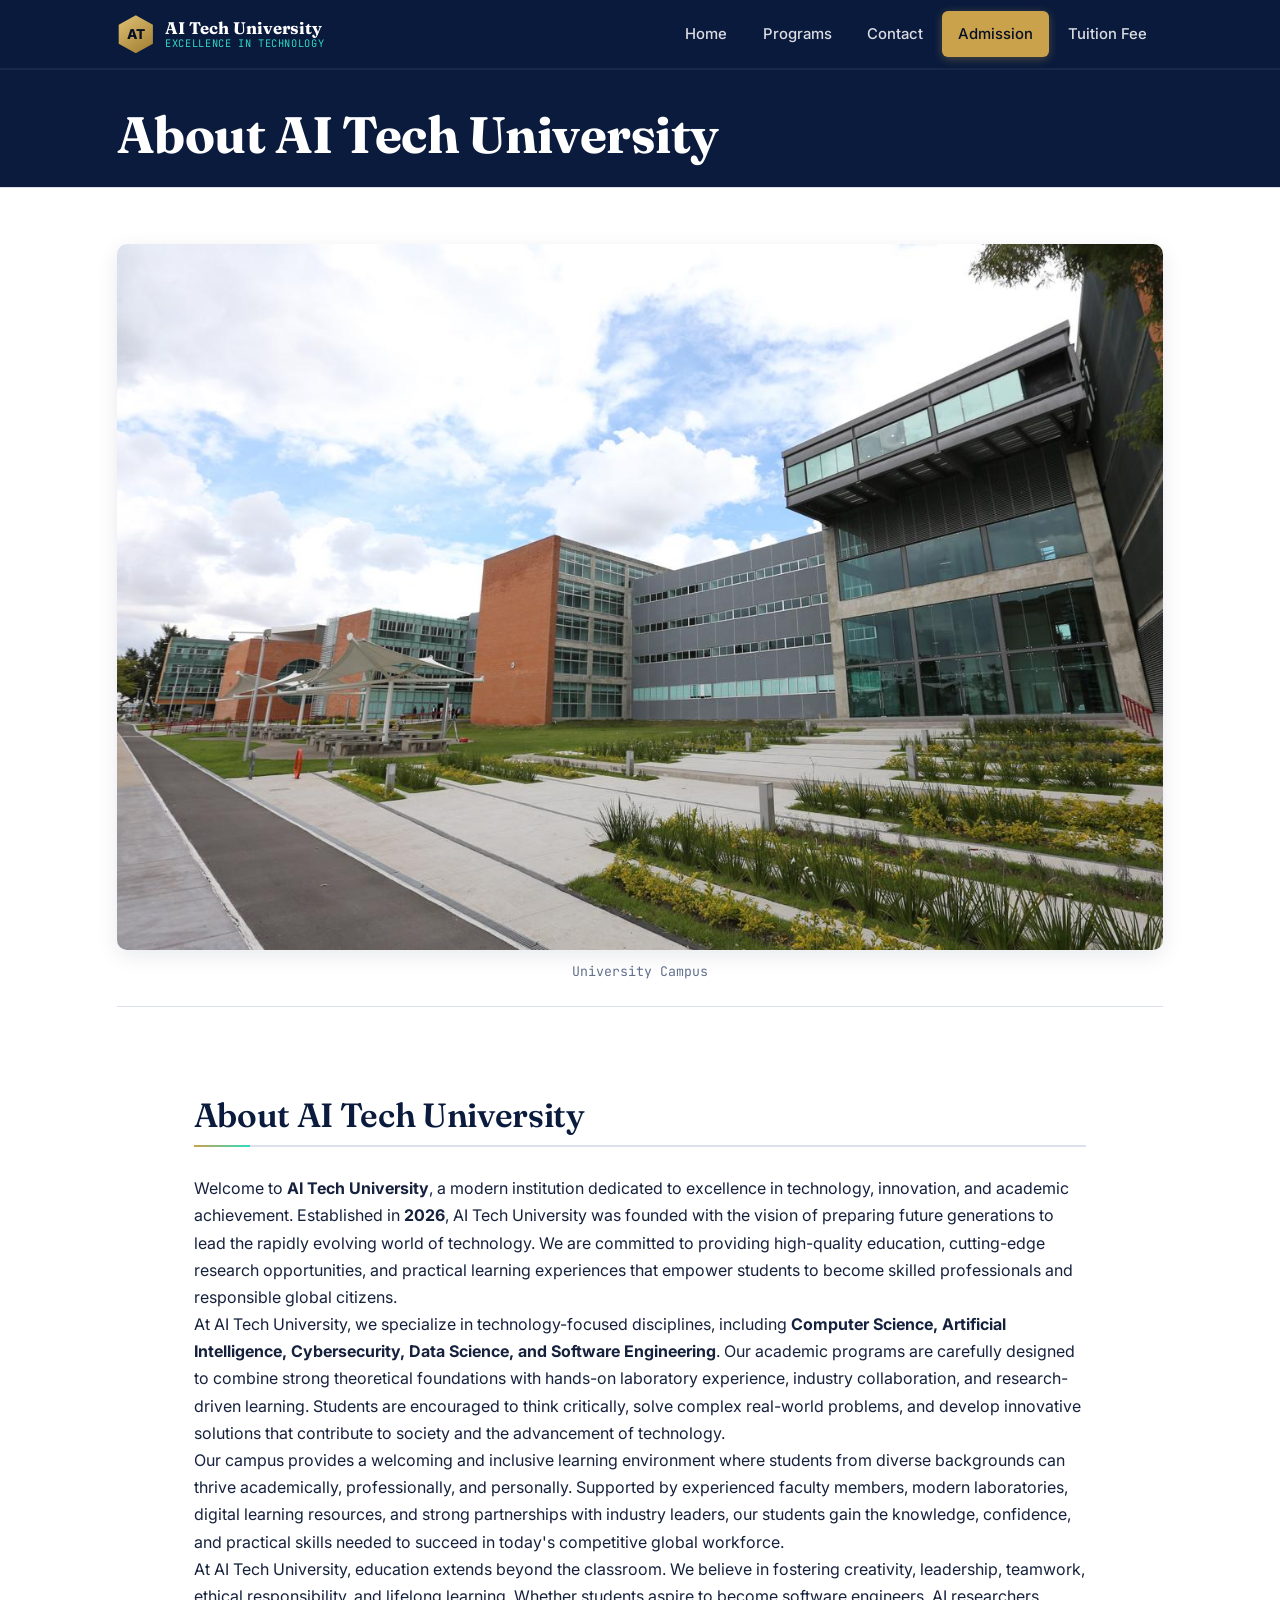
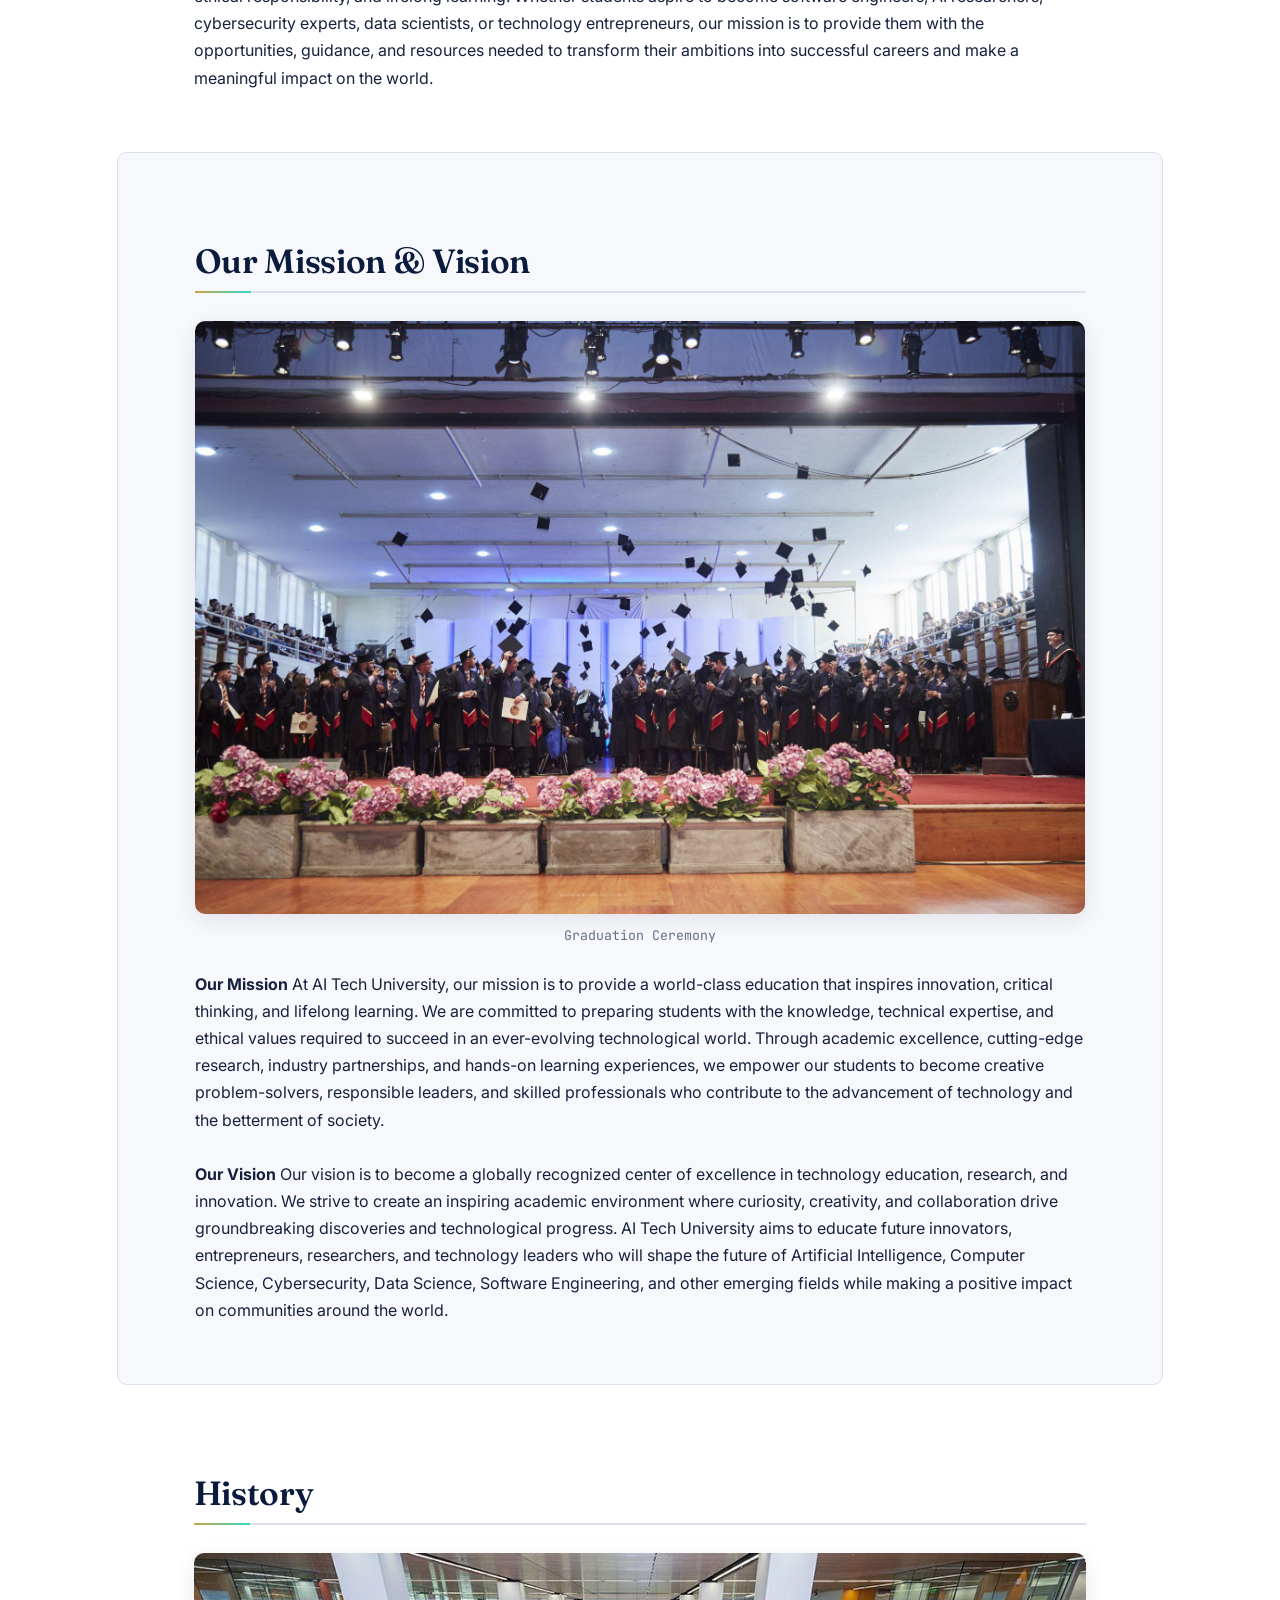
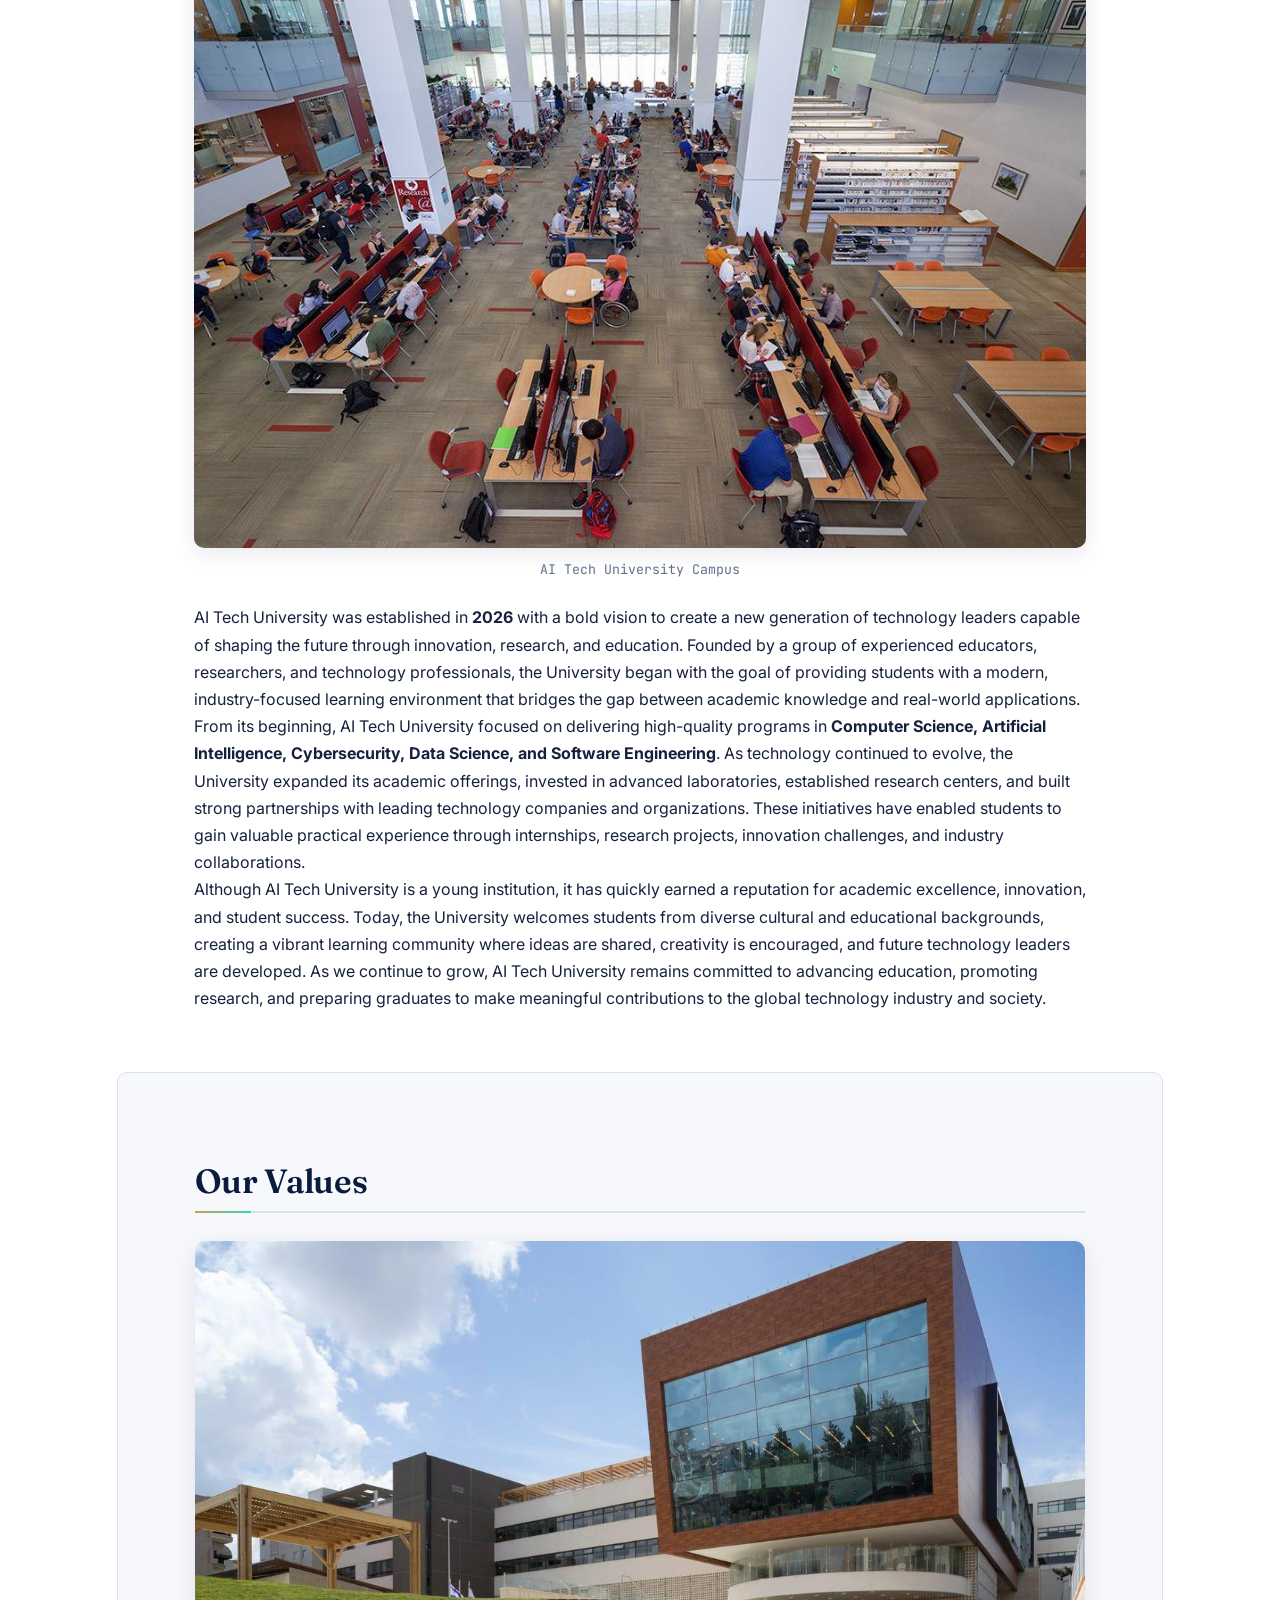
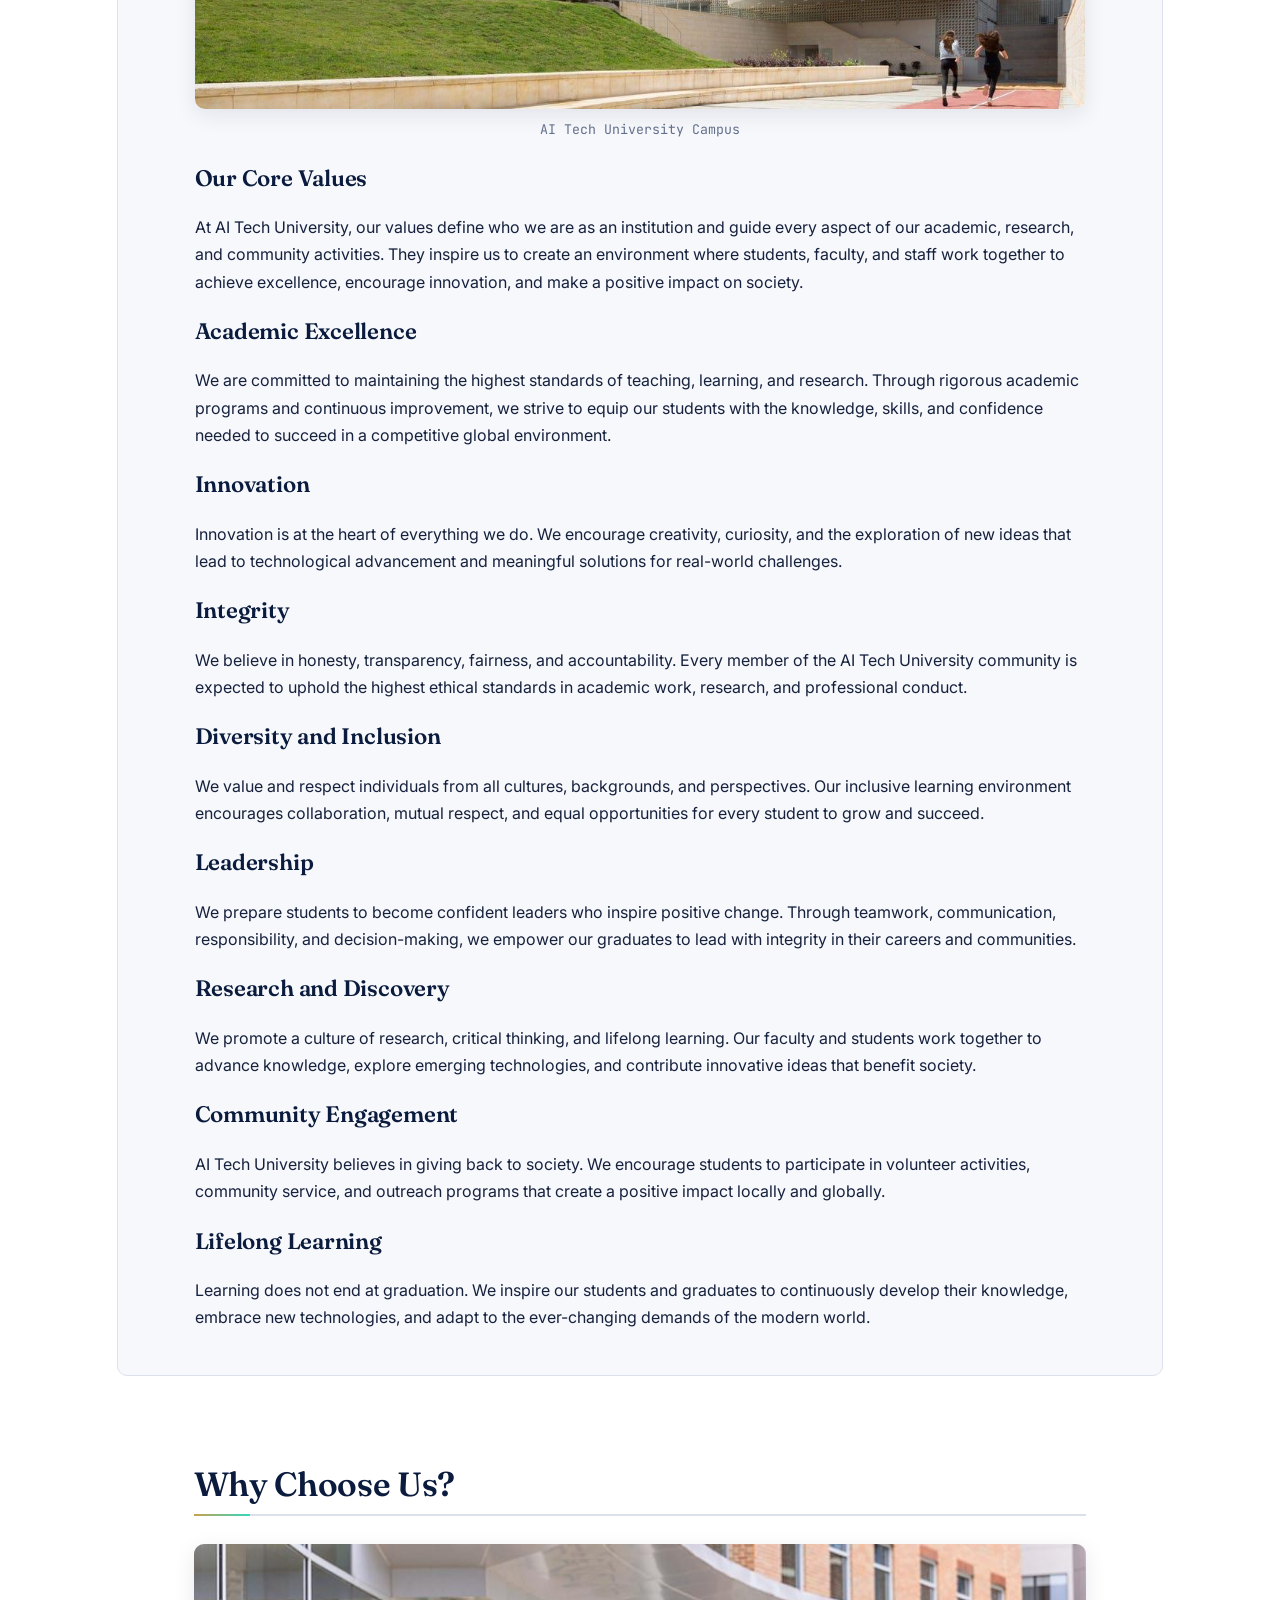
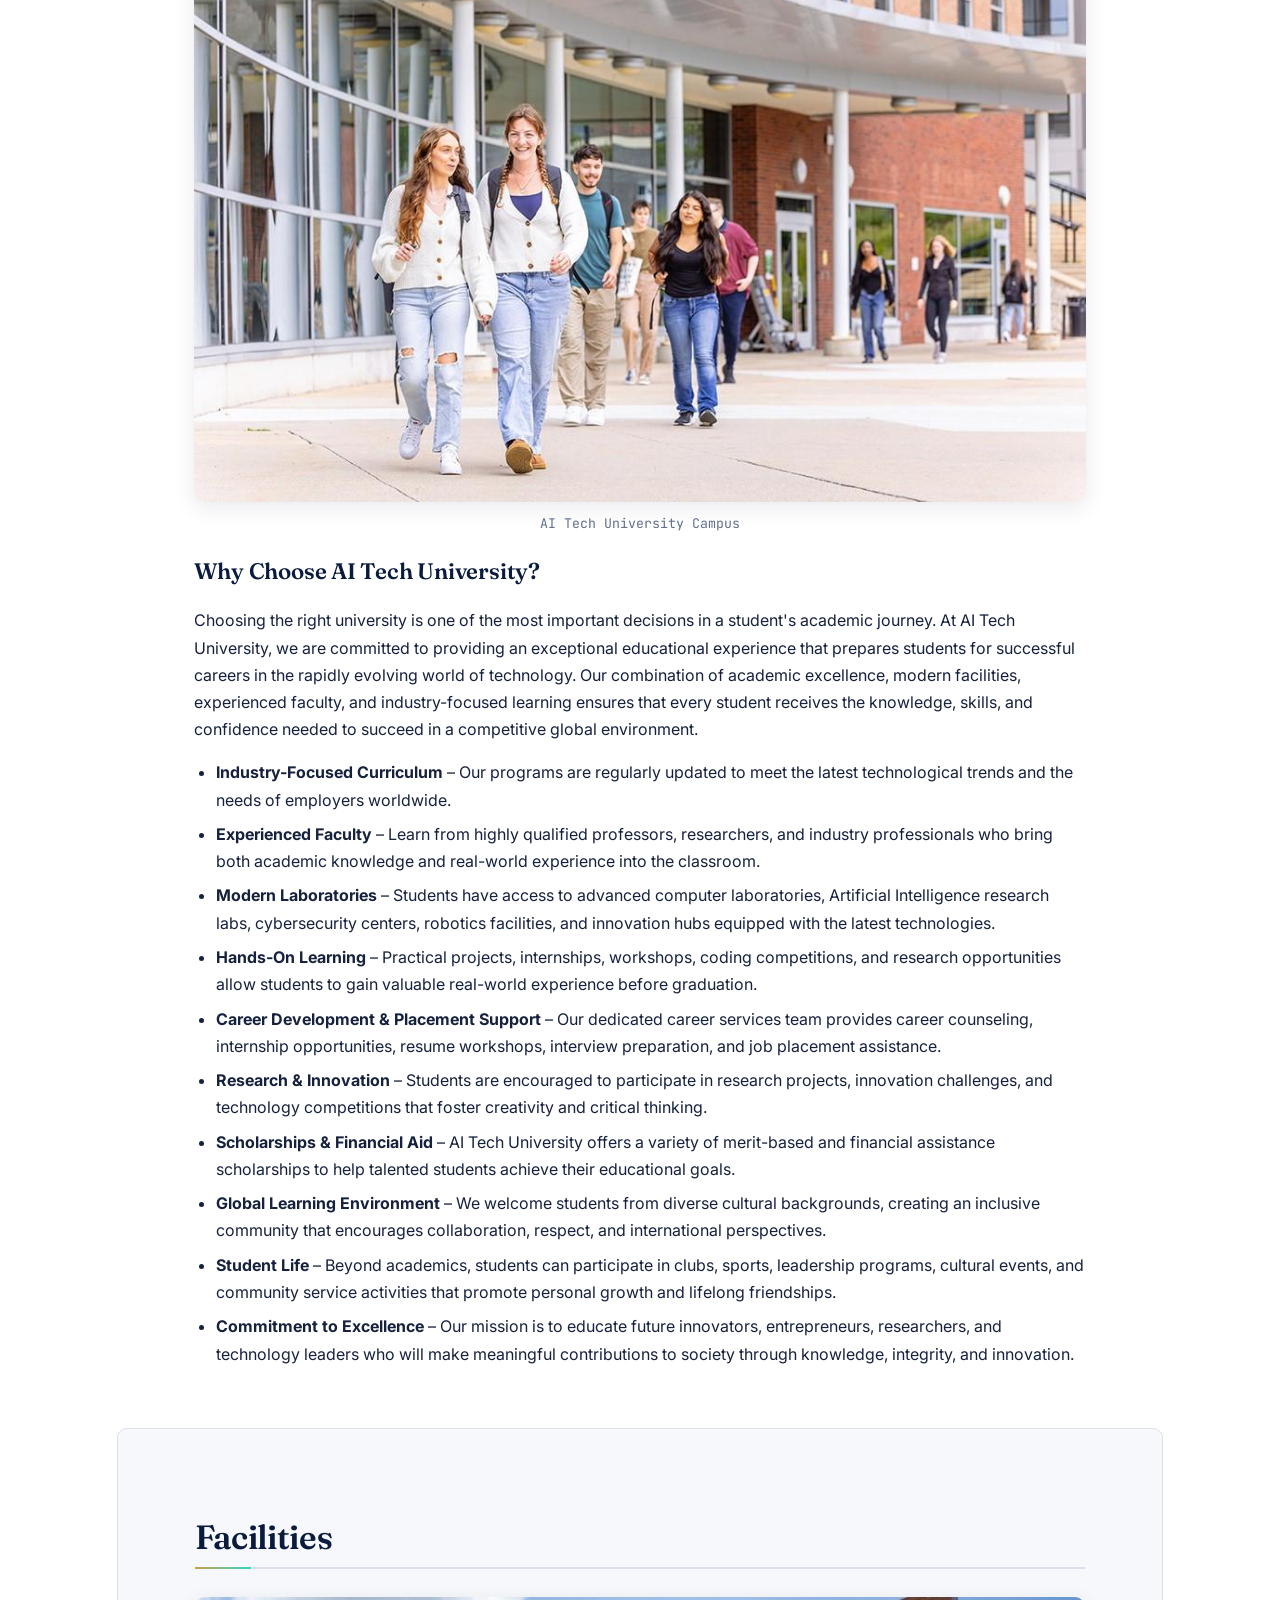
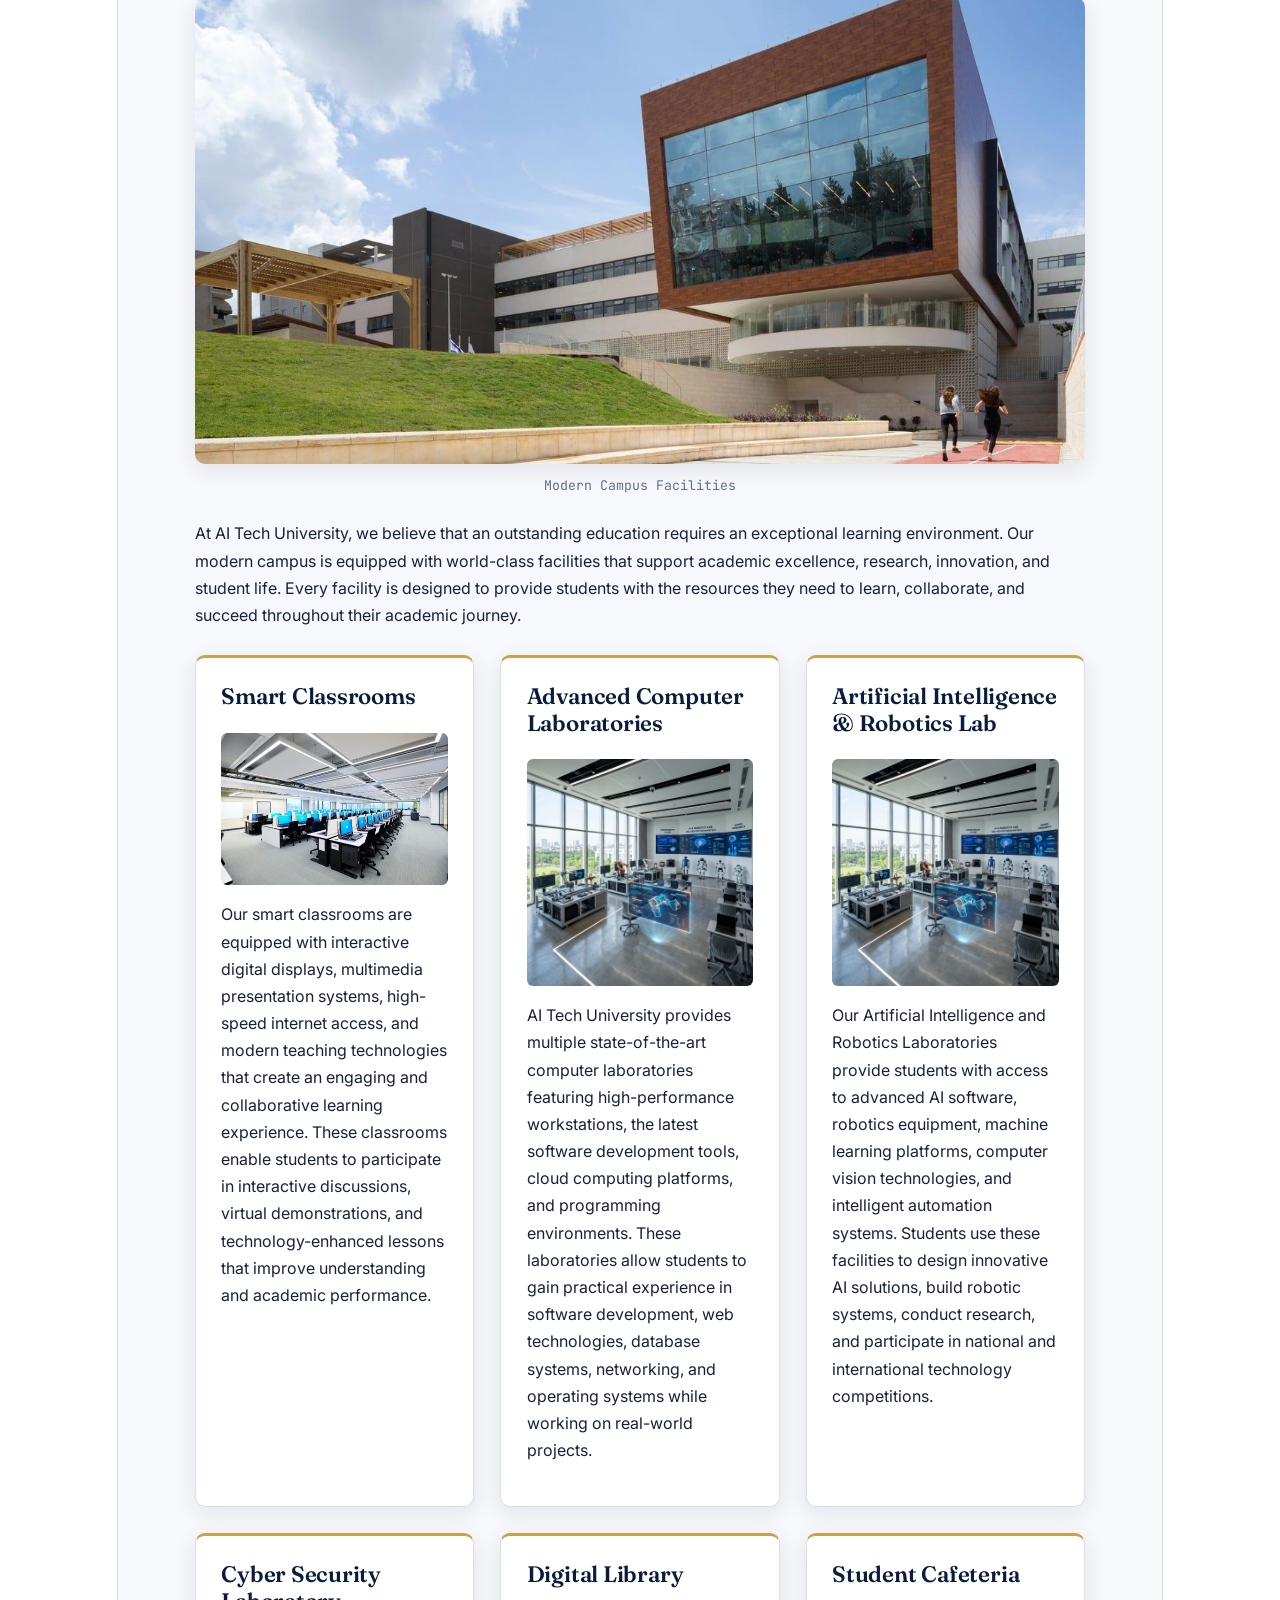
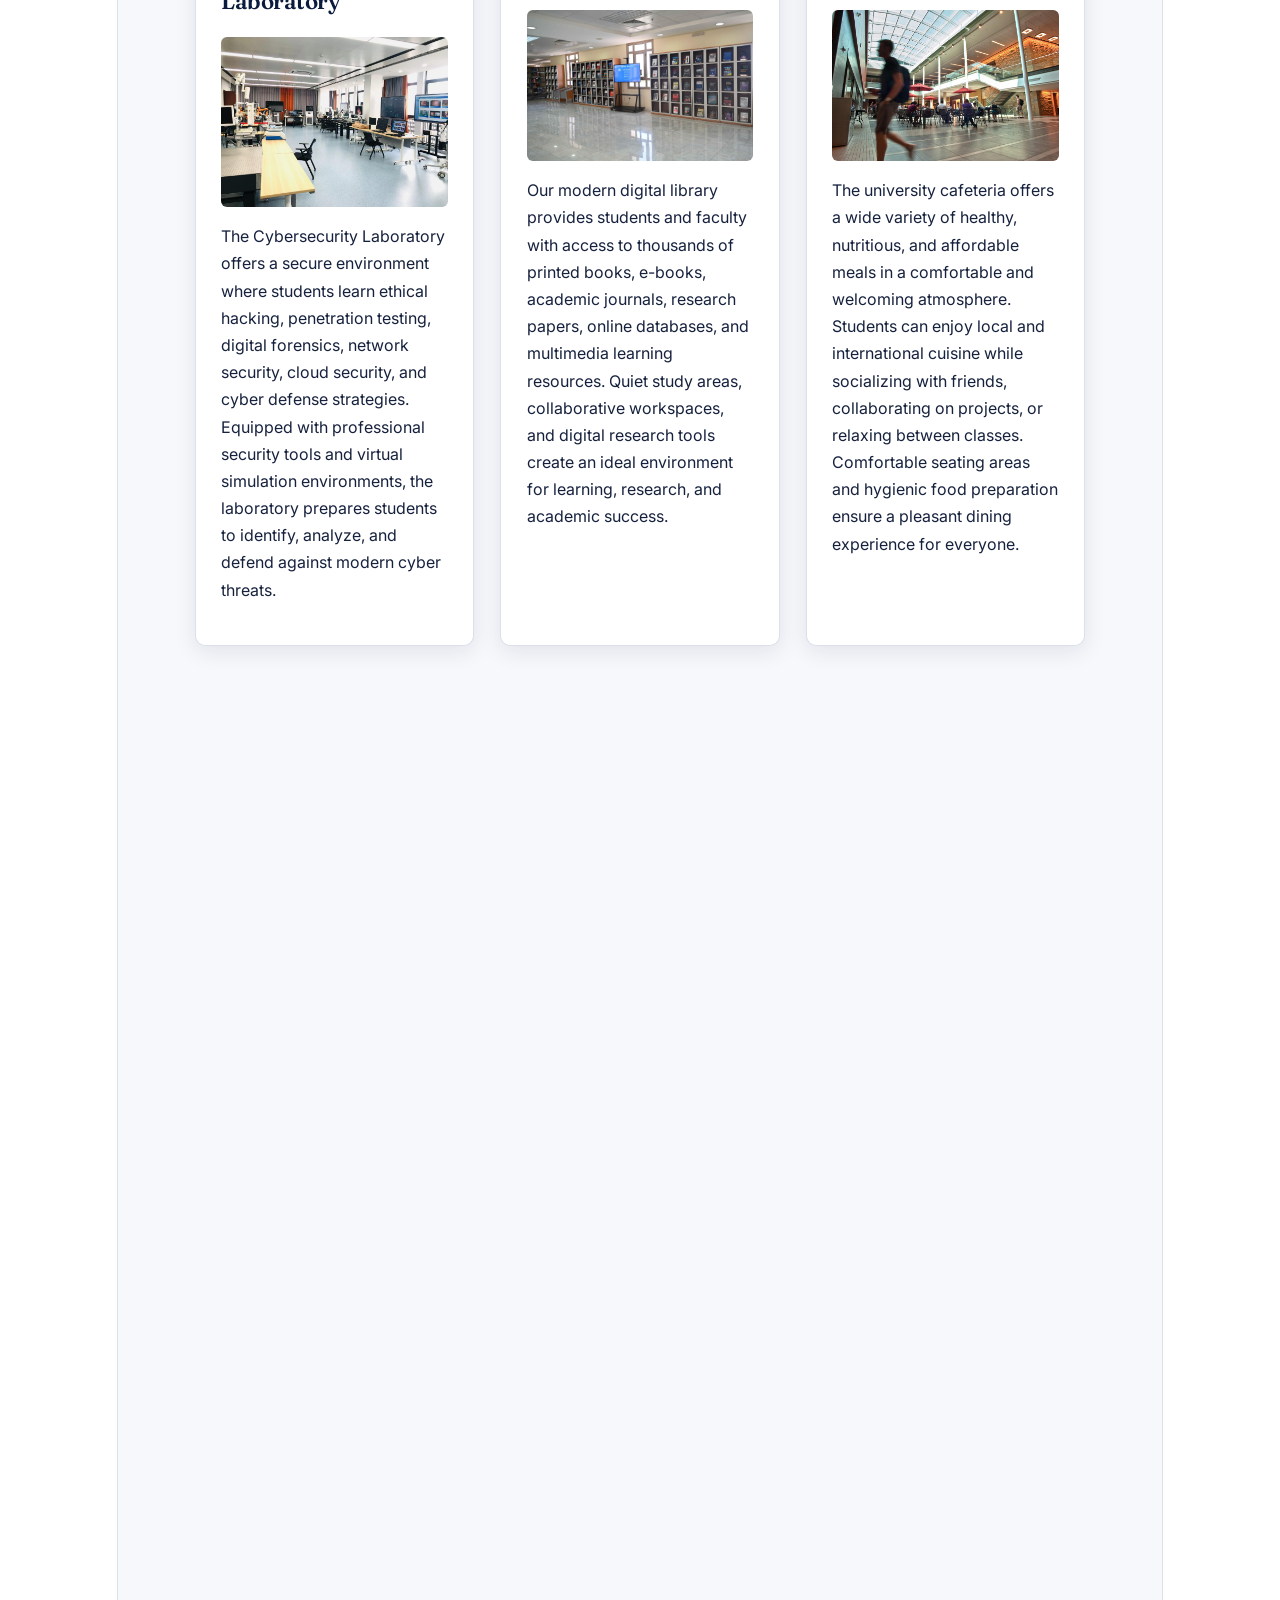
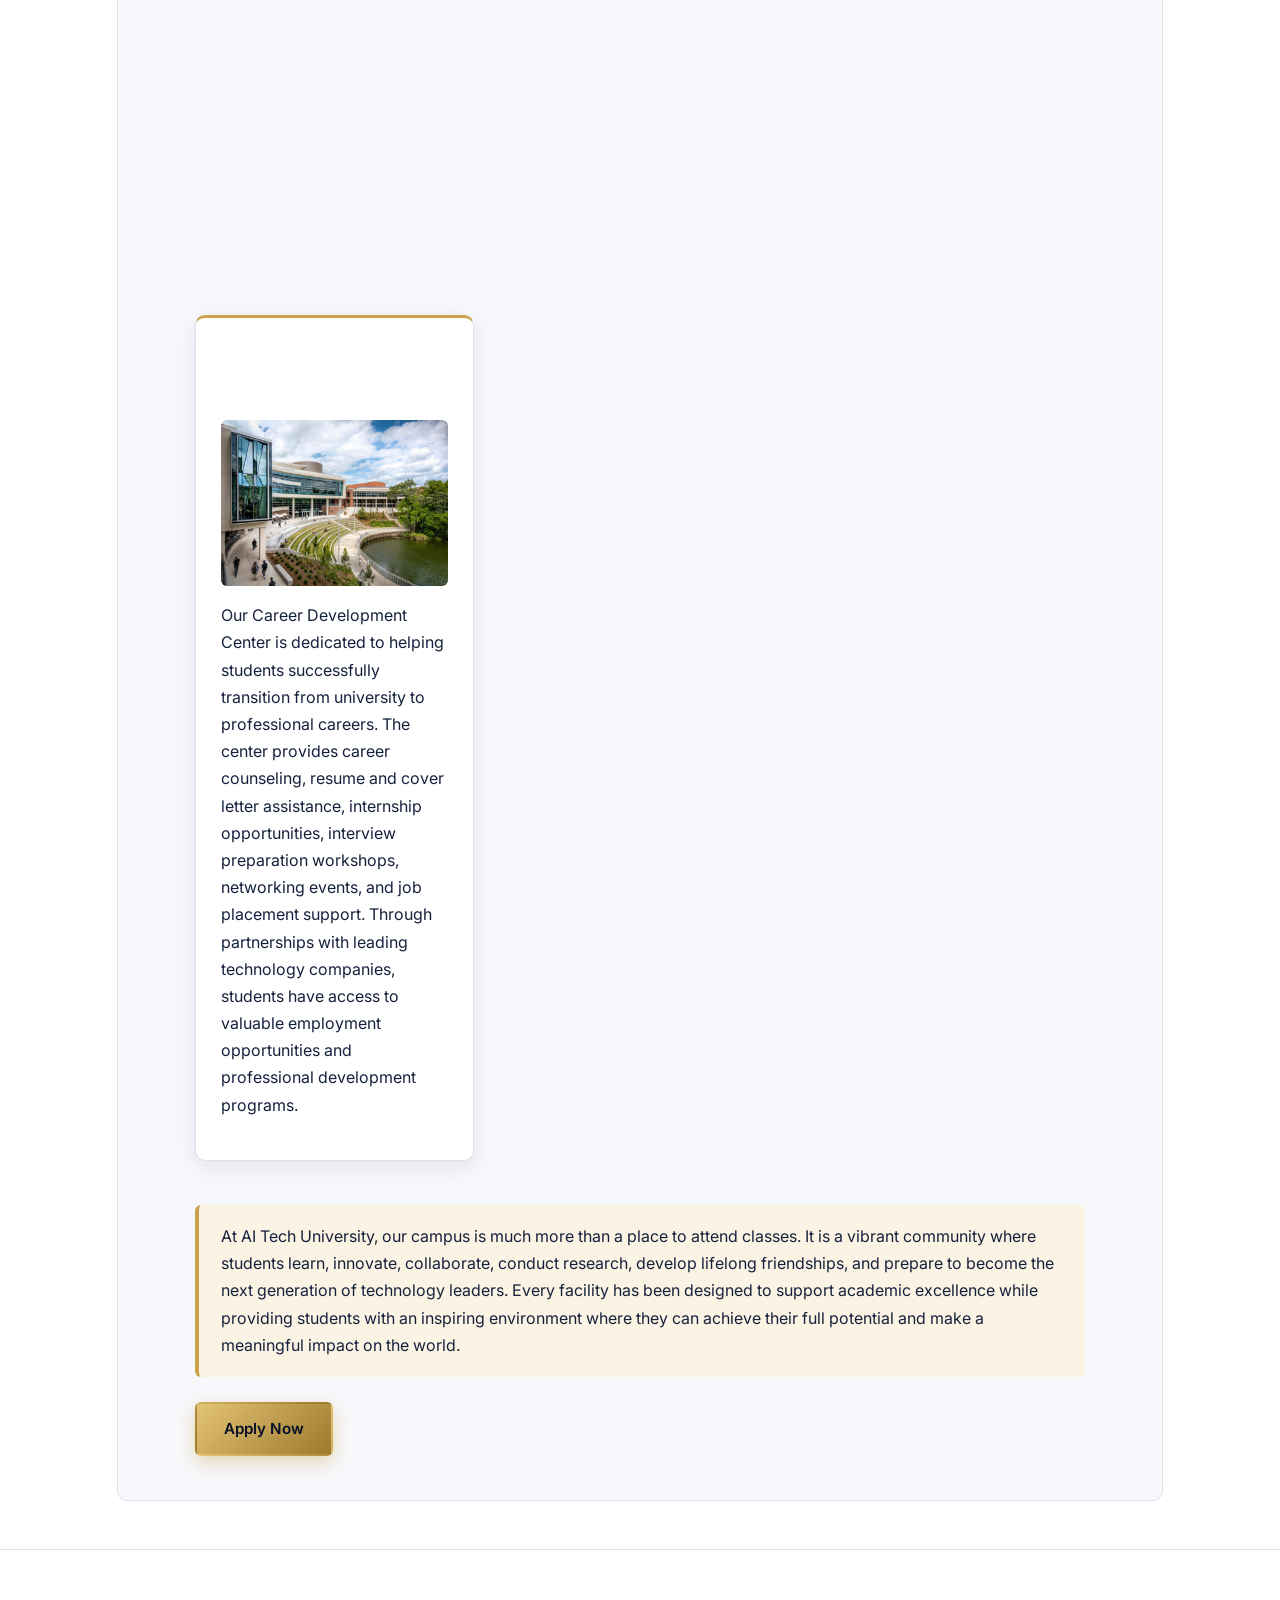
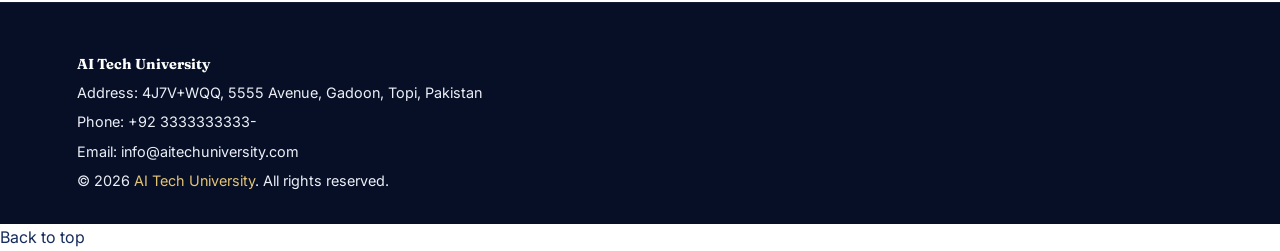
<file: about.html>
<!DOCTYPE html>
<html lang="en">
<head>
    <meta charset="UTF-8">
    <meta name="viewport" content="width=device-width, initial-scale=1.0">
    <title>About AI Tech University</title>
    <link rel="icon" href="logo.png">
    <link rel="stylesheet" href="main.css">
    <link rel="preconnect" href="https://fonts.googleapis.com">
</head>
<body id="top">
     <nav class="navbar">
     <ul class="nav-links">
        <li><a href="index.html">Home</a></li>
        <li><a href="programs.html">Programs</a></li>
        <li><a href="contact.html">Contact</a></li>
        <li><a href="admission.html">Admission</a></li>
        <li><a href="tuitionfee.html">Tuition Fee</a></li>
    </ul>
    </nav>
<header class="site-header">
    <h1>
     About AI Tech University
    </h1>
   
    </header>
    <hr>
    <main>
        <figure class="img-card">
    <img src="img/about1.jpg" alt="About AI Tech University" width="600" height="400" loading="lazy">
    <figcaption>University Campus</figcaption>
    </figure>
    <hr>
<section class="about-section">
    <h2>About AI Tech University</h2>
    <p>
Welcome to <strong>AI Tech University</strong>, a modern institution dedicated to excellence in technology, innovation, and academic achievement. Established in <strong>2026</strong>, AI Tech University was founded with the vision of preparing future generations to lead the rapidly evolving world of technology. We are committed to providing high-quality education, cutting-edge research opportunities, and practical learning experiences that empower students to become skilled professionals and responsible global citizens.
<br>
At AI Tech University, we specialize in technology-focused disciplines, including <strong>Computer Science, Artificial Intelligence, Cybersecurity, Data Science, and Software Engineering</strong>. Our academic programs are carefully designed to combine strong theoretical foundations with hands-on laboratory experience, industry collaboration, and research-driven learning. Students are encouraged to think critically, solve complex real-world problems, and develop innovative solutions that contribute to society and the advancement of technology.
<br>
Our campus provides a welcoming and inclusive learning environment where students from diverse backgrounds can thrive academically, professionally, and personally. Supported by experienced faculty members, modern laboratories, digital learning resources, and strong partnerships with industry leaders, our students gain the knowledge, confidence, and practical skills needed to succeed in today's competitive global workforce.
<br>
At AI Tech University, education extends beyond the classroom. We believe in fostering creativity, leadership, teamwork, ethical responsibility, and lifelong learning. Whether students aspire to become software engineers, AI researchers, cybersecurity experts, data scientists, or technology entrepreneurs, our mission is to provide them with the opportunities, guidance, and resources needed to transform their ambitions into successful careers and make a meaningful impact on the world.

    </p>
</section>
<section class="about-section alt">
<h2>Our Mission & Vision</h2>
<figure class="img-card">
    <img src="img/about5.jpg" alt="Mission&Vision Image" width="600" height="400" loading="lazy">
    <figcaption>Graduation Ceremony</figcaption>
</figure>
<p>


<strong>Our Mission</strong>

At AI Tech University, our mission is to provide a world-class education that inspires innovation, critical thinking, and lifelong learning. We are committed to preparing students with the knowledge, technical expertise, and ethical values required to succeed in an ever-evolving technological world. Through academic excellence, cutting-edge research, industry partnerships, and hands-on learning experiences, we empower our students to become creative problem-solvers, responsible leaders, and skilled professionals who contribute to the advancement of technology and the betterment of society.
<br>
<br>

<strong>Our Vision</strong>

Our vision is to become a globally recognized center of excellence in technology education, research, and innovation. We strive to create an inspiring academic environment where curiosity, creativity, and collaboration drive groundbreaking discoveries and technological progress. AI Tech University aims to educate future innovators, entrepreneurs, researchers, and technology leaders who will shape the future of Artificial Intelligence, Computer Science, Cybersecurity, Data Science, Software Engineering, and other emerging fields while making a positive impact on communities around the world.

</p>
</section><section class="about-section"><h2>History</h2>
<figure class="img-card">
    <img src="img/about2.jpg" alt="History Image" width="600" height="400" loading="lazy">
    <figcaption>AI Tech University Campus</figcaption>
</figure>
<p>

AI Tech University was established in <strong>2026</strong> with a bold vision to create a new generation of technology leaders capable of shaping the future through innovation, research, and education. Founded by a group of experienced educators, researchers, and technology professionals, the University began with the goal of providing students with a modern, industry-focused learning environment that bridges the gap between academic knowledge and real-world applications.
<br>
From its beginning, AI Tech University focused on delivering high-quality programs in <strong>Computer Science, Artificial Intelligence, Cybersecurity, Data Science, and Software Engineering</strong>. As technology continued to evolve, the University expanded its academic offerings, invested in advanced laboratories, established research centers, and built strong partnerships with leading technology companies and organizations. These initiatives have enabled students to gain valuable practical experience through internships, research projects, innovation challenges, and industry collaborations.
<br>
Although AI Tech University is a young institution, it has quickly earned a reputation for academic excellence, innovation, and student success. Today, the University welcomes students from diverse cultural and educational backgrounds, creating a vibrant learning community where ideas are shared, creativity is encouraged, and future technology leaders are developed. As we continue to grow, AI Tech University remains committed to advancing education, promoting research, and preparing graduates to make meaningful contributions to the global technology industry and society.
</p>
</section><section class="about-section alt"><h2>Our Values</h2>
<figure class="img-card">
    <img src="img/about3.jpg" alt="Values Image" width="600" height="400" loading="lazy">
    <figcaption>AI Tech University Campus</figcaption>
</figure>
    <h3>Our Core Values</h3>

At AI Tech University, our values define who we are as an institution and guide every aspect of our academic, research, and community activities. They inspire us to create an environment where students, faculty, and staff work together to achieve excellence, encourage innovation, and make a positive impact on society.

    <h3>Academic Excellence</h3>

We are committed to maintaining the highest standards of teaching, learning, and research. Through rigorous academic programs and continuous improvement, we strive to equip our students with the knowledge, skills, and confidence needed to succeed in a competitive global environment.

<h3>Innovation</h3>

Innovation is at the heart of everything we do. We encourage creativity, curiosity, and the exploration of new ideas that lead to technological advancement and meaningful solutions for real-world challenges.

<h3>Integrity</h3>

We believe in honesty, transparency, fairness, and accountability. Every member of the AI Tech University community is expected to uphold the highest ethical standards in academic work, research, and professional conduct.

<h3>Diversity and Inclusion</h3>

We value and respect individuals from all cultures, backgrounds, and perspectives. Our inclusive learning environment encourages collaboration, mutual respect, and equal opportunities for every student to grow and succeed.

<h3>Leadership</h3>

We prepare students to become confident leaders who inspire positive change. Through teamwork, communication, responsibility, and decision-making, we empower our graduates to lead with integrity in their careers and communities.

<h3>Research and Discovery</h3>

We promote a culture of research, critical thinking, and lifelong learning. Our faculty and students work together to advance knowledge, explore emerging technologies, and contribute innovative ideas that benefit society.

<h3>Community Engagement</h3>

AI Tech University believes in giving back to society. We encourage students to participate in volunteer activities, community service, and outreach programs that create a positive impact locally and globally.

<h3>Lifelong Learning</h3>

Learning does not end at graduation. We inspire our students and graduates to continuously develop their knowledge, embrace new technologies, and adapt to the ever-changing demands of the modern world.
</section><section class="about-section"><h2>Why Choose Us?</h2>
<figure class="img-card">
    <img src="img/about.jpg" alt="Why Choose Us Image" width="600" height="400" loading="lazy">
    <figcaption>AI Tech University Campus</figcaption>
</figure>

    <h3>Why Choose AI Tech University?</h3>

Choosing the right university is one of the most important decisions in a student's academic journey. At AI Tech University, we are committed to providing an exceptional educational experience that prepares students for successful careers in the rapidly evolving world of technology. Our combination of academic excellence, modern facilities, experienced faculty, and industry-focused learning ensures that every student receives the knowledge, skills, and confidence needed to succeed in a competitive global environment.
<ul>
    <li><strong>Industry-Focused Curriculum</strong> – Our programs are regularly updated to meet the latest technological trends and the needs of employers worldwide.</li>
    <li><strong>Experienced Faculty</strong> – Learn from highly qualified professors, researchers, and industry professionals who bring both academic knowledge and real-world experience into the classroom.</li>
    <li><strong>Modern Laboratories</strong> – Students have access to advanced computer laboratories, Artificial Intelligence research labs, cybersecurity centers, robotics facilities, and innovation hubs equipped with the latest technologies.</li>

    <li><strong>Hands-On Learning</strong> – Practical projects, internships, workshops, coding competitions, and research opportunities allow students to gain valuable real-world experience before graduation.</li>

    <li><strong>Career Development & Placement Support</strong> – Our dedicated career services team provides career counseling, internship opportunities, resume workshops, interview preparation, and job placement assistance.</li>

    <li><strong>Research & Innovation</strong> – Students are encouraged to participate in research projects, innovation challenges, and technology competitions that foster creativity and critical thinking.</li>

    <li><strong>Scholarships & Financial Aid</strong> – AI Tech University offers a variety of merit-based and financial assistance scholarships to help talented students achieve their educational goals.</li>

    <li><strong>Global Learning Environment</strong> – We welcome students from diverse cultural backgrounds, creating an inclusive community that encourages collaboration, respect, and international perspectives.</li>

    <li><strong>Student Life</strong> – Beyond academics, students can participate in clubs, sports, leadership programs, cultural events, and community service activities that promote personal growth and lifelong friendships.</li>

    <li><strong>Commitment to Excellence</strong> – Our mission is to educate future innovators, entrepreneurs, researchers, and technology leaders who will make meaningful contributions to society through knowledge, integrity, and innovation.</li>
</ul>

</section><section class="about-section alt"><h2>Facilities</h2>
<figure class="img-card">
    <img src="img/about3.jpg" alt="University Facilities" width="600" height="400" loading="lazy">
    <figcaption>Modern Campus Facilities</figcaption>
</figure>
<p>
At AI Tech University, we believe that an outstanding education requires an exceptional learning environment. Our modern campus is equipped with world-class facilities that support academic excellence, research, innovation, and student life. Every facility is designed to provide students with the resources they need to learn, collaborate, and succeed throughout their academic journey.</p>
<div class="facility-grid">
<div class="facility-card">
<h3>Smart Classrooms</h3>
<img src="image/f1.jpg" alt="Smart Classrooms" width="500" height="333" loading="lazy">
<p>
Our smart classrooms are equipped with interactive digital displays, multimedia presentation systems, high-speed internet access, and modern teaching technologies that create an engaging and collaborative learning experience. These classrooms enable students to participate in interactive discussions, virtual demonstrations, and technology-enhanced lessons that improve understanding and academic performance.
</p>
</div>
<div class="facility-card">
<h3>Advanced Computer Laboratories</h3>
<img src="image/f3.jpg" alt="Advanced Computer Laboratories" width="500" height="333" loading="lazy">
<p>
    AI Tech University provides multiple state-of-the-art computer laboratories featuring high-performance workstations, the latest software development tools, cloud computing platforms, and programming environments. These laboratories allow students to gain practical experience in software development, web technologies, database systems, networking, and operating systems while working on real-world projects.
</p>
</div>
<div class="facility-card">
<h3>Artificial Intelligence &amp; Robotics Lab</h3>
<img src="image/f3.jpg" alt="Artificial Intelligence & Robotics Lab" width="500" height="333" loading="lazy">
<p>
    Our Artificial Intelligence and Robotics Laboratories provide students with access to advanced AI software, robotics equipment, machine learning platforms, computer vision technologies, and intelligent automation systems. Students use these facilities to design innovative AI solutions, build robotic systems, conduct research, and participate in national and international technology competitions.
</p>
</div>
<div class="facility-card">
<h3>Cyber Security Laboratory</h3>
<img src="image/f7.jpg" alt="Cyber Security Laboratory" width="500" height="333" loading="lazy">
<p>
    The Cybersecurity Laboratory offers a secure environment where students learn ethical hacking, penetration testing, digital forensics, network security, cloud security, and cyber defense strategies. Equipped with professional security tools and virtual simulation environments, the laboratory prepares students to identify, analyze, and defend against modern cyber threats.
</p>
</div>
<div class="facility-card">
<h3>Digital Library</h3>
<img src="image/f6.jpg" alt="Digital Library" width="500" height="333" loading="lazy">
<p>
    Our modern digital library provides students and faculty with access to thousands of printed books, e-books, academic journals, research papers, online databases, and multimedia learning resources. Quiet study areas, collaborative workspaces, and digital research tools create an ideal environment for learning, research, and academic success.
</p>
</div>
<div class="facility-card">
<h3>Student Cafeteria</h3>
<img src="image/f8.jpg" alt="Student Cafeteria" width="500"
height="333" loading="lazy">
<p>
    The university cafeteria offers a wide variety of healthy, nutritious, and affordable meals in a comfortable and welcoming atmosphere. Students can enjoy local and international cuisine while socializing with friends, collaborating on projects, or relaxing between classes. Comfortable seating areas and hygienic food preparation ensure a pleasant dining experience for everyone.
</p>
</div>
<div class="facility-card">
<h3>Student Innovation Hub</h3>
<img src="image/f4.jpg" alt="Student Innovation Hub" width="500"
height="333" loading="lazy">
<p>
    The Student Innovation Hub serves as a collaborative workspace where students from different academic programs come together to develop innovative ideas, participate in hackathons, coding competitions, robotics challenges, and entrepreneurial projects. This creative environment encourages teamwork, leadership, and problem-solving while helping students transform their ideas into practical solutions.
</p>
</div>
<div class="facility-card">
<h3>Innovation & Research Hub</h3>
<img src="image/f2.jpg" alt="Innovation & Research Hub" width="500"
height="333" loading="lazy">
<p>
    Innovation is one of the core principles of AI Tech University. Our Innovation & Research Center encourages students and faculty members to collaborate on cutting-edge research projects, technological innovations, startup ideas, and scientific discoveries. The center provides modern research equipment, collaborative workspaces, and mentorship opportunities that inspire creativity and entrepreneurship.
</p>
</div>
<div class="facility-card">
<h3>Sports & Recreation Center</h3>
<img src="image/football.jpg" alt="Sports & Recreation Center - Indoor Courts" width="400" height="225" loading="lazy">
<img src="image/gym.jpg" alt="Sports & Recreation Center - Fitness Area" width="400" height="225" loading="lazy">
<img src="image/swim.jpg" alt="Sports & Recreation Center" width="400" height="225" loading="lazy">
<p>
    We believe that physical well-being is an important part of student success. Our Sports & Recreation Center includes indoor and outdoor sports facilities, a modern fitness center, basketball and volleyball courts, football grounds, and recreational spaces where students can stay active, reduce stress, and maintain a healthy lifestyle while balancing their academic responsibilities.
</p>
</div>
<div class="facility-card">
<h3>
    Career Development Center
</h3>
<img src="image/f5.jpg" alt="Career Development Center" width="500" height="333" loading="lazy">
<p>
    Our Career Development Center is dedicated to helping students successfully transition from university to professional careers. The center provides career counseling, resume and cover letter assistance, internship opportunities, interview preparation workshops, networking events, and job placement support. Through partnerships with leading technology companies, students have access to valuable employment opportunities and professional development programs.
</p>
</div>
</div>
<p class="facilities-closing">
At AI Tech University, our campus is much more than a place to attend classes. It is a vibrant community where students learn, innovate, collaborate, conduct research, develop lifelong friendships, and prepare to become the next generation of technology leaders. Every facility has been designed to support academic excellence while providing students with an inspiring environment where they can achieve their full potential and make a meaningful impact on the world.
</p>
<a href="admission.html" class="btn btn-primary">Apply Now</a>
</section></main>
<hr>
<footer class="site-footer">
        <p><strong>AI Tech University</strong></p>

        <p>Address: 4J7V+WQQ, 5555 Avenue, Gadoon, Topi, Pakistan</p>
        <p>Phone: +92 3333333333-</p>
        <p>Email: info@aitechuniversity.com</p>
        <p>&copy; 2026 <a href="about.html" target="_blank">AI Tech University</a>. All rights reserved.</p>
    </footer>
    <a href="#top">Back to top</a>
    <script src="script.js"></script>
</body>
</html>
</file>
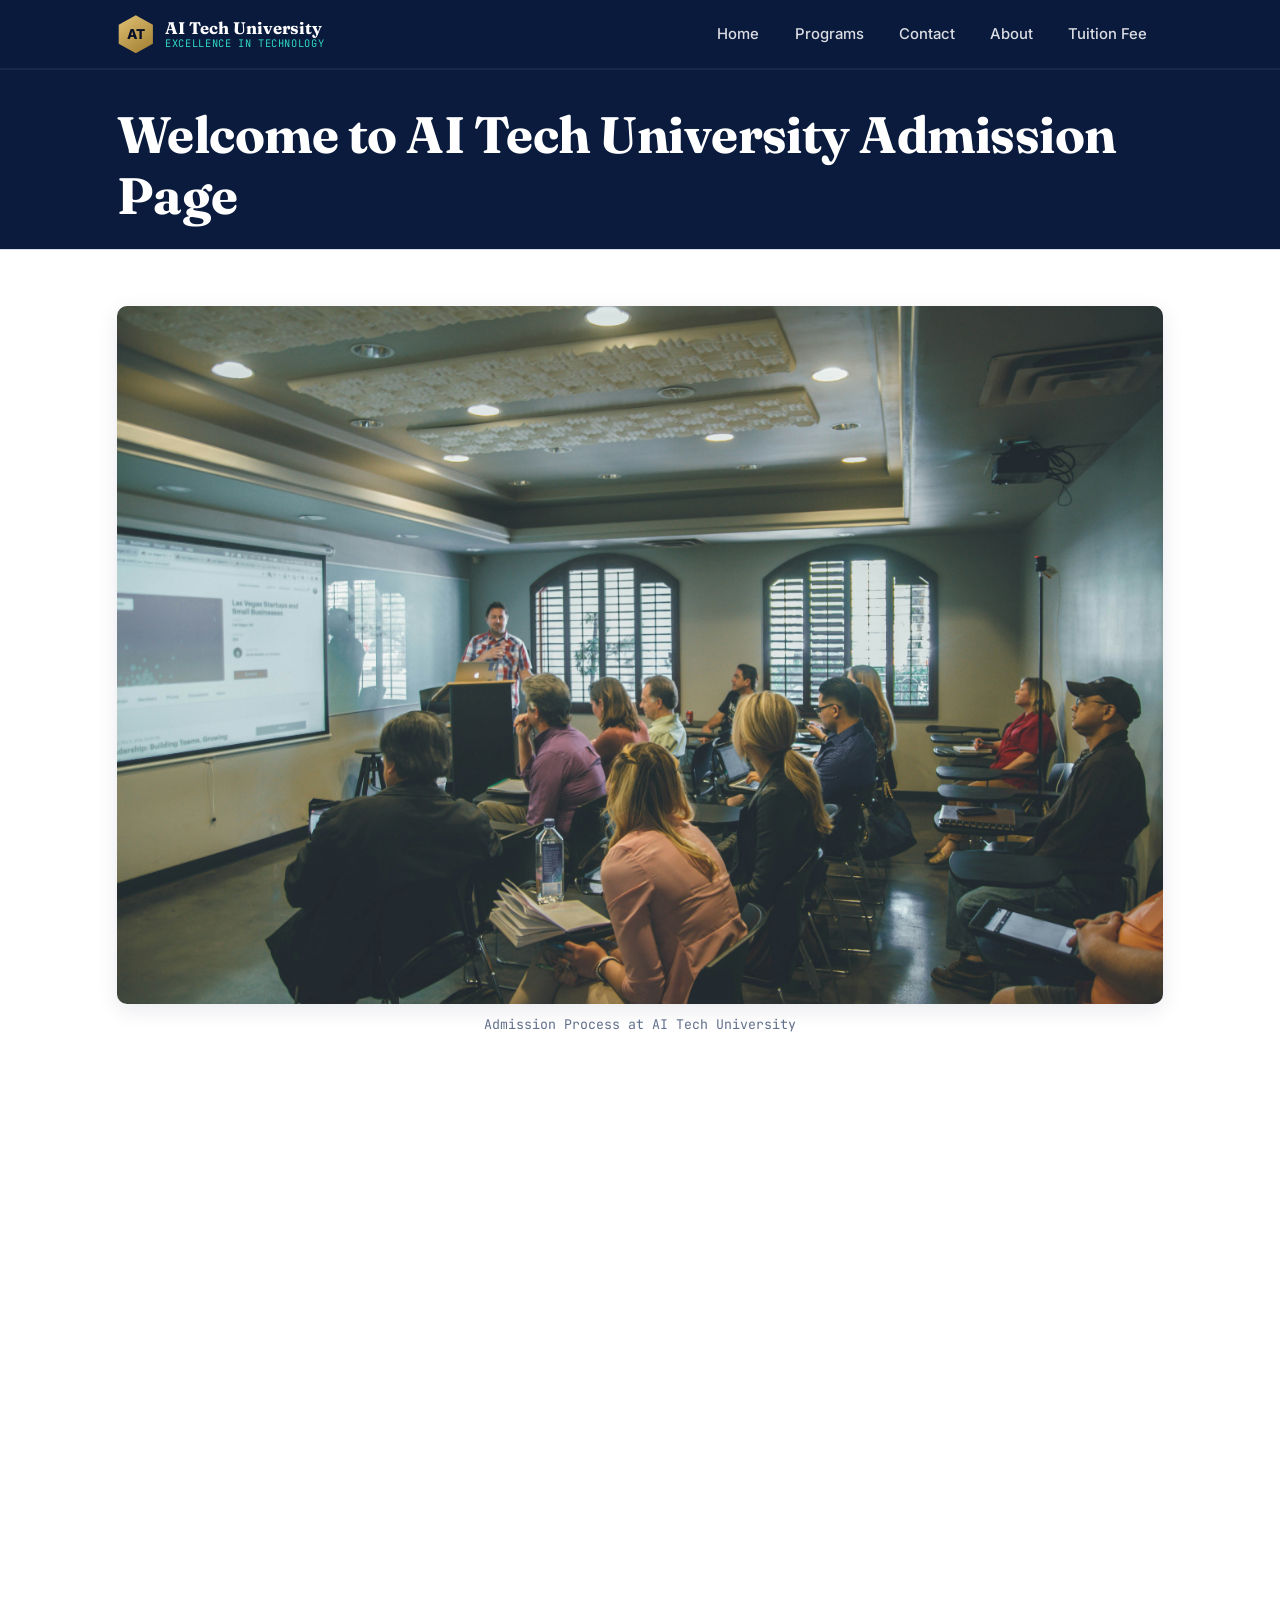
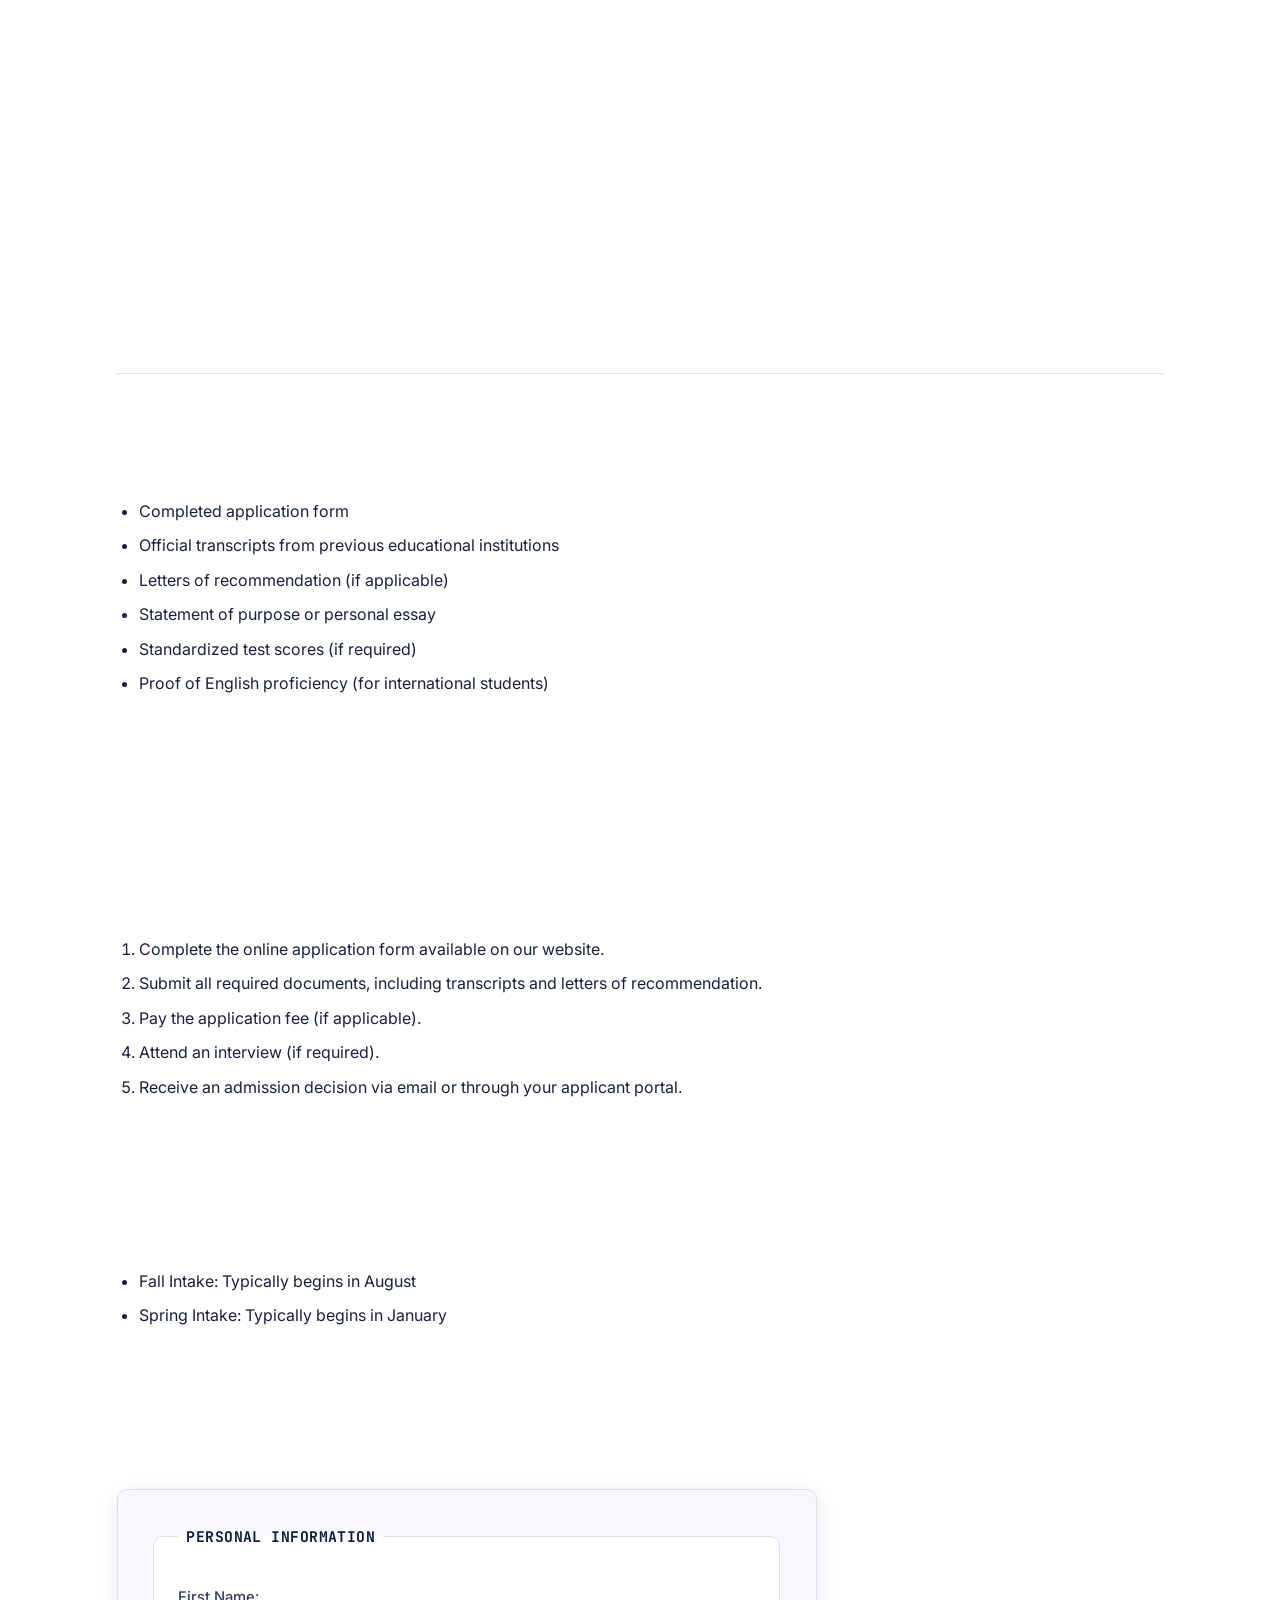
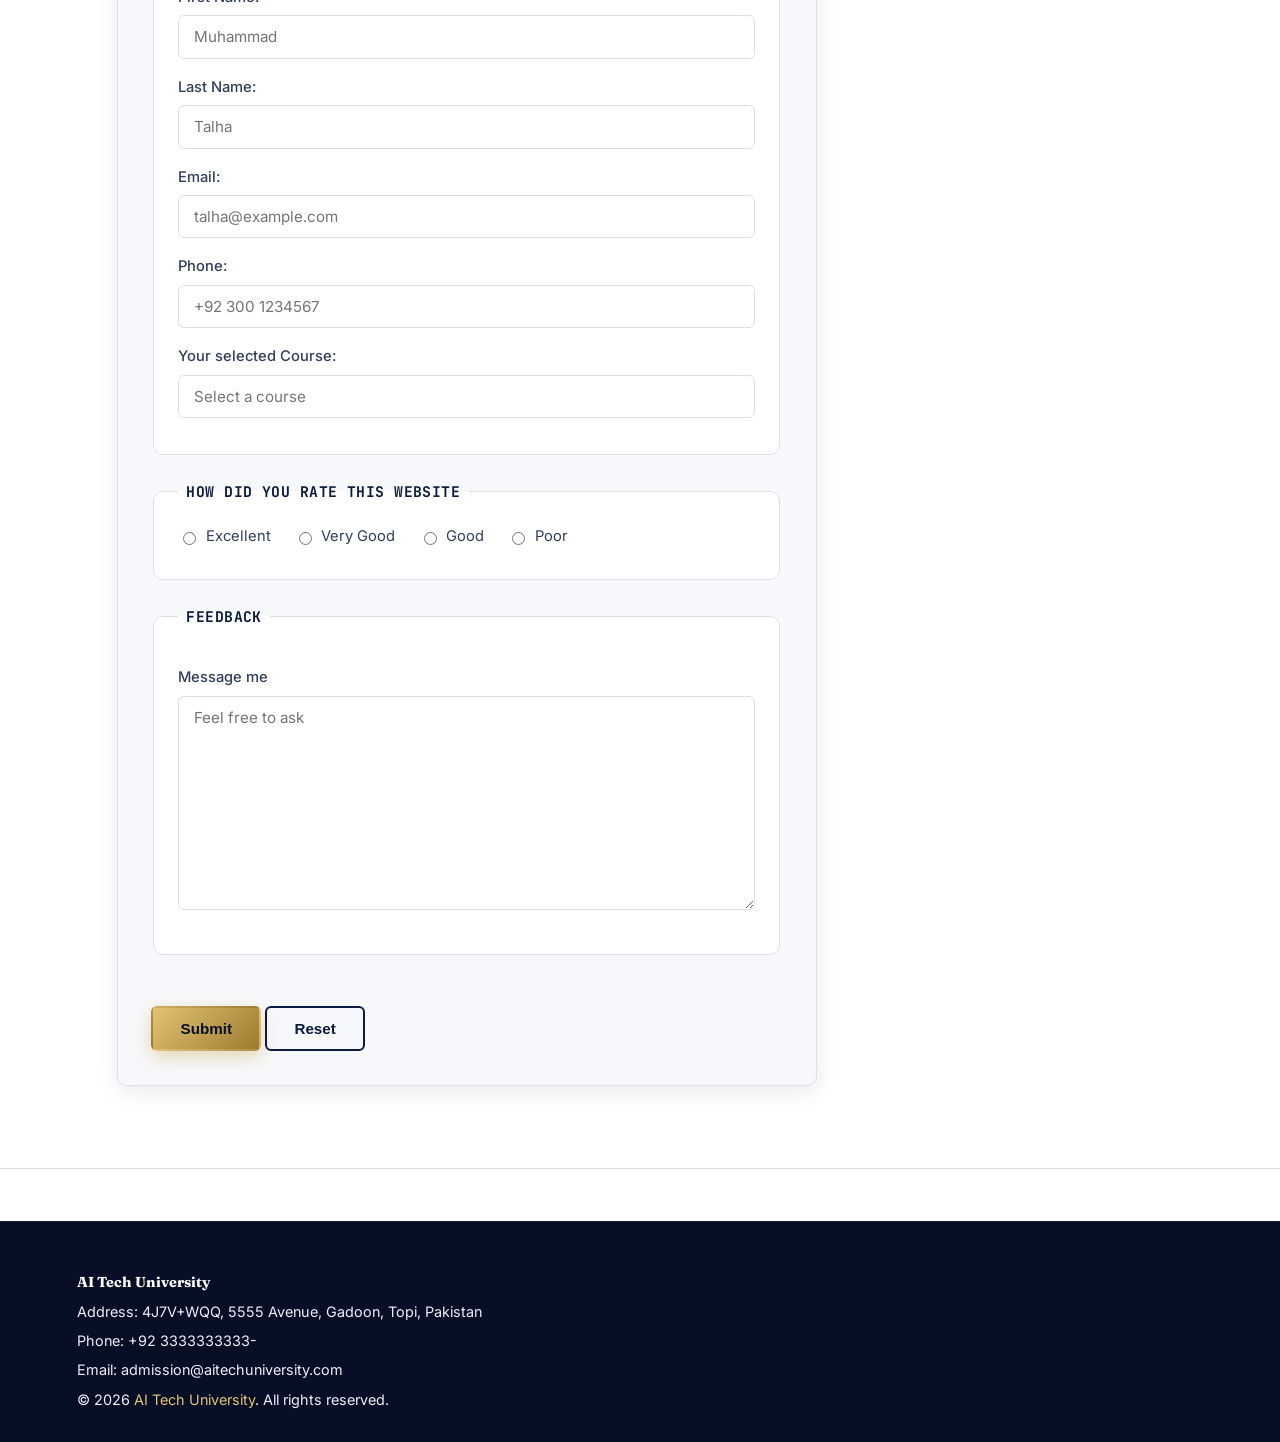
<file: admission.html>
<!DOCTYPE html>
<html lang="en">
<head>
    <meta charset="UTF-8">
    <meta name="viewport" content="width=device-width, initial-scale=1.0">
    <title>AI Tech University - Admission</title>
    <link rel="icon" href="logo.png">
    <link rel="stylesheet" href="main.css">
    <link rel="preconnect" href="https://fonts.googleapis.com">
</head>
<body>
     <nav class="navbar">
     <ul class="nav-links">
        <li><a href="index.html">Home</a></li>
        <li><a href="programs.html">Programs</a></li>
        <li><a href="contact.html">Contact</a></li>
        <li><a href="about.html">About</a></li>
        <li><a href="tuitionfee.html">Tuition Fee</a></li>
    </ul>
    </nav>
<header class="site-header">
    <h1>
        Welcome to AI Tech University Admission Page
    </h1>
   
    </header>
    <hr>
    <main><figure class="img-card">
    <img src="img/adm2.jpg" alt="Admission Image" width="600" height="400" loading="lazy">
    <figcaption>Admission Process at AI Tech University</figcaption>
    </figure>
    <p>
        At AI Tech University, we are committed to providing a seamless and efficient admission process for prospective students. Our goal is to ensure that every applicant has the opportunity to join our vibrant academic community and pursue their passion for technology and innovation.
        At AI Tech University, we believe every student deserves the opportunity to build a successful future in technology. Our admission process is designed to be simple, transparent, and accessible for students from around the world. Whether you are applying for an undergraduate or postgraduate program, our admissions team is committed to helping you through every step of your application journey.

We welcome ambitious students who are passionate about innovation, problem-solving, and creating the technologies of tomorrow. If you are ready to begin your journey in Artificial Intelligence, Computer Science, Cybersecurity, Data Science, or Software Engineering, we encourage you to apply today.
    </p>
<figure class="img-card">
    <img src="img/adm1.jpg" alt="Admission Image" width="600" height="400" loading="lazy">
    <figcaption>Admission Process at AI Tech University</figcaption>
</figure>
<hr>

    <h2>Admission Requirements</h2>
    <ul>
        <li>Completed application form</li>
        <li>Official transcripts from previous educational institutions</li>
        <li>Letters of recommendation (if applicable)</li>
        <li>Statement of purpose or personal essay</li>
        <li>Standardized test scores (if required)</li>
        <li>Proof of English proficiency (for international students)</li>
    </ul>
    <p class="note-box"><strong>Note:</strong> For International Students, the requirement is to submit a valid English proficiency test score. For more information, please <a href="international-students.html">click here</a>.</p>
    <h2>Application Process</h2>

    <ol class="process-steps">
        <li>Complete the online application form available on our website.</li>
        <li>Submit all required documents, including transcripts and letters of recommendation.</li>
        <li>Pay the application fee (if applicable).</li>
        <li>Attend an interview (if required).</li>
        <li>Receive an admission decision via email or through your applicant portal.</li>
    </ol>
    <h2>Admission Intakes</h2>
    <p>
        AI Tech University offer two main admission intakes each year:
    </p>
    <ul>
        <li>Fall Intake: Typically begins in August</li>
        <li>Spring Intake: Typically begins in January</li>
    </ul>
    <h3>Contact Our Admissions Team</h3>
    <p>
        If you have any questions or need assistance with the admission process, please do not hesitate to contact our admissions team. We are here to help you every step of the way.</p>
        <form action="#" method="post" class="site-form">
        <fieldset class="form-fieldset">
            <legend>Personal Information</legend>
            <p>
                <label for="FirstName">First Name:</label> <input type="text" id="FirstName" name="FirstName" placeholder="Muhammad" required autocomplete="on">
            </p>
            <p>
                <label for="LastName">Last Name:</label> 
                <input type="text" id="LastName" name="LastName" placeholder="Talha" required autocomplete="on"></p>
            <p>
                <label for="Email">Email:</label>
             <input type="email" id="Email" name="Email" placeholder="talha@example.com" required autocomplete="on"></p>
             <p> 
             <label for="Phone">Phone:</label> 
             <input type="tel" id="Phone" name="Phone" placeholder="+92 300 1234567" required autocomplete="on"></p>
             
             <p>
                <label for="Course">Your selected Course:</label>
                <input type="text" id="Course" name="Course" list="CourseList" placeholder="Select a course">
                <datalist id="CourseList">
                    <option value="Bs in Computer Science">
                    <option value="Ms in Computer Science">
                    <option value="Bs in Artificial Intelligence">
                    <option value="Ms in Artificial Intelligence">
                    <option value="Bs in Cybersecurity">
                    <option value="Ms in Cybersecurity">
                    <option value="Bs in Data Science">
                    <option value="Ms in Data Science">
                    <option value="Bs in Software Engineering">
                    <option value="Ms in Software Engineering">
                </datalist>
             </p>
        </fieldset>
       <fieldset class="form-fieldset form-fieldset-radio">
        <legend>How did you rate this website</legend>
             <p>
            <input type="radio"  name="Review"  id="Excellent" value="Excellent">
            <label for="Excellent">Excellent</label>
        </p>
         <p>
            <input type="radio"  name="Review" id="VeryGood" value="VeryGood">
            <label for="VeryGood">Very Good</label>
        </p>
         <p>
            <input type="radio" name="Review" id="Good"  value="Good">
            <label for="Good">Good</label>
        </p>
         <p>
            <input type="radio"  name="Review" id="Poor" value="Poor">
            <label for="Poor">Poor</label>
        </p>
       </fieldset>
       <fieldset class="form-fieldset">
        <legend>Feedback</legend>
        <p>
            <label for="message">Message me</label>
            <textarea name="message" id="message" rows="10" cols="30" placeholder="Feel free to ask"></textarea>
        </p>
       
    </fieldset>
    <br>
            <button type="submit" class="btn btn-primary">Submit</button>   
            <button type="reset" class="btn btn-outline">Reset</button>
            </form>
            </main>
    <hr>
    <footer class="site-footer">
        <p><strong>AI Tech University</strong></p>

        <p>Address: 4J7V+WQQ, 5555 Avenue, Gadoon, Topi, Pakistan</p>
        <p>Phone: +92 3333333333-</p>
        <p>Email: admission@aitechuniversity.com</p>
        <p>&copy; 2026 <a href="about.html" target="_blank">AI Tech University</a>. All rights reserved.</p>
    </footer>
    <script src="script.js"></script>
</body>
</html>
</file>
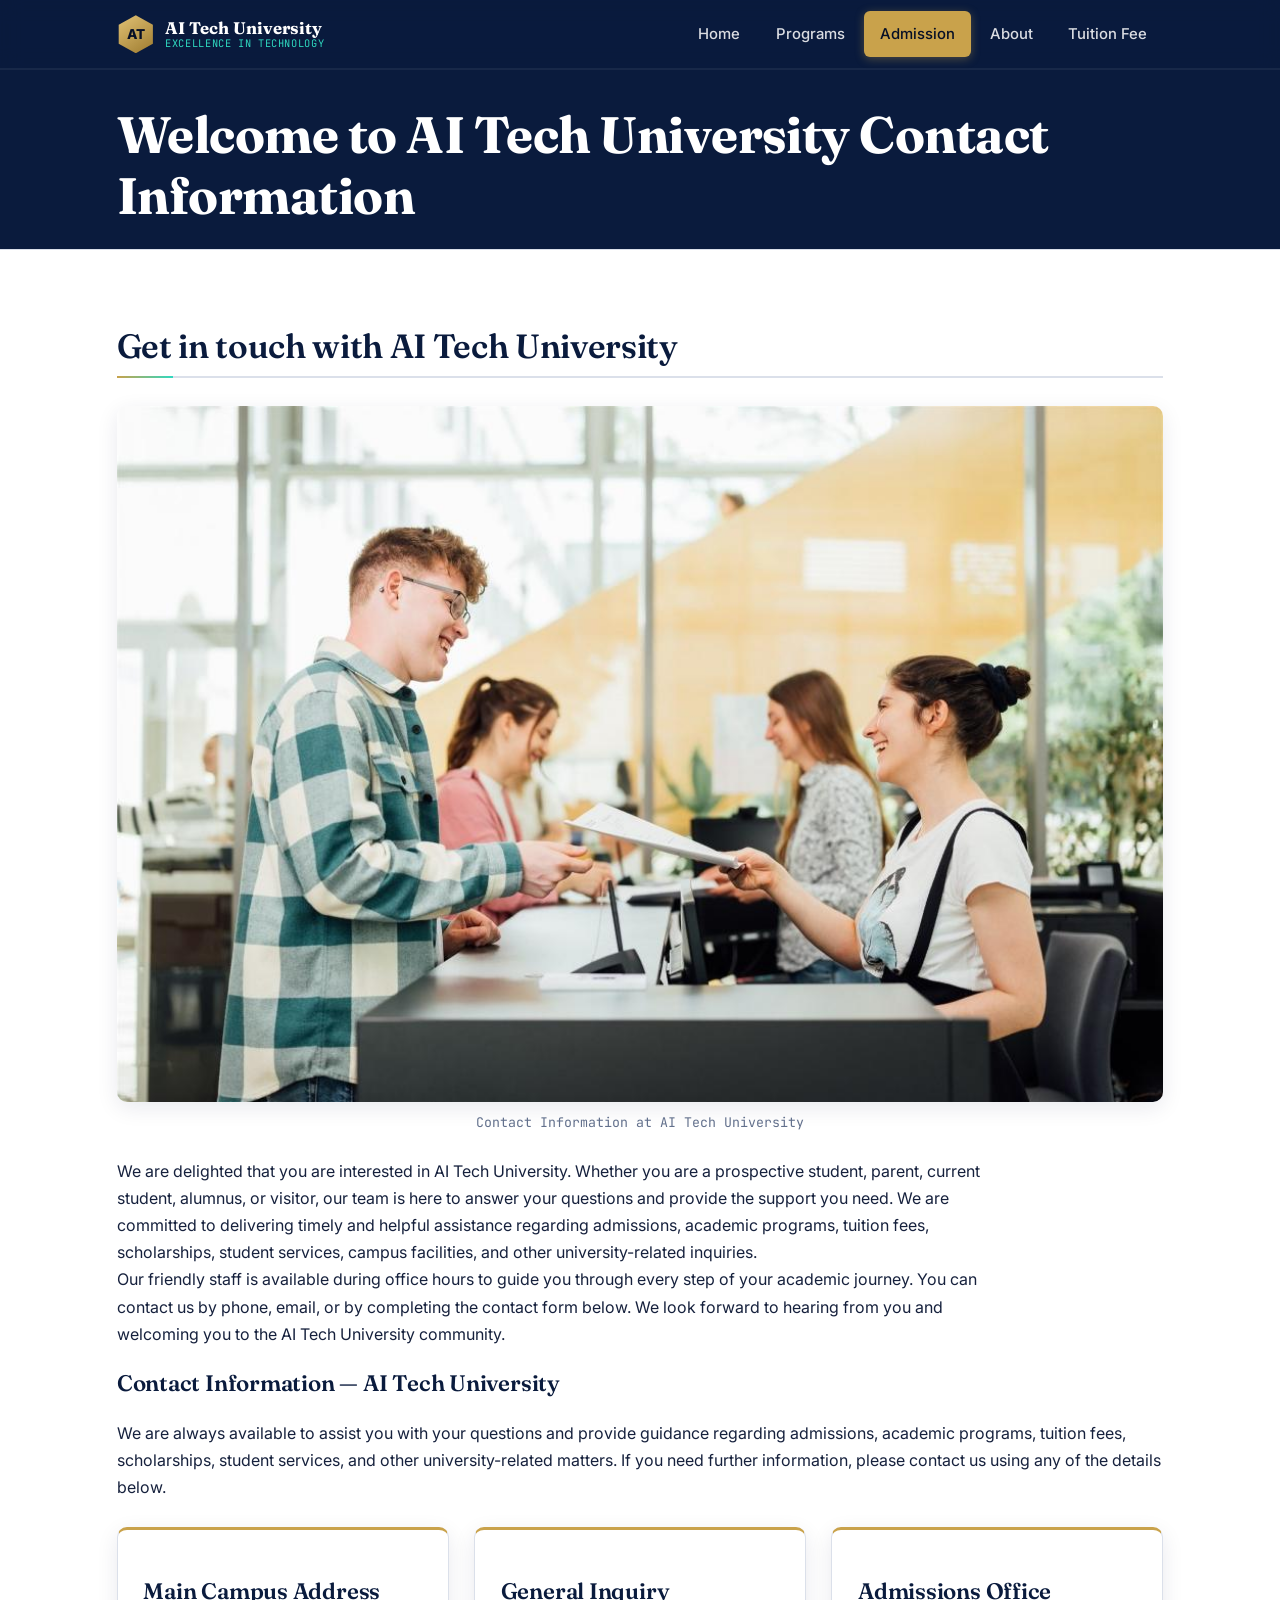
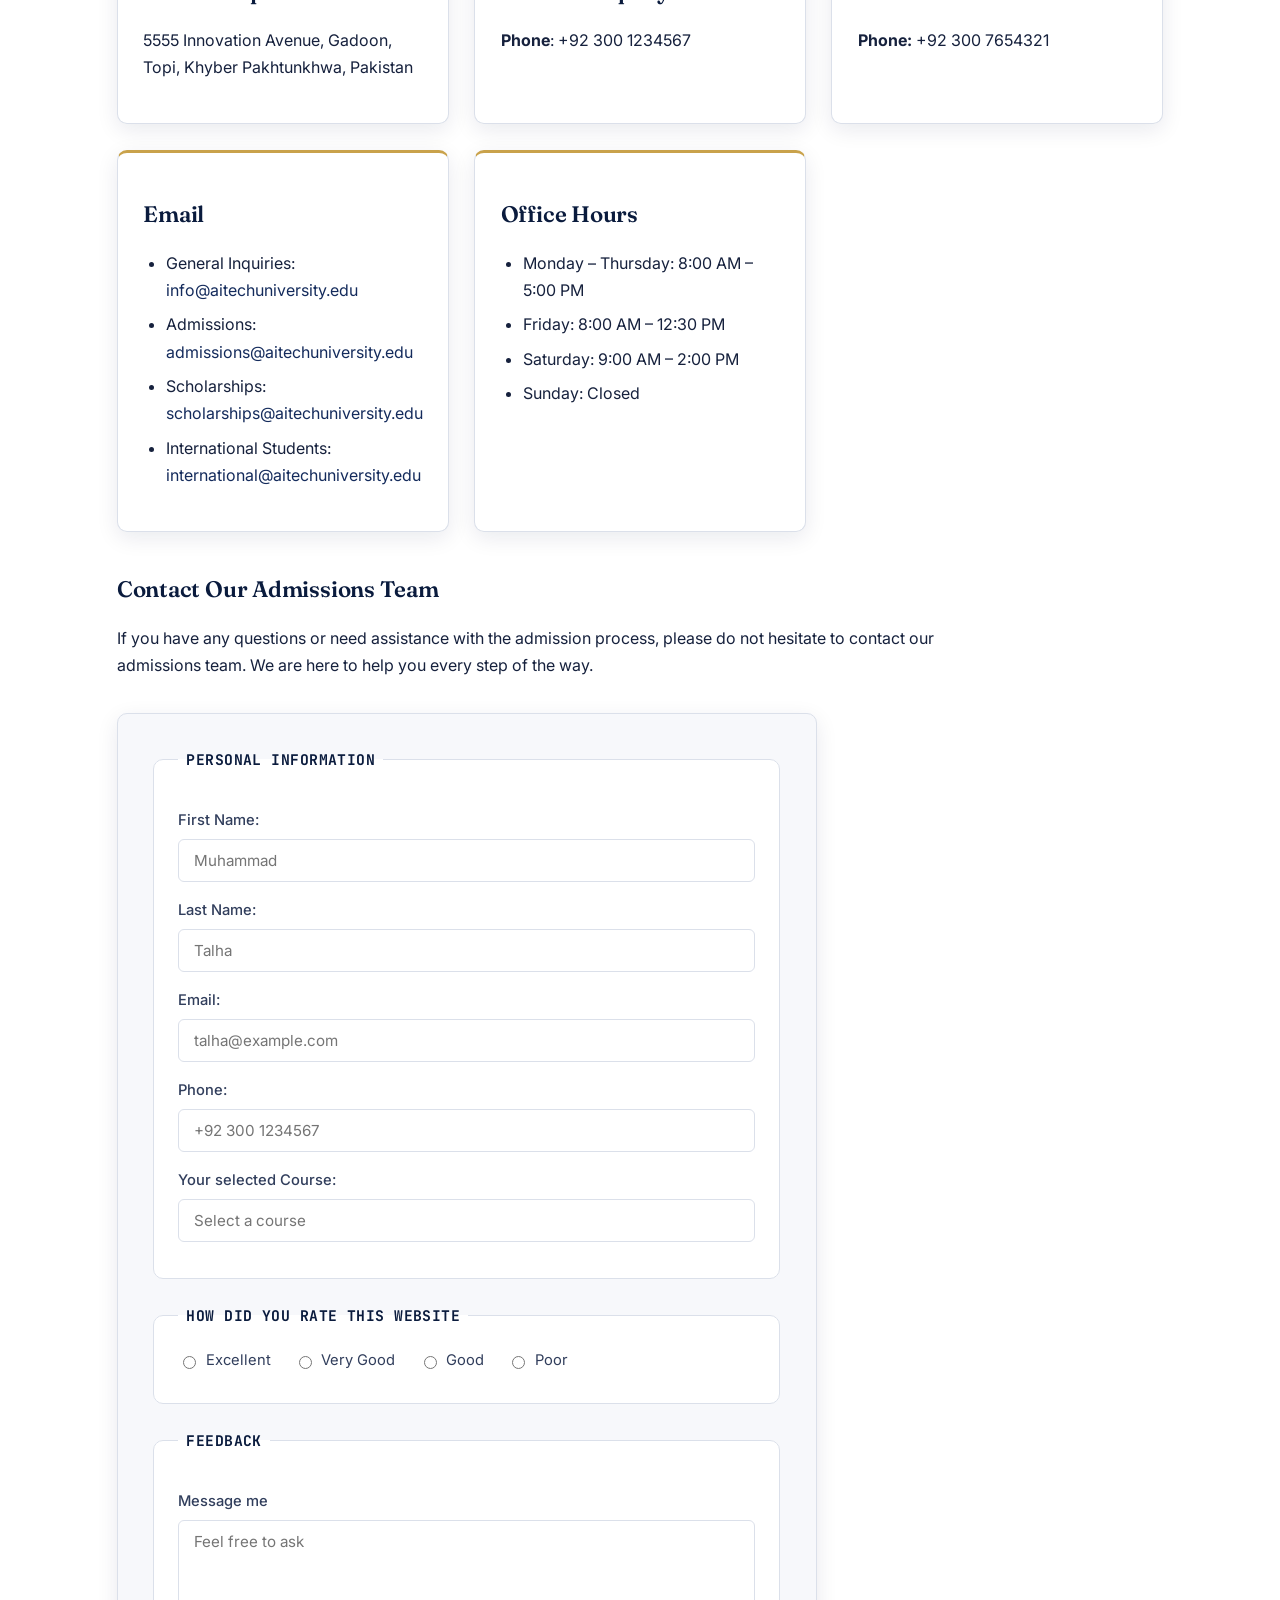
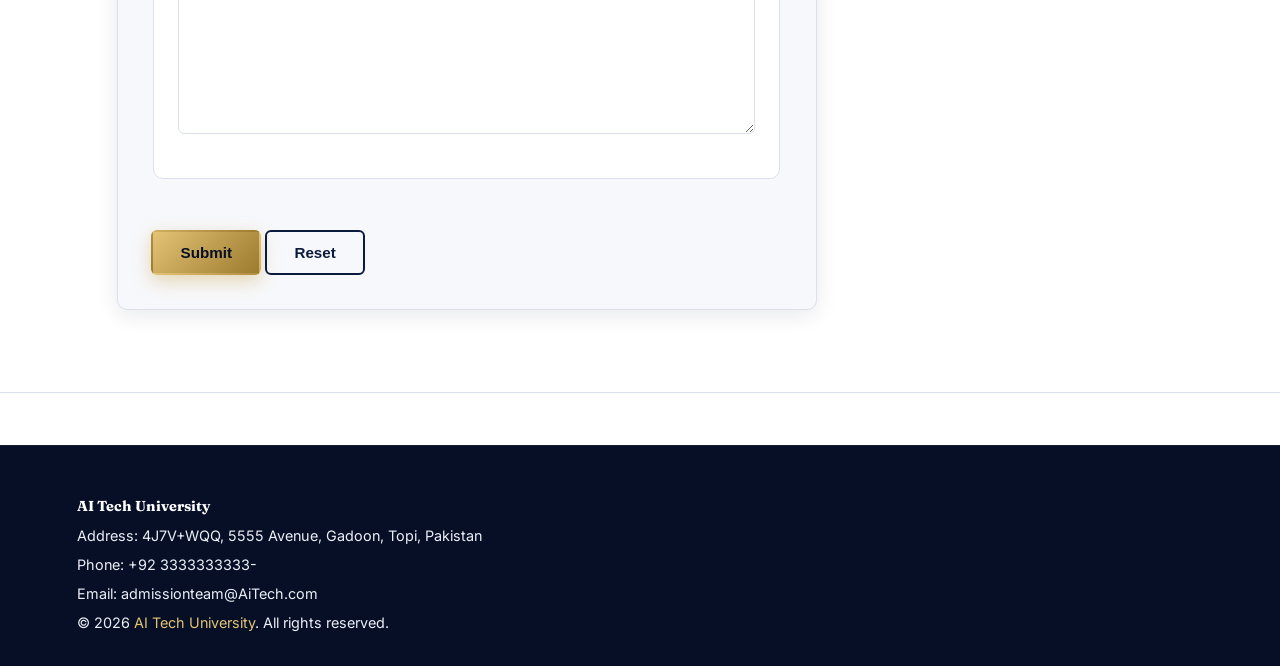
<file: contact.html>
<!DOCTYPE html>
<html lang="en">
<head>
    <meta charset="UTF-8">
    <meta name="viewport" content="width=device-width, initial-scale=1.0">
    <title>AI Tech University - Contact Info</title>
    <link rel="icon" href="logo.png">
    <link rel="stylesheet" href="main.css">
    <link rel="preconnect" href="https://fonts.googleapis.com">
</head>
<body>
     <nav class="navbar">
     <ul class="nav-links">
        <li><a href="index.html">Home</a></li>
        <li><a href="programs.html">Programs</a></li>
        <li><a href="admission.html">Admission</a></li>
        <li><a href="about.html">About</a></li>
        <li><a href="tuitionfee.html">Tuition Fee</a></li>
    </ul>
    </nav>
<header class="site-header">
    <h1>
        Welcome to AI Tech University Contact Information
    </h1>
   
    </header>
    <hr>
    <main>
        <h2>Get in touch with AI Tech University</h2>
    <figure class="img-card">
    <img src="image/c2.jpg" alt="Contact Info" width="600" height="400" loading="lazy">
    <figcaption>Contact Information at AI Tech University</figcaption>
    </figure>
    <p>
     We are delighted that you are interested in AI Tech University. Whether you are a prospective student, parent, current student, alumnus, or visitor, our team is here to answer your questions and provide the support you need. We are committed to delivering timely and helpful assistance regarding admissions, academic programs, tuition fees, scholarships, student services, campus facilities, and other university-related inquiries.
<br>
Our friendly staff is available during office hours to guide you through every step of your academic journey. You can contact us by phone, email, or by completing the contact form below. We look forward to hearing from you and welcoming you to the AI Tech University community.
    </p>
<h3>Contact Information — AI Tech University</h3>

    

We are always available to assist you with your questions and provide guidance regarding admissions, academic programs, tuition fees, scholarships, student services, and other university-related matters. If you need further information, please contact us using any of the details below.

<div class="contact-info-grid">
<div class="contact-info-card">
<h3>Main Campus Address</h3>
<p>5555 Innovation Avenue, Gadoon, Topi, Khyber Pakhtunkhwa, Pakistan</p>
</div>

<div class="contact-info-card">
<h3>General Inquiry</h3>
<p><strong>Phone</strong>: +92 300 1234567</p>
</div>

<div class="contact-info-card">
 <h3>Admissions Office</h3>
<p><strong>Phone:</strong> +92 300 7654321</p>
</div>

<div class="contact-info-card">
<h3>Email</h3>
<ul>
<li>General Inquiries: <a href="mailto:info@aitechuniversity.edu">info@aitechuniversity.edu</a></li>

<li>Admissions: <a href="mailto:admissions@aitechuniversity.edu">admissions@aitechuniversity.edu</a></li>

<li>Scholarships: <a href="mailto:scholarships@aitechuniversity.edu">scholarships@aitechuniversity.edu</a></li>

<li>International Students: <a href="mailto:international@aitechuniversity.edu">international@aitechuniversity.edu</a></li>
</ul>
</div>

<div class="contact-info-card">
<h3>Office Hours</h3>
<ul>
<li>Monday – Thursday: 8:00 AM – 5:00 PM</li>
<li>Friday: 8:00 AM – 12:30 PM</li>
<li>Saturday: 9:00 AM – 2:00 PM</li>
<li>Sunday: Closed</li>
</ul>
</div>
</div>
<h3>Contact Our Admissions Team</h3>
    <p>
        If you have any questions or need assistance with the admission process, please do not hesitate to contact our admissions team. We are here to help you every step of the way.</p>
        <form action="#" method="post" class="site-form">
        <fieldset class="form-fieldset">
            <legend>Personal Information</legend>
            <p>
                <label for="FirstName">First Name:</label> <input type="text" id="FirstName" name="FirstName" placeholder="Muhammad" required autocomplete="on">
            </p>
            <p>
                <label for="LastName">Last Name:</label> 
                <input type="text" id="LastName" name="LastName" placeholder="Talha" required autocomplete="on"></p>
            <p>
                <label for="Email">Email:</label>
             <input type="email" id="Email" name="Email" placeholder="talha@example.com" required autocomplete="on"></p>
             <p> 
             <label for="Phone">Phone:</label> 
             <input type="tel" id="Phone" name="Phone" placeholder="+92 300 1234567" required autocomplete="on"></p>
             
             <p>
                <label for="Course">Your selected Course:</label>
                <input type="text" id="Course" name="Course" list="CourseList" placeholder="Select a course">
                <datalist id="CourseList">
                    <option value="Bs in Computer Science">
                    <option value="Ms in Computer Science">
                    <option value="Bs in Artificial Intelligence">
                    <option value="Ms in Artificial Intelligence">
                    <option value="Bs in Cybersecurity">
                    <option value="Ms in Cybersecurity">
                    <option value="Bs in Data Science">
                    <option value="Ms in Data Science">
                    <option value="Bs in Software Engineering">
                    <option value="Ms in Software Engineering">
                </datalist>
             </p>
        </fieldset>
       <fieldset class="form-fieldset form-fieldset-radio">
        <legend>How did you rate this website</legend>
             <p>
            <input type="radio"  name="Review"  id="Excellent" value="Excellent">
            <label for="Excellent">Excellent</label>
        </p>
         <p>
            <input type="radio"  name="Review" id="VeryGood" value="VeryGood">
            <label for="VeryGood">Very Good</label>
        </p>
         <p>
            <input type="radio" name="Review" id="Good"  value="Good">
            <label for="Good">Good</label>
        </p>
         <p>
            <input type="radio"  name="Review" id="Poor" value="Poor">
            <label for="Poor">Poor</label>
        </p>
       </fieldset>
       <fieldset class="form-fieldset">
        <legend>Feedback</legend>
        <p>
            <label for="message">Message me</label>
            <textarea name="message" id="message" rows="10" cols="30" placeholder="Feel free to ask"></textarea>
        </p>
       
    </fieldset>
    <br>
            <button type="submit" class="btn btn-primary">Submit</button>   
            <button type="reset" class="btn btn-outline">Reset</button>
            </form>
    </main>
    <hr>
    <footer class="site-footer">
        <p><strong>AI Tech University</strong></p>

        <p>Address: 4J7V+WQQ, 5555 Avenue, Gadoon, Topi, Pakistan</p>
        <p>Phone: +92 3333333333-</p>
        <p>Email: admissionteam@AiTech.com</p>
        <p>&copy; 2026 <a href="about.html" target="_blank">AI Tech University</a>. All rights reserved.</p>
    </footer>
    <script src="script.js"></script>
</body>
</html>
</file>
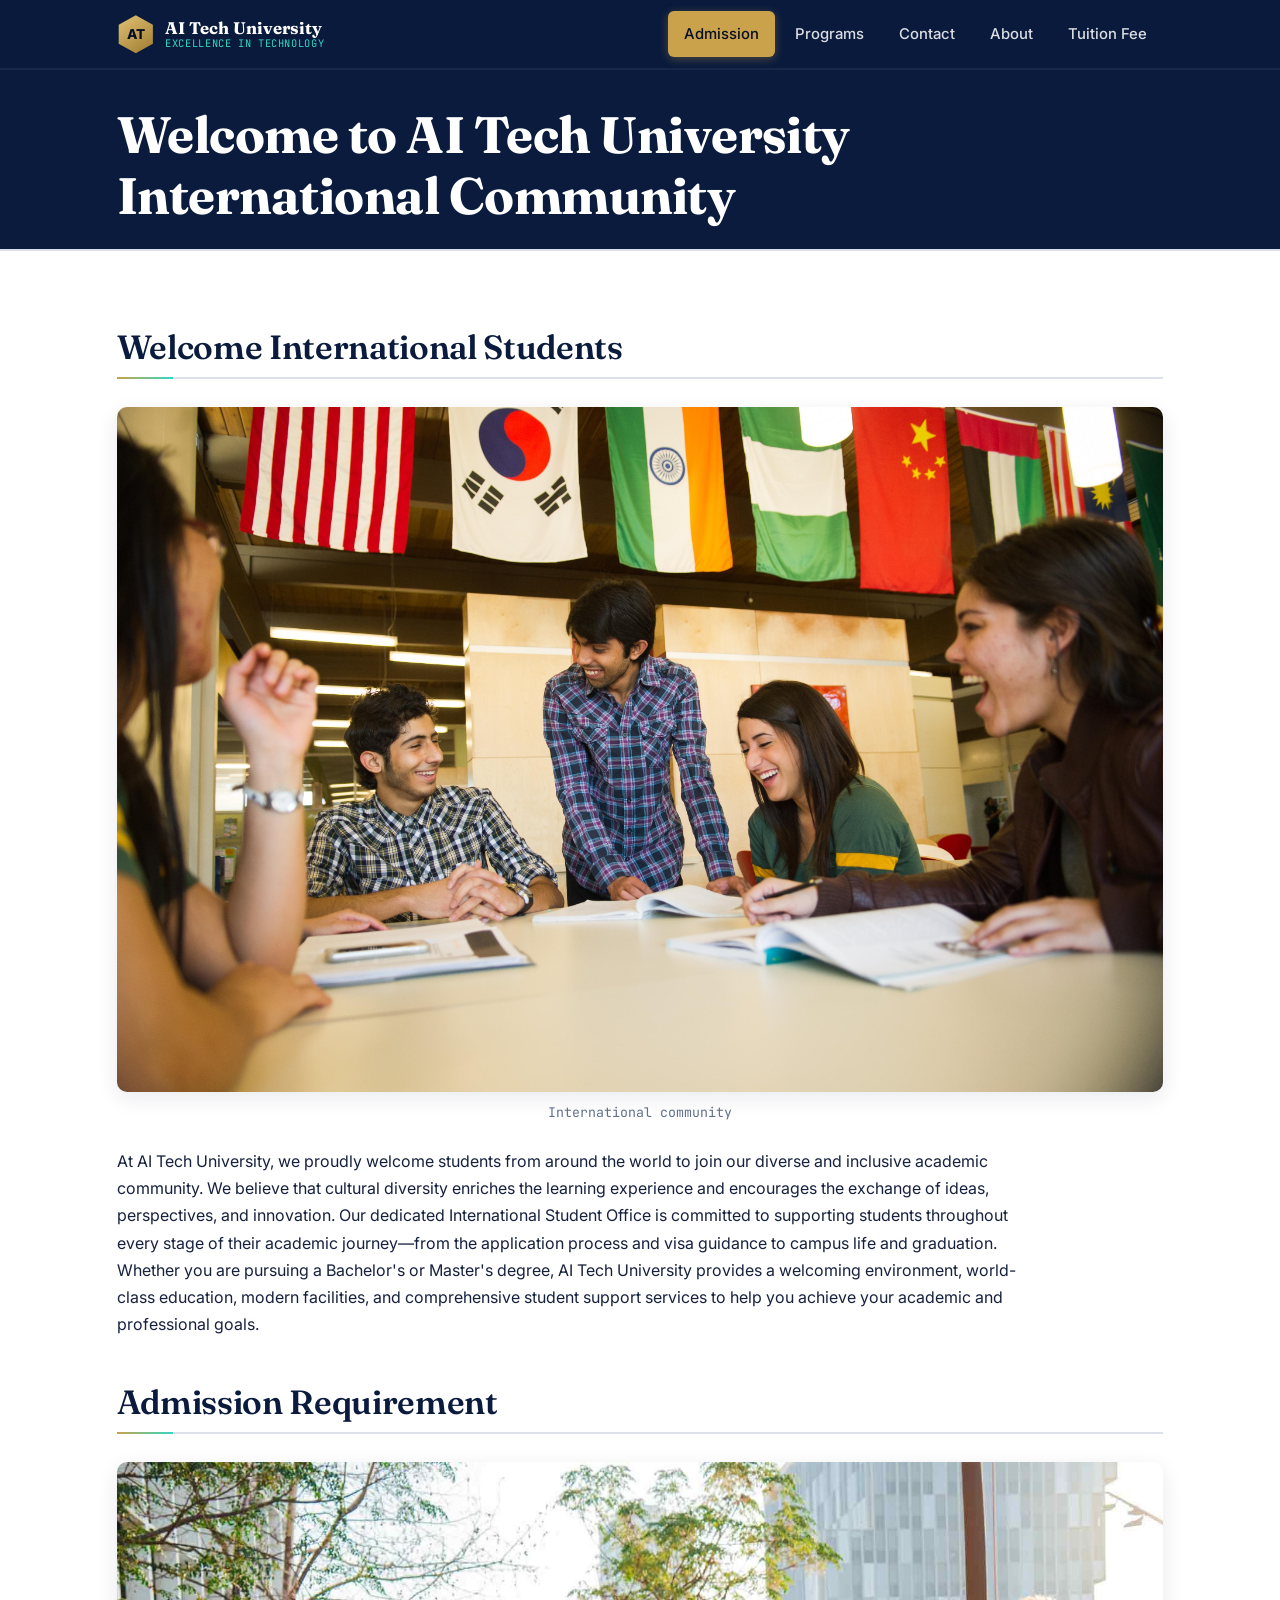
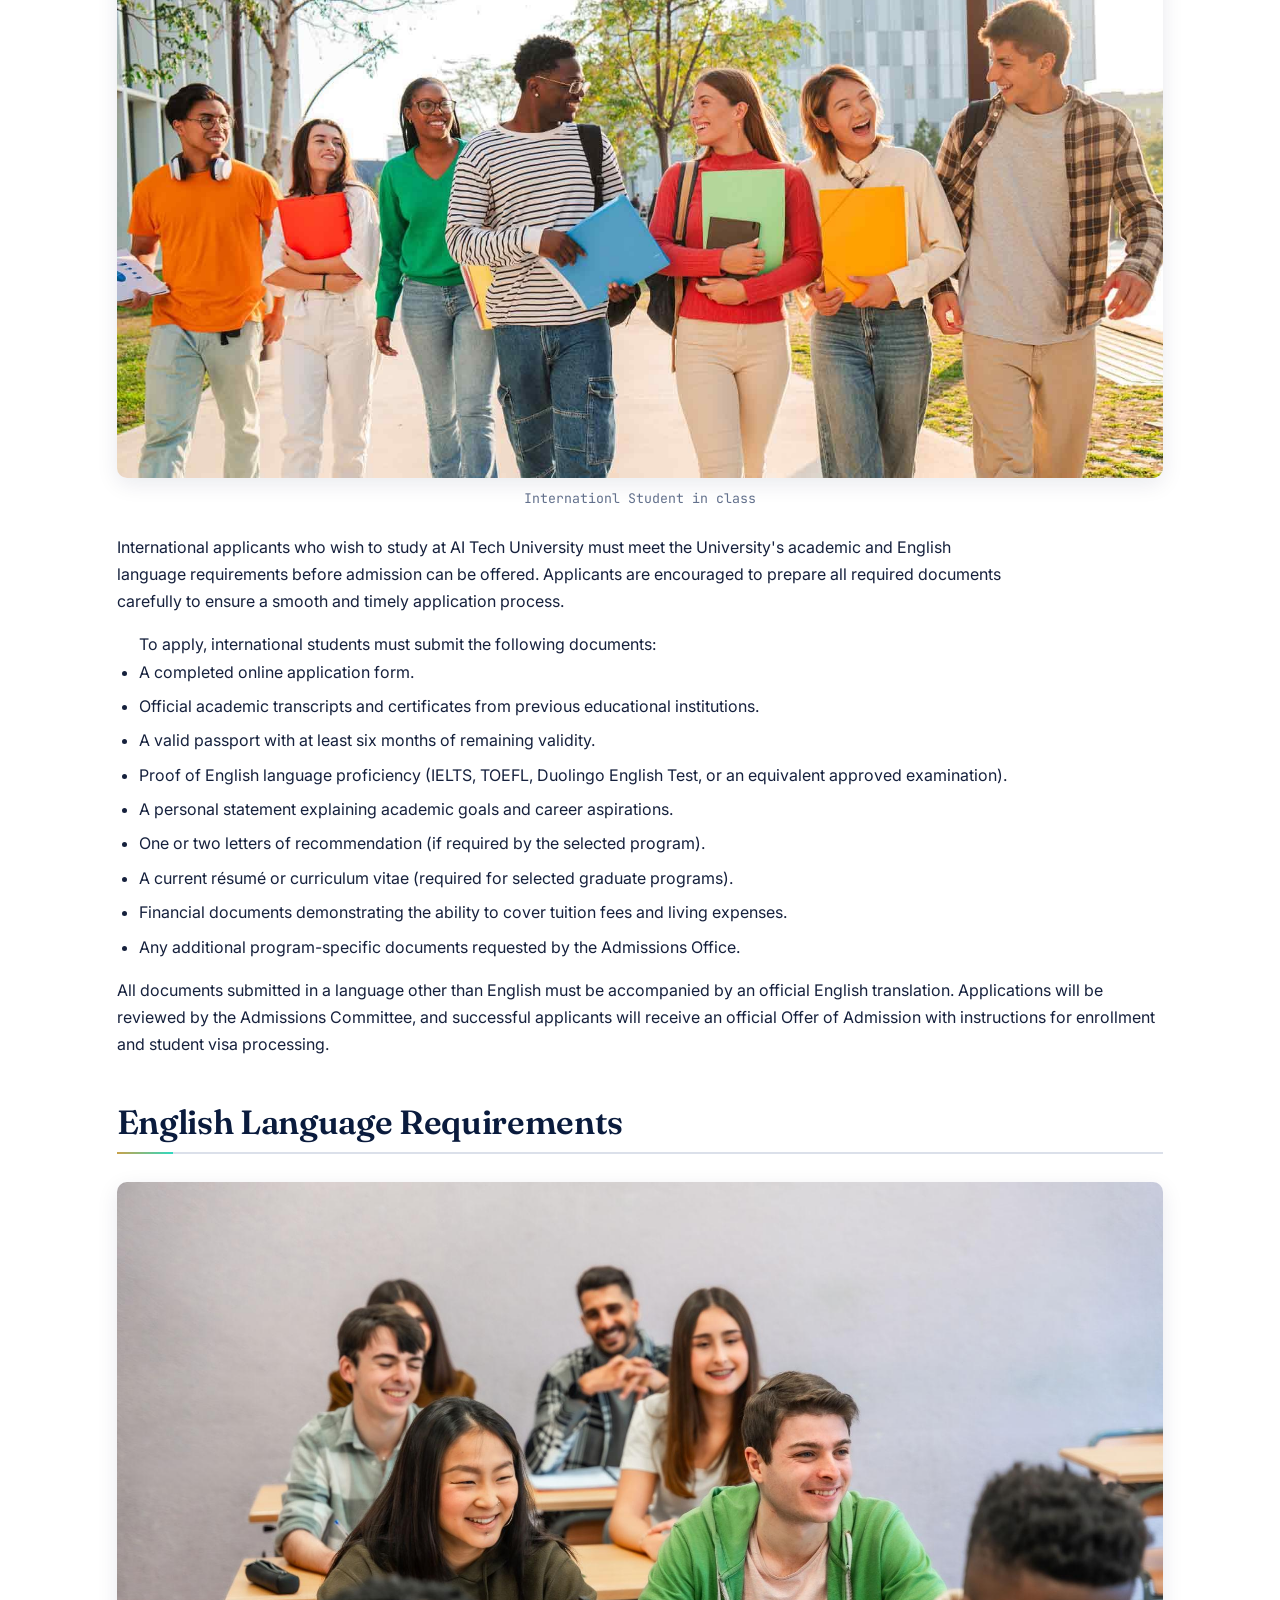
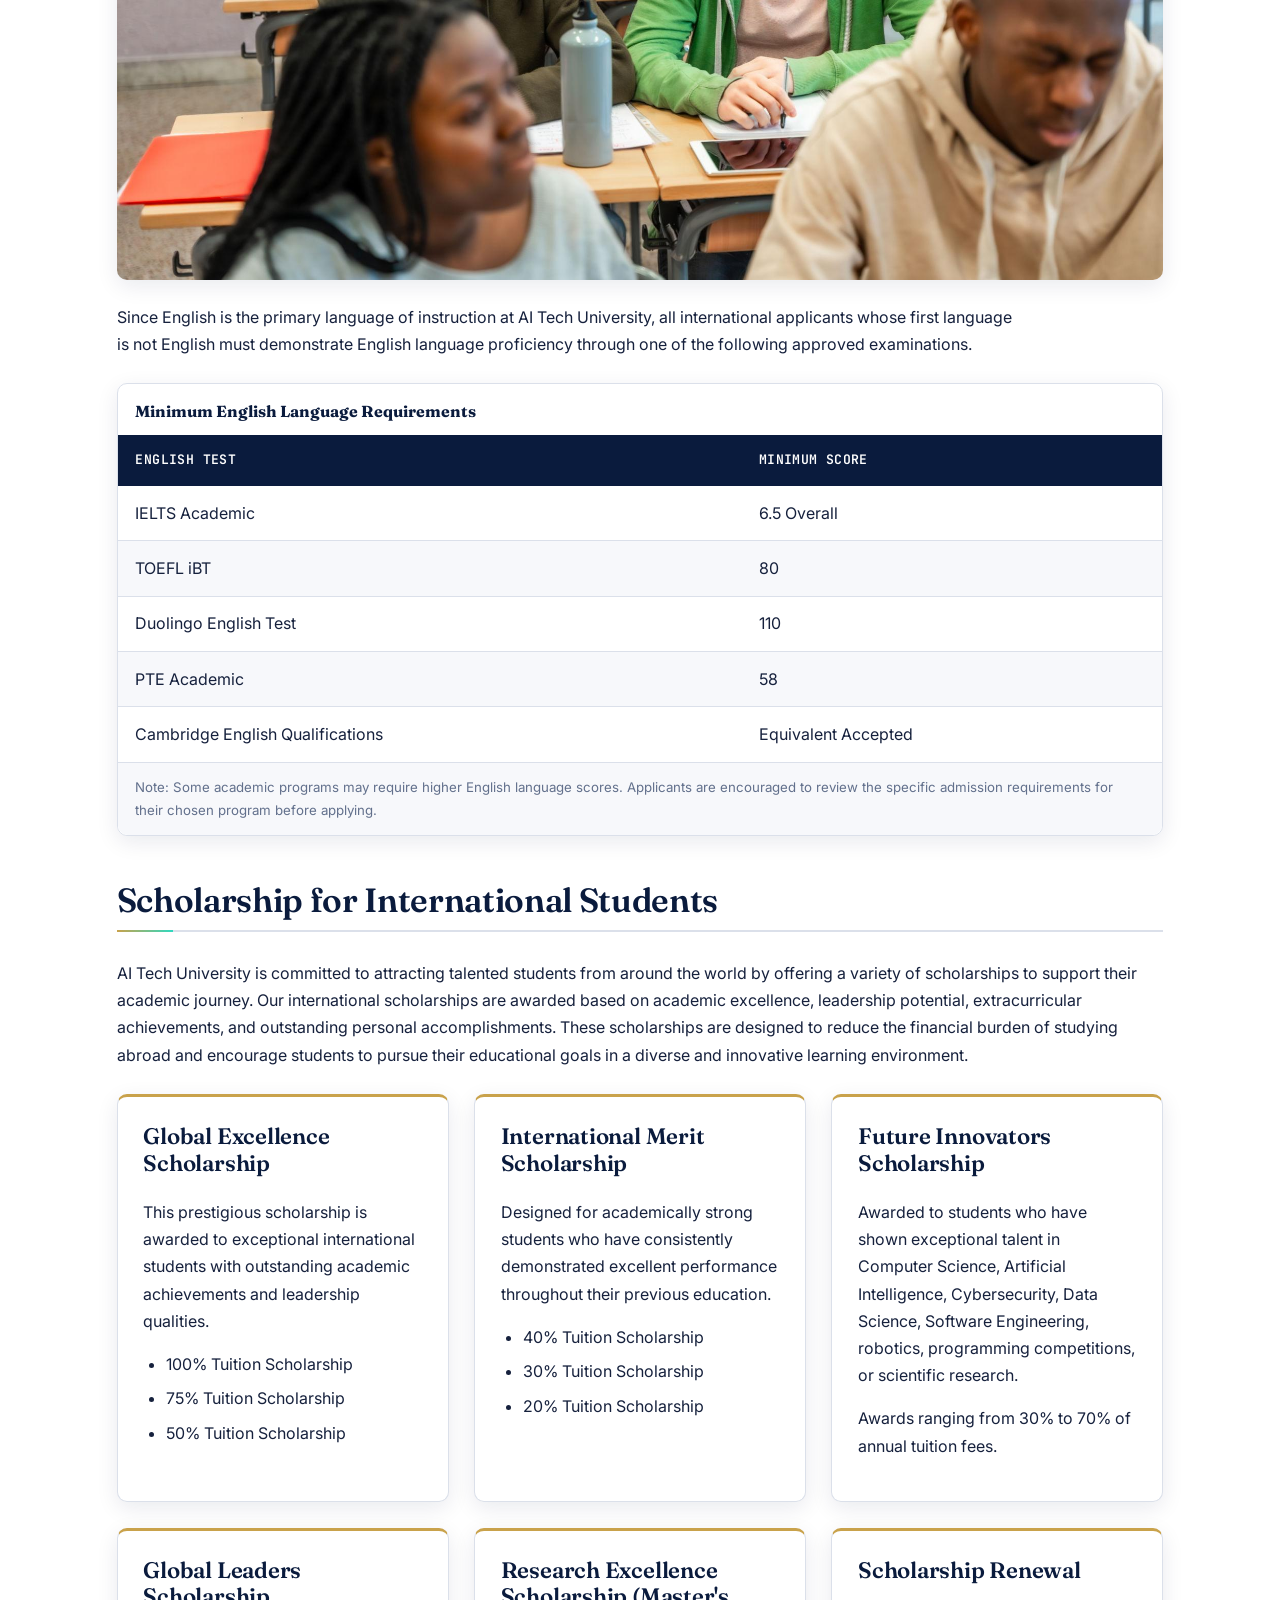
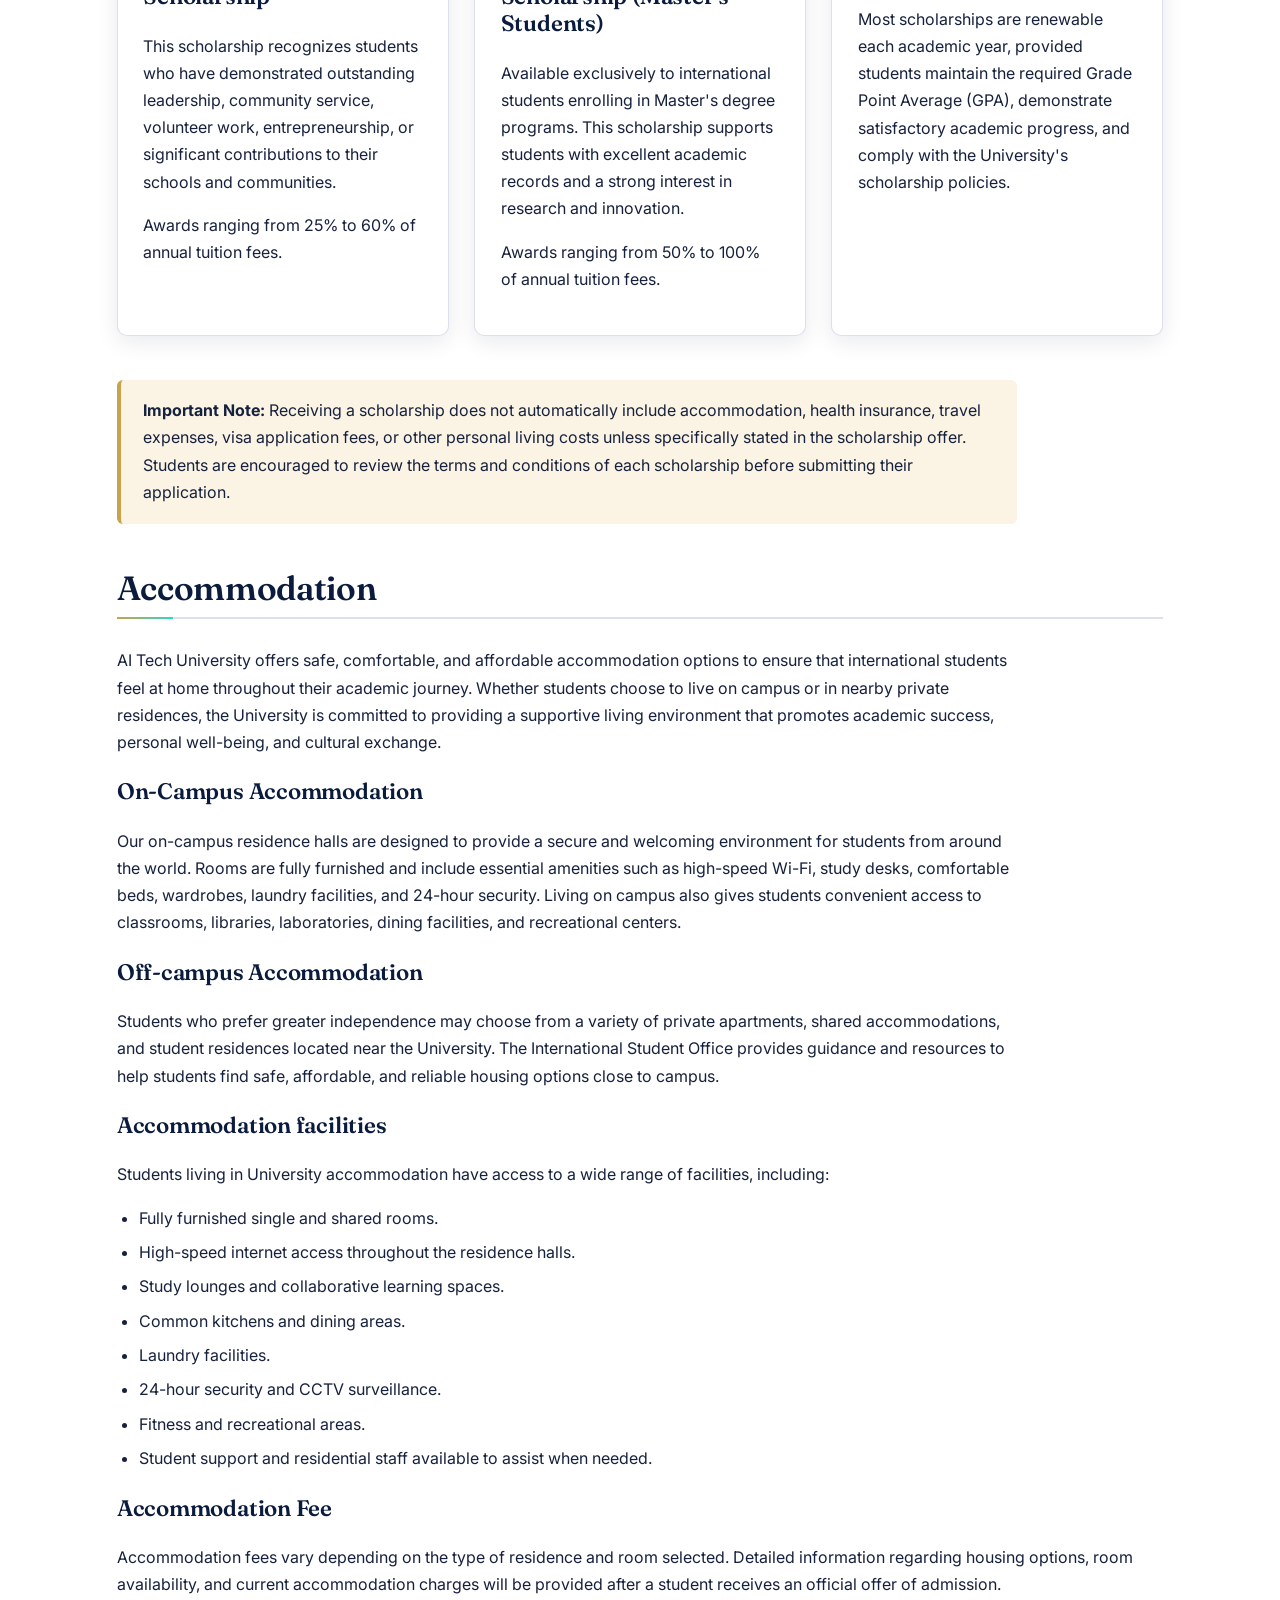
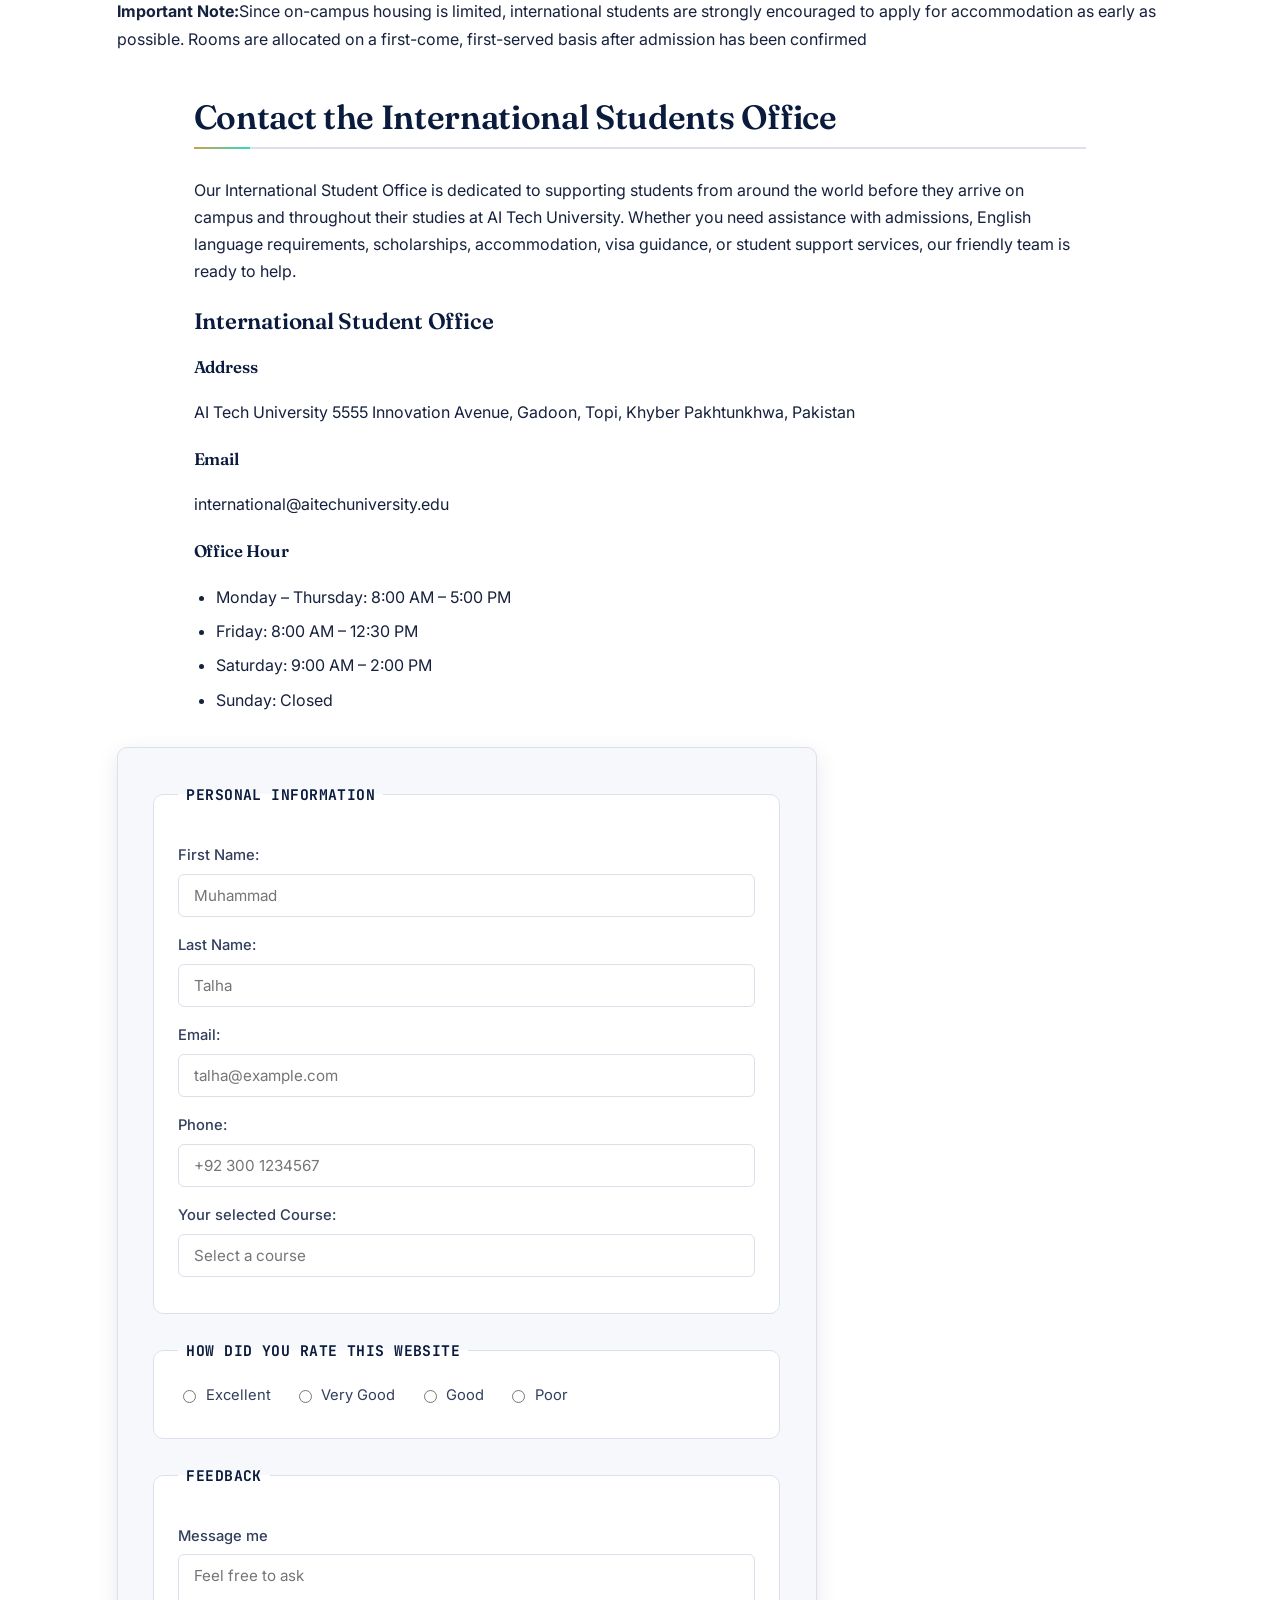
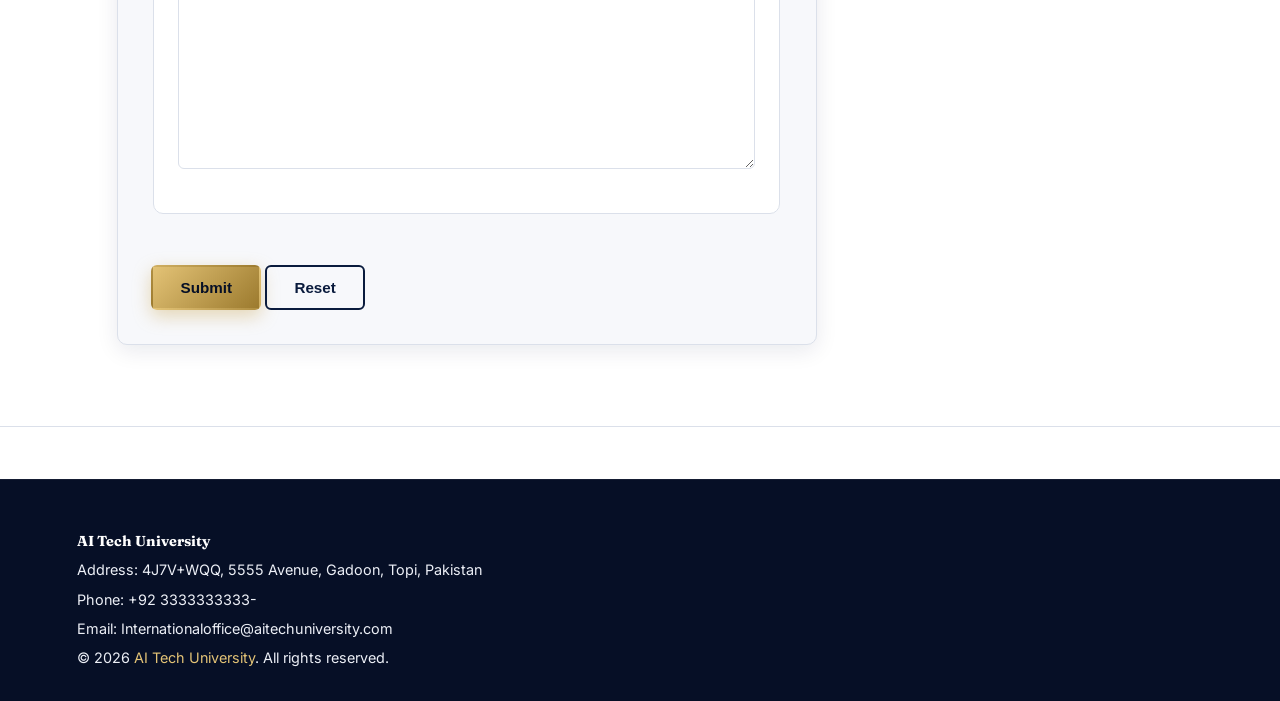
<file: international-students.html>
<!DOCTYPE html>
<html lang="en">
<head>
     <meta charset="UTF-8">
     <meta name="University" content="Ai tech university">
     <meta name="viewport" content="width=device-width, initial-scale=1.0">
     <meta name="description" content="Here you will find information for international students at AI Tech University">
     <title>AI Tech University - International Students</title>
    <link rel="icon" href="logo.png">
    <link rel="stylesheet" href="main.css">
    <link rel="preconnect" href="https://fonts.googleapis.com">
</head>
<body>
       <nav  class="navbar">
    
    <ul  class="nav-links">
        <li><a href="admission.html">Admission</a></li>
        <li><a href="programs.html">Programs</a></li>
        <li><a href="contact.html">Contact</a></li>
        <li><a href="about.html">About</a></li>
        <li><a href="tuitionfee.html">Tuition Fee</a></li>
    </ul>
    </nav>
    <header class="site-header"><h1>Welcome to AI Tech University International Community</h1>
    <hr>
  
    </header>
    <hr>
    <main><h2>Welcome International Students</h2>
    <figure class="img-card">
        <img src="image/int2.jpg" alt="International students" width="600" height="400" loading="lazy">
        <figcaption>International community</figcaption>
    </figure>
    <p>
        At AI Tech University, we proudly welcome students from around the world to join our diverse and inclusive academic community. We believe that cultural diversity enriches the learning experience and encourages the exchange of ideas, perspectives, and innovation. Our dedicated International Student Office is committed to supporting students throughout every stage of their academic journey—from the application process and visa guidance to campus life and graduation.
<br>
Whether you are pursuing a Bachelor's or Master's degree, AI Tech University provides a welcoming environment, world-class education, modern facilities, and comprehensive student support services to help you achieve your academic and professional goals.
    </p>
    <h2>Admission Requirement</h2>
    <figure class="img-card">
        <img src="image/int1.jpg" alt="International Students" width="600" height="400" loading="lazy">
        <figcaption>Internationl Student in class</figcaption>
    </figure>
    <p>
        International applicants who wish to study at AI Tech University must meet the University's academic and English language requirements before admission can be offered. Applicants are encouraged to prepare all required documents carefully to ensure a smooth and timely application process.</p>

<ul>To apply, international students must submit the following documents:
<li>A completed online application form.</li>
<li>Official academic transcripts and certificates from previous educational institutions.</li>
<li>A valid passport with at least six months of remaining validity.</li>
<li>Proof of English language proficiency (IELTS, TOEFL, Duolingo English Test, or an equivalent approved examination).</li>
<li>A personal statement explaining academic goals and career aspirations.</li>
<li>One or two letters of recommendation (if required by the selected program).</li>
<li>A current résumé or curriculum vitae (required for selected graduate programs).</li>
<li>Financial documents demonstrating the ability to cover tuition fees and living expenses.</li>
<li>Any additional program-specific documents requested by the Admissions Office.</li>
    </ul>
    All documents submitted in a language other than English must be accompanied by an official English translation. Applications will be reviewed by the Admissions Committee, and successful applicants will receive an official Offer of Admission with instructions for enrollment and student visa processing.
    <h2>English Language Requirements</h2>
<figure class="img-card">
    <img src="image/int3.jpg" alt="International student" width="600" height="400" loading="lazy">
</figure>
<p>
Since English is the primary language of instruction at AI Tech University, all international applicants whose first language is not English must demonstrate English language proficiency through one of the following approved examinations.
</p>
<table class="data-table">
    <caption>Minimum English Language Requirements</caption>

    <thead>
        <tr>
            <th>English Test</th>
            <th>Minimum Score</th>
        </tr>
    </thead>

    <tbody>
        <tr>
            <td>IELTS Academic</td>
            <td>6.5 Overall</td>
        </tr>

        <tr>
            <td>TOEFL iBT</td>
            <td>80</td>
        </tr>

        <tr>
            <td>Duolingo English Test</td>
            <td>110</td>
        </tr>

        <tr>
            <td>PTE Academic</td>
            <td>58</td>
        </tr>

        <tr>
            <td>Cambridge English Qualifications</td>
            <td>Equivalent Accepted</td>
        </tr>
    </tbody>

    <tfoot>
        <tr>
            <td colspan="2">
                Note: Some academic programs may require higher English language scores. Applicants are encouraged to review the specific admission requirements for their chosen program before applying.
            </td>
        </tr>
    </tfoot>

</table>
<h2>Scholarship for International Students</h2>

AI Tech University is committed to attracting talented students from around the world by offering a variety of scholarships to support their academic journey. Our international scholarships are awarded based on academic excellence, leadership potential, extracurricular achievements, and outstanding personal accomplishments. These scholarships are designed to reduce the financial burden of studying abroad and encourage students to pursue their educational goals in a diverse and innovative learning environment.

<div class="scholarship-grid">
<div class="scholarship-box">
<h3>Global Excellence Scholarship</h3>
<p>This prestigious scholarship is awarded to exceptional international students with outstanding academic achievements and leadership qualities.</p>
<ul>
<li>100% Tuition Scholarship</li>
<li>75% Tuition Scholarship</li>
<li>50% Tuition Scholarship</li>
</ul>
</div>
<div class="scholarship-box">
<h3>International Merit Scholarship</h3>
<p>Designed for academically strong students who have consistently demonstrated excellent performance throughout their previous education.</p>
<ul>
<li>40% Tuition Scholarship</li>
<li>30% Tuition Scholarship</li>
<li>20% Tuition Scholarship</li>
</ul>
</div>
<div class="scholarship-box">
<h3>Future Innovators Scholarship</h3>
<p>Awarded to students who have shown exceptional talent in Computer Science, Artificial Intelligence, Cybersecurity, Data Science, Software Engineering, robotics, programming competitions, or scientific research.</p>
<p>Awards ranging from 30% to 70% of annual tuition fees.</p>
</div>
<div class="scholarship-box">
<h3>Global Leaders Scholarship</h3>
<p>This scholarship recognizes students who have demonstrated outstanding leadership, community service, volunteer work, entrepreneurship, or significant contributions to their schools and communities.</p>
<p>Awards ranging from 25% to 60% of annual tuition fees.</p>
</div>
<div class="scholarship-box">
<h3>Research Excellence Scholarship (Master's Students)</h3>
<p>Available exclusively to international students enrolling in Master's degree programs. This scholarship supports students with excellent academic records and a strong interest in research and innovation.</p>
<p>Awards ranging from 50% to 100% of annual tuition fees.</p>
</div>
<div class="scholarship-box">
<h3>Scholarship Renewal</h3>
<p>Most scholarships are renewable each academic year, provided students maintain the required Grade Point Average (GPA), demonstrate satisfactory academic progress, and comply with the University's scholarship policies.</p>
</div>
</div>
<p class="note-box"><strong>Important Note:</strong> Receiving a scholarship does not automatically include accommodation, health insurance, travel expenses, visa application fees, or other personal living costs unless specifically stated in the scholarship offer. Students are encouraged to review the terms and conditions of each scholarship before submitting their application.</p>
<h2>Accommodation</h2>
<p>
    AI Tech University offers safe, comfortable, and affordable accommodation options to ensure that international students feel at home throughout their academic journey. Whether students choose to live on campus or in nearby private residences, the University is committed to providing a supportive living environment that promotes academic success, personal well-being, and cultural exchange.
</p>
<h3>On-Campus Accommodation</h3>
<p>
    Our on-campus residence halls are designed to provide a secure and welcoming environment for students from around the world. Rooms are fully furnished and include essential amenities such as high-speed Wi-Fi, study desks, comfortable beds, wardrobes, laundry facilities, and 24-hour security. Living on campus also gives students convenient access to classrooms, libraries, laboratories, dining facilities, and recreational centers.
</p>
<h3>Off-campus Accommodation</h3>
<p>
    Students who prefer greater independence may choose from a variety of private apartments, shared accommodations, and student residences located near the University. The International Student Office provides guidance and resources to help students find safe, affordable, and reliable housing options close to campus.
</p>
<h3>Accommodation facilities</h3>
Students living in University accommodation have access to a wide range of facilities, including:
<ul>
<li>Fully furnished single and shared rooms.</li>
<li>High-speed internet access throughout the residence halls.</li>
<li>Study lounges and collaborative learning spaces.</li>
<li>Common kitchens and dining areas.</li>
<li>Laundry facilities.</li>
<li>24-hour security and CCTV surveillance.</li>
<li>Fitness and recreational areas.</li>
<li>Student support and residential staff available to assist when needed.</li>
    </ul>
<h3>Accommodation Fee</h3>
Accommodation fees vary depending on the type of residence and room selected. Detailed information regarding housing options, room availability, and current accommodation charges will be provided after a student receives an official offer of admission.
<br>
<strong>Important Note:</strong>Since on-campus housing is limited, international students are strongly encouraged to apply for accommodation as early as possible. Rooms are allocated on a first-come, first-served basis after admission has been confirmed
<section>
    <h2>Contact the International Students Office</h2>
    <p>
        Our International Student Office is dedicated to supporting students from around the world before they arrive on campus and throughout their studies at AI Tech University. Whether you need assistance with admissions, English language requirements, scholarships, accommodation, visa guidance, or student support services, our friendly team is ready to help.
    </p>
    <h3>International Student Office</h3>
    <h4>Address</h4>
    <p>AI Tech University
5555 Innovation Avenue, Gadoon, Topi, Khyber Pakhtunkhwa, Pakistan</p>
<h4>Email</h4>
<p>international@aitechuniversity.edu</p>
<h4>Office Hour</h4>
<ul>
    <li>Monday – Thursday: 8:00 AM – 5:00 PM</li>
    <li>Friday: 8:00 AM – 12:30 PM</li>
    <li>Saturday: 9:00 AM – 2:00 PM</li>
    <li>Sunday: Closed</li>
</ul>
</section>
 <form action="#" method="post" class="site-form">
        <fieldset class="form-fieldset">
            <legend>Personal Information</legend>
            <p>
                <label for="FirstName">First Name:</label> <input type="text" id="FirstName" name="FirstName" placeholder="Muhammad" required autocomplete="on">
            </p>
            <p>
                <label for="LastName">Last Name:</label> 
                <input type="text" id="LastName" name="LastName" placeholder="Talha" required autocomplete="on"></p>
            <p>
                <label for="Email">Email:</label>
             <input type="email" id="Email" name="Email" placeholder="talha@example.com" required autocomplete="on"></p>
             <p> 
             <label for="Phone">Phone:</label> 
             <input type="tel" id="Phone" name="Phone" placeholder="+92 300 1234567" required autocomplete="on"></p>
             
             <p>
                <label for="Course">Your selected Course:</label>
                <input type="text" id="Course" name="Course" list="CourseList" placeholder="Select a course">
                <datalist id="CourseList">
                    <option value="Bs in Computer Science">
                    <option value="Ms in Computer Science">
                    <option value="Bs in Artificial Intelligence">
                    <option value="Ms in Artificial Intelligence">
                    <option value="Bs in Cybersecurity">
                    <option value="Ms in Cybersecurity">
                    <option value="Bs in Data Science">
                    <option value="Ms in Data Science">
                    <option value="Bs in Software Engineering">
                    <option value="Ms in Software Engineering">
                </datalist>
             </p>
        </fieldset>
       <fieldset class="form-fieldset form-fieldset-radio">
        <legend>How did you rate this website</legend>
             <p>
            <input type="radio"  name="Review"  id="Excellent" value="Excellent">
            <label for="Excellent">Excellent</label>
        </p>
         <p>
            <input type="radio"  name="Review" id="VeryGood" value="VeryGood">
            <label for="VeryGood">Very Good</label>
        </p>
         <p>
            <input type="radio" name="Review" id="Good"  value="Good">
            <label for="Good">Good</label>
        </p>
         <p>
            <input type="radio"  name="Review" id="Poor" value="Poor">
            <label for="Poor">Poor</label>
        </p>
       </fieldset>
       <fieldset class="form-fieldset">
        <legend>Feedback</legend>
        <p>
            <label for="message">Message me</label>
            <textarea name="message" id="message" rows="10" cols="30" placeholder="Feel free to ask"></textarea>
        </p>
       
    </fieldset>
    <br>
            <button type="submit" class="btn btn-primary">Submit</button>   
            <button type="reset" class="btn btn-outline">Reset</button>
            </form>
            </main>
    <hr>
    <footer class="site-footer">
        <p><strong>AI Tech University</strong></p>

        <p>Address: 4J7V+WQQ, 5555 Avenue, Gadoon, Topi, Pakistan</p>
        <p>Phone: +92 3333333333-</p>
        <p>Email: Internationaloffice@aitechuniversity.com</p>
        <p>&copy; 2026 <a href="about.html" target="_blank">AI Tech University</a>. All rights reserved.</p>
    </footer>
    <script src="script.js"></script>
</body>
</html>
</file>
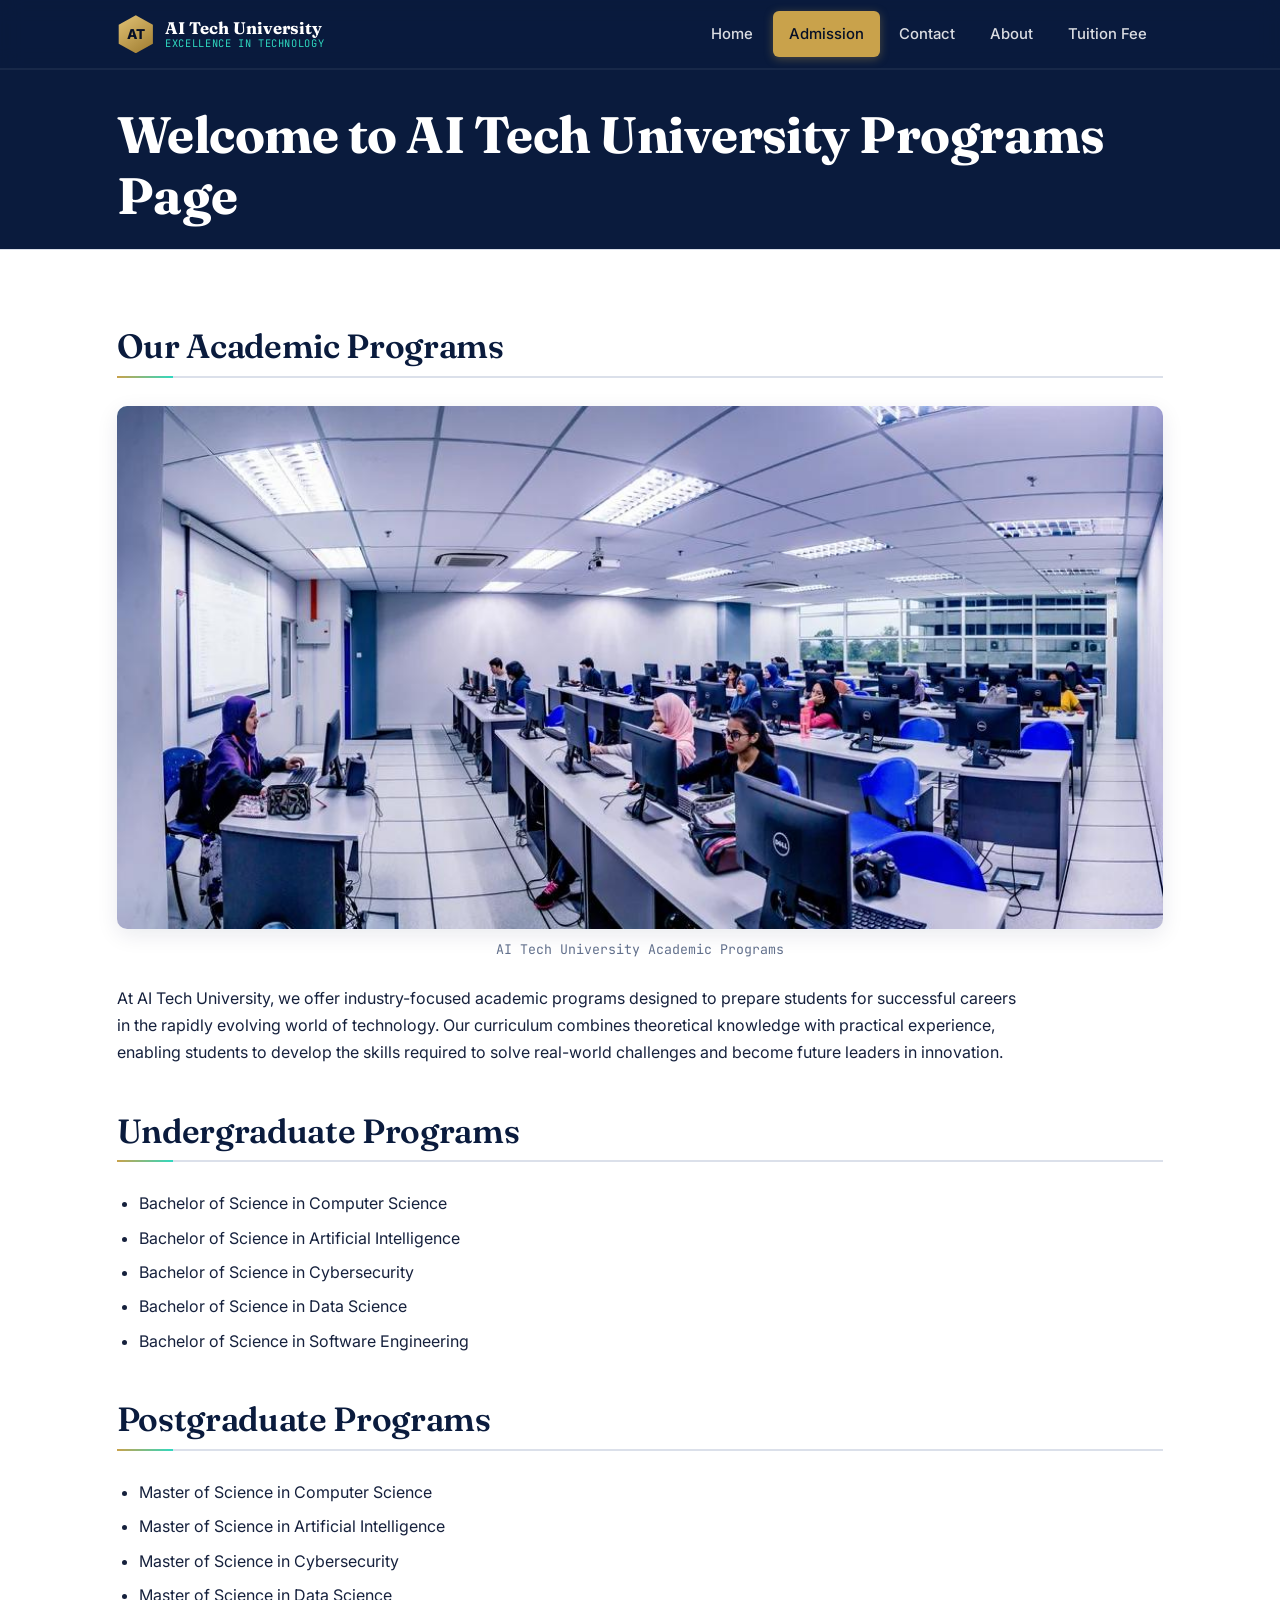
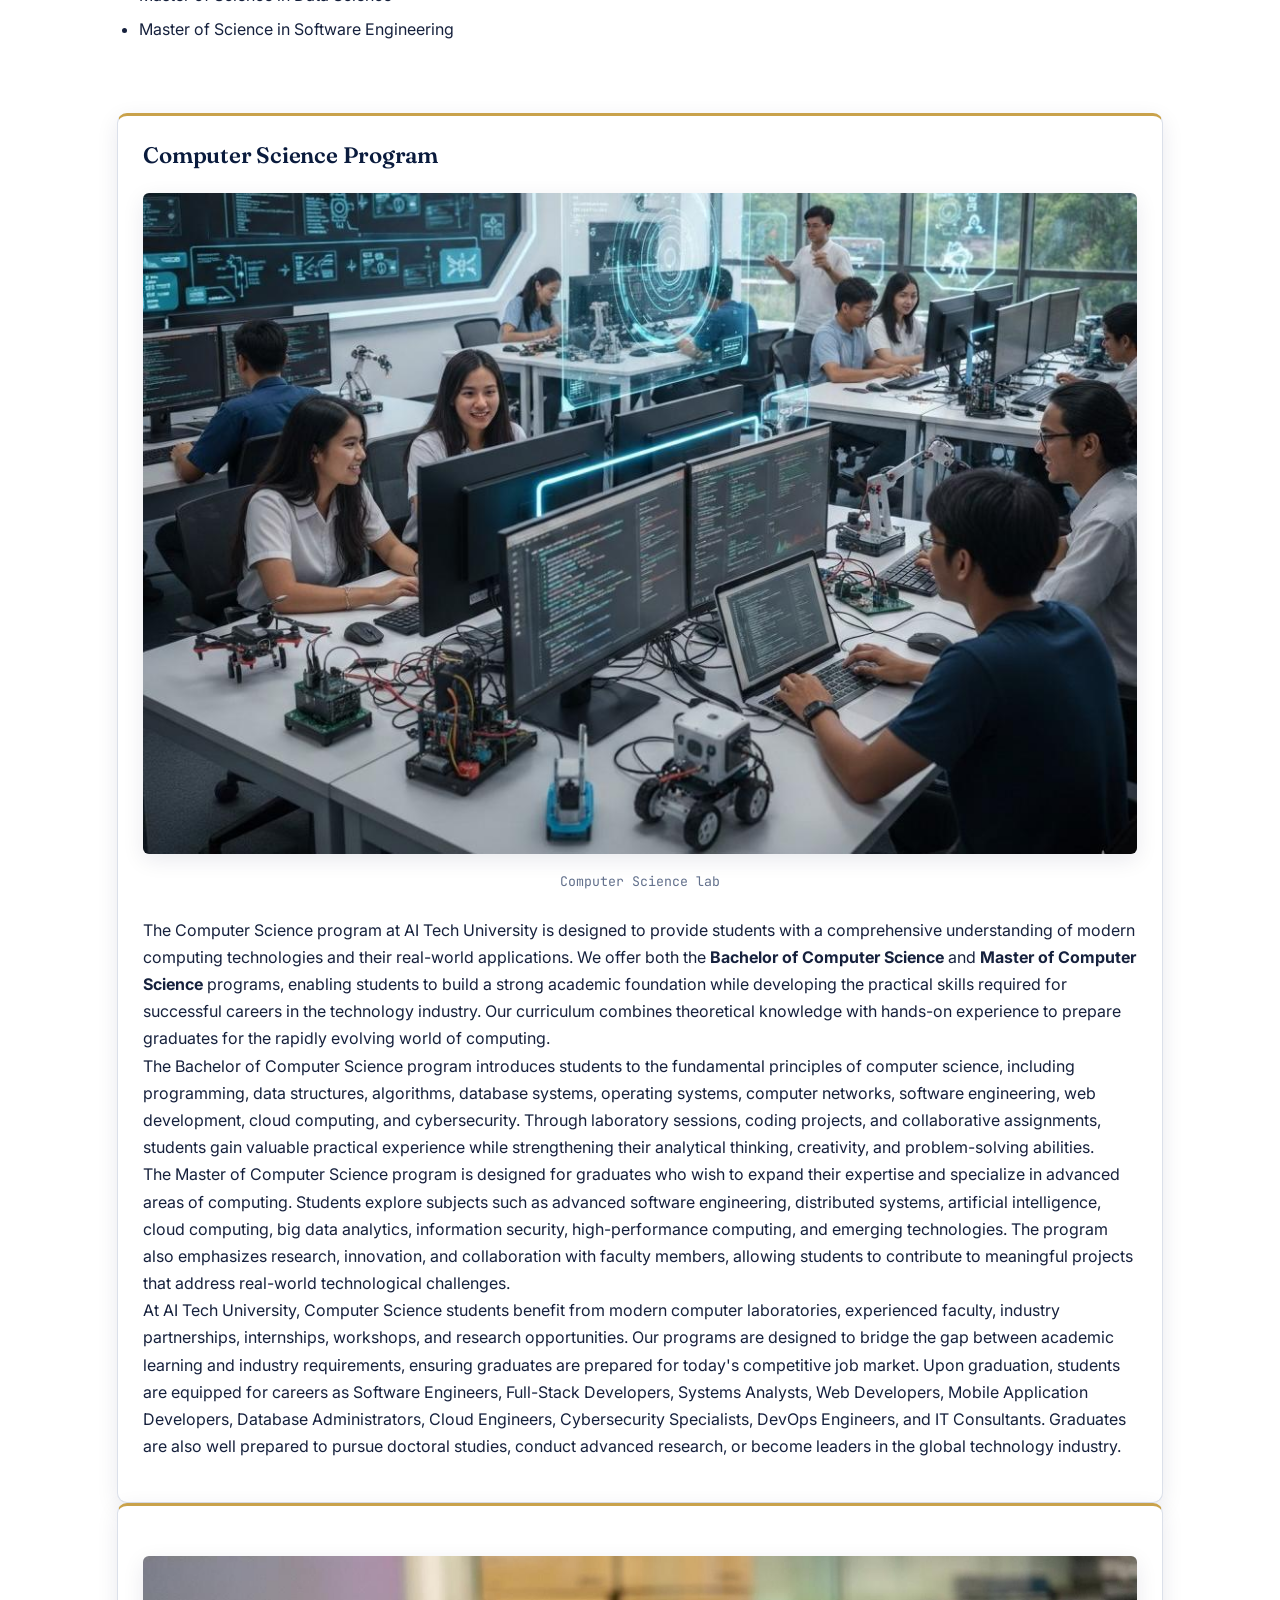
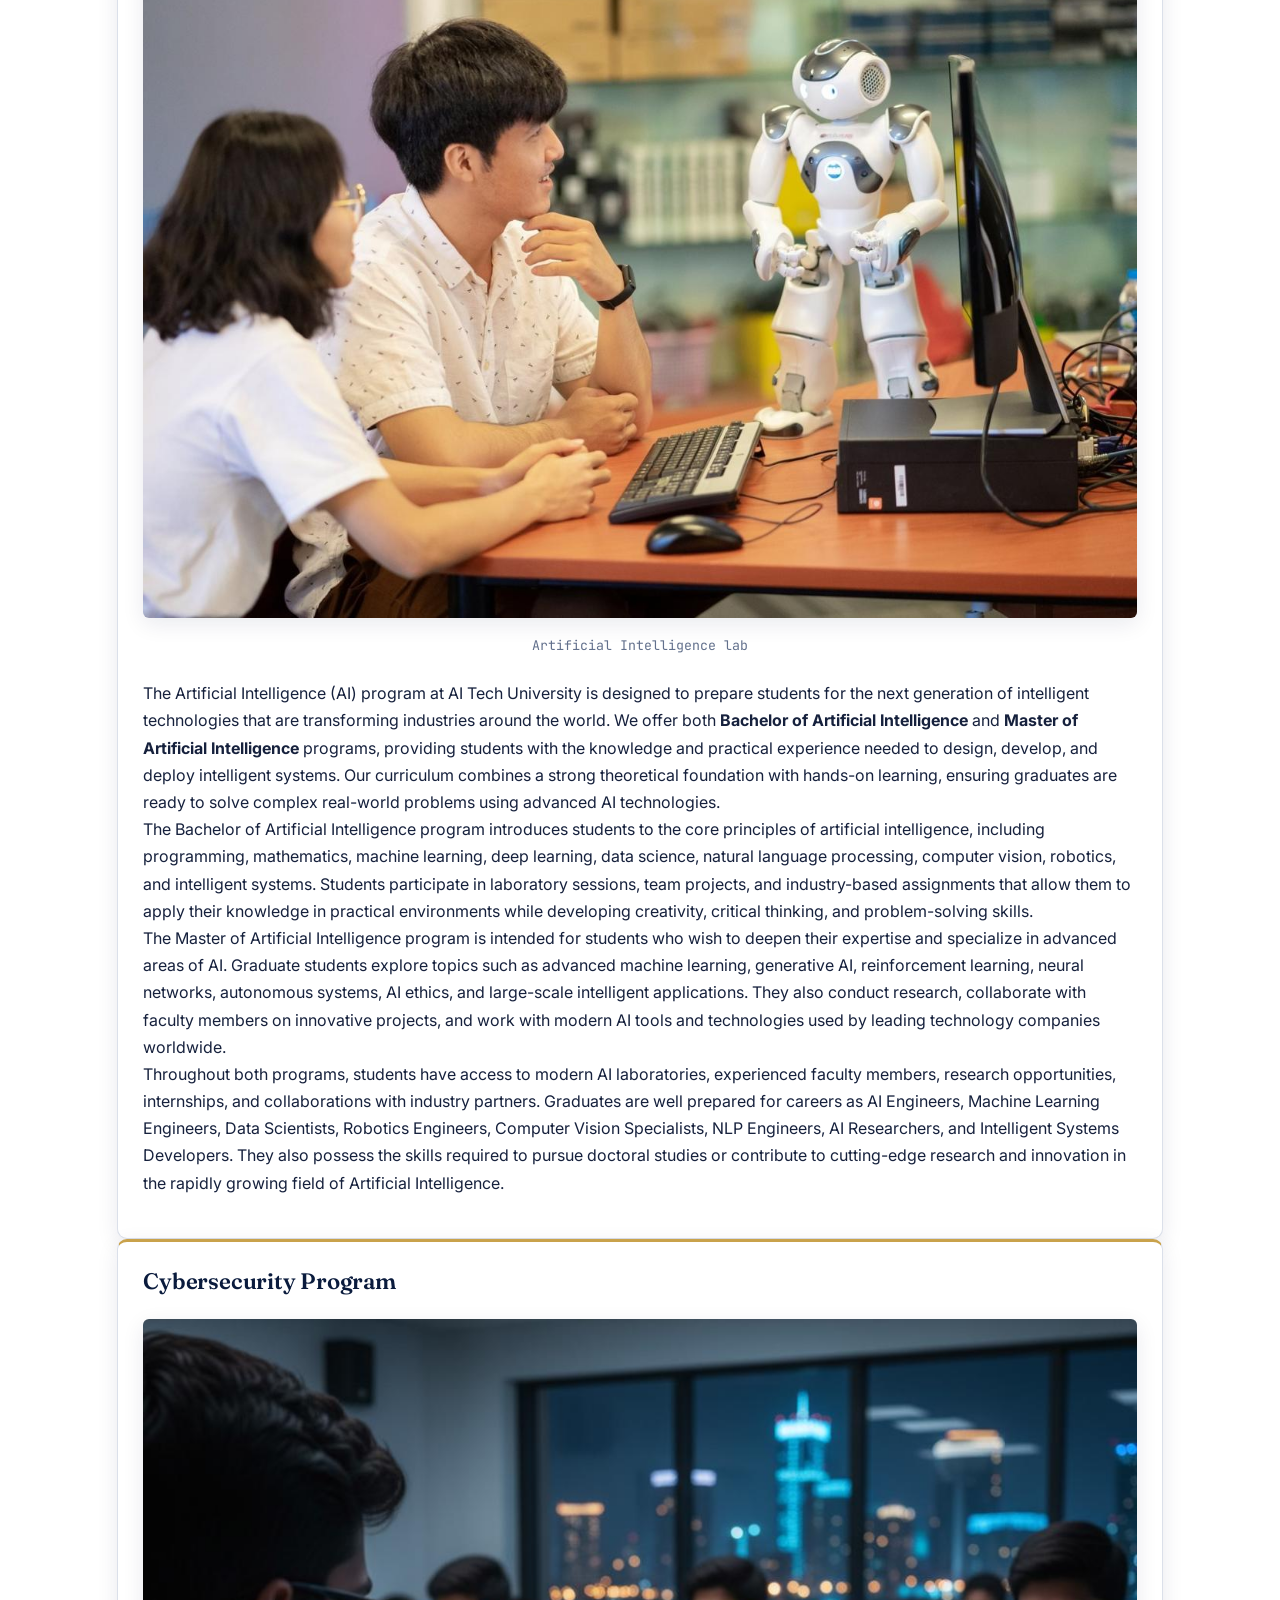
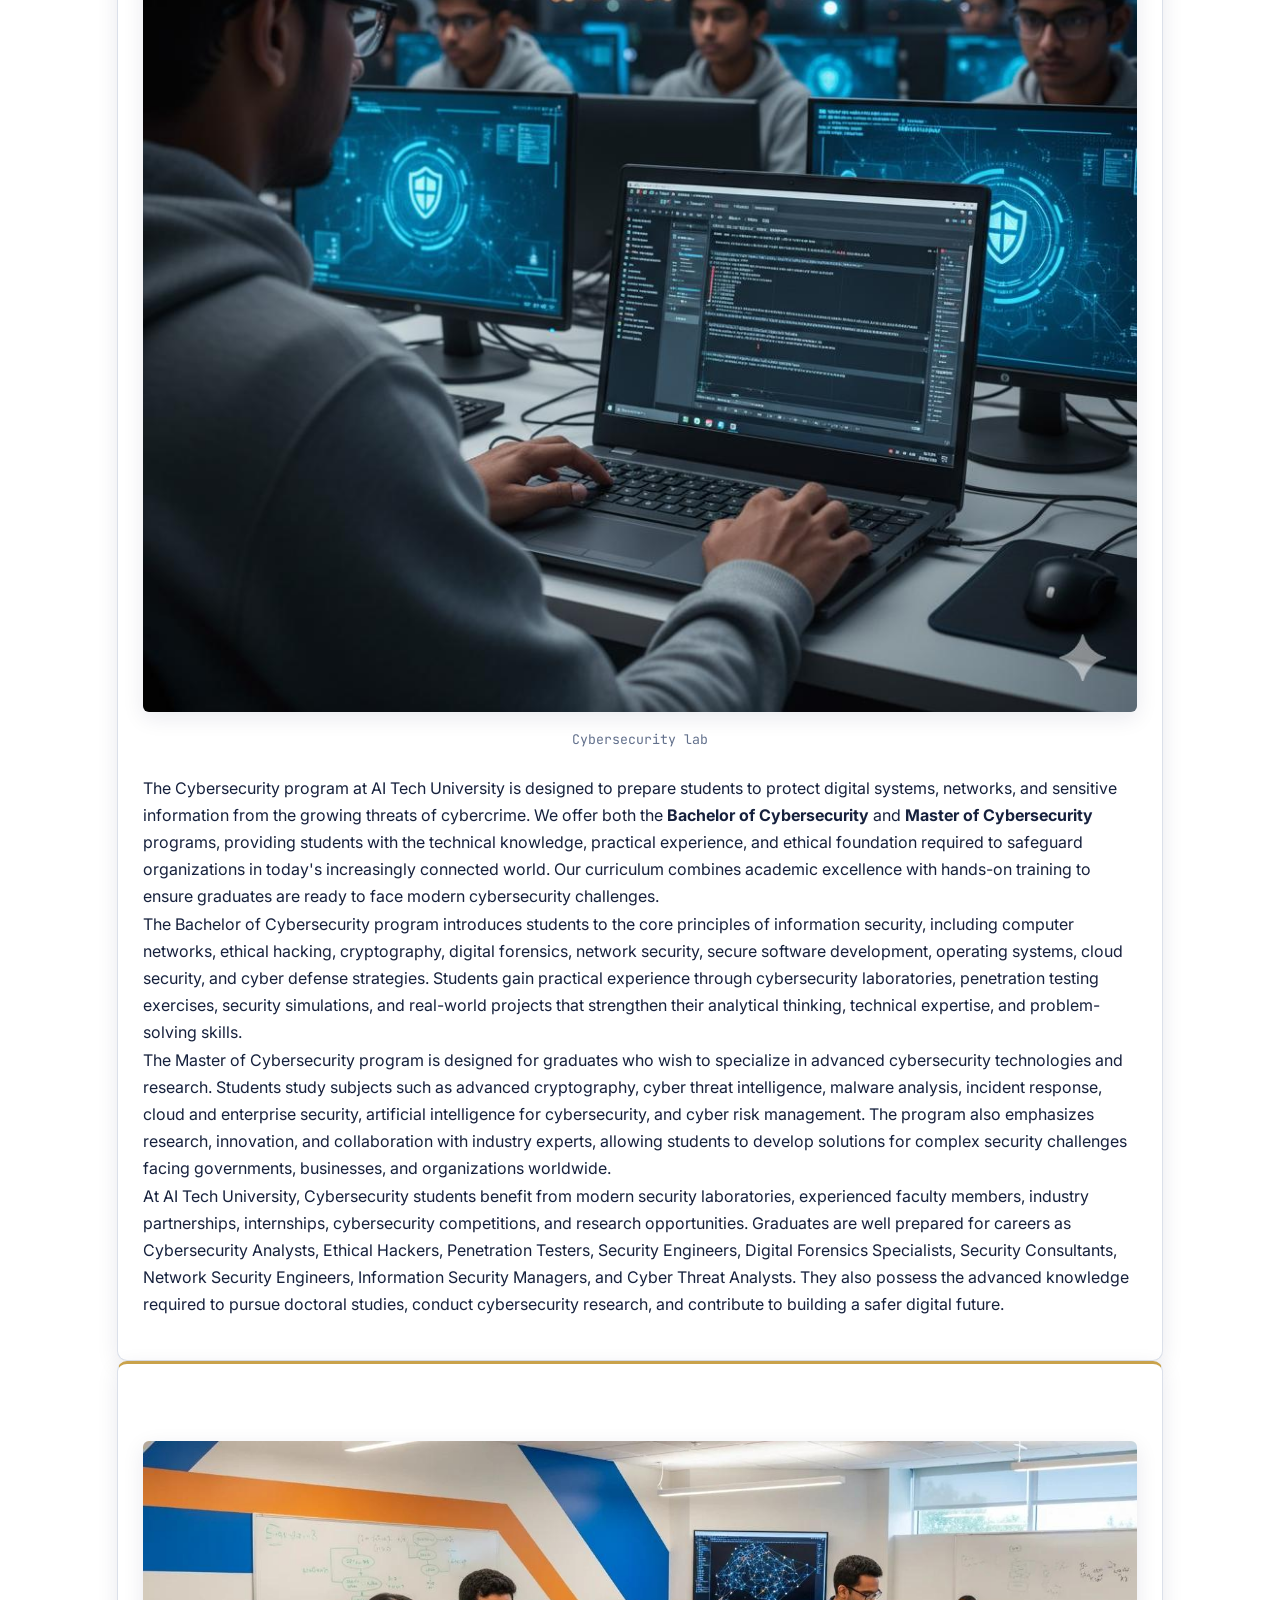
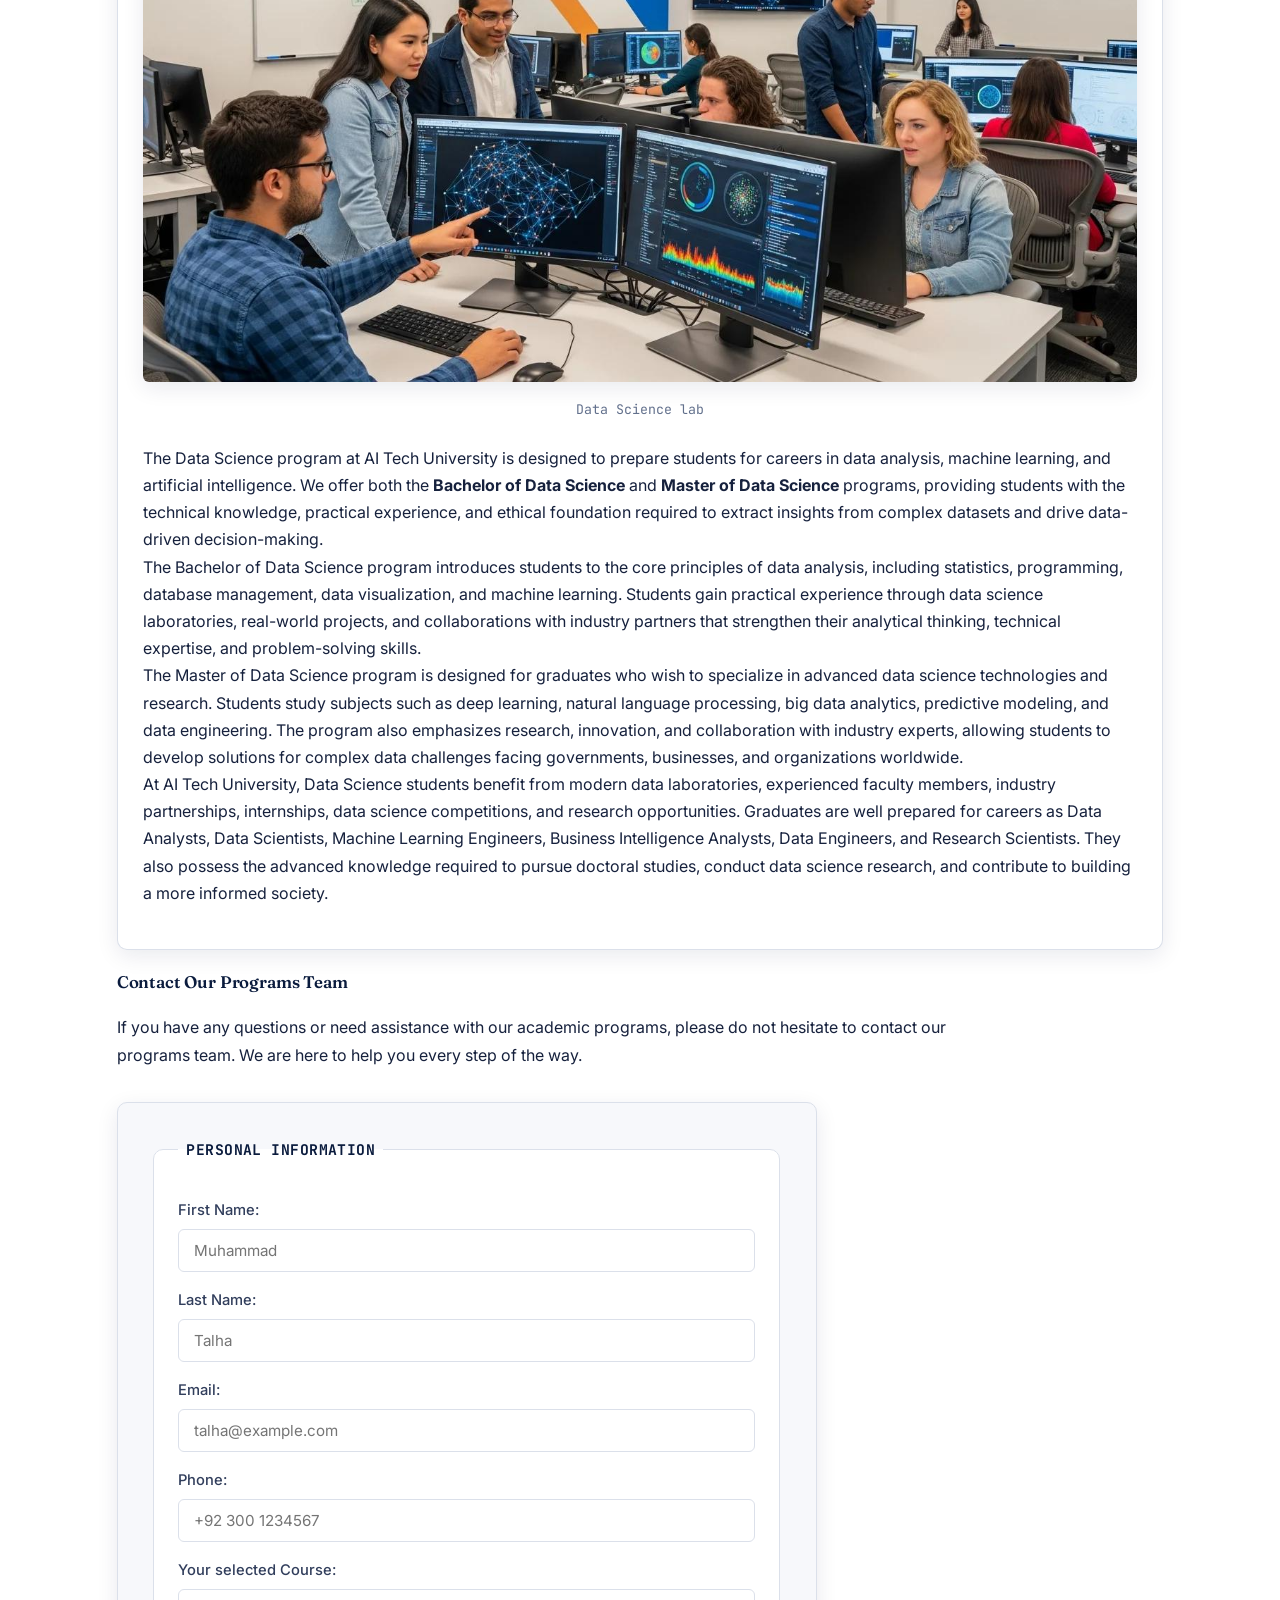
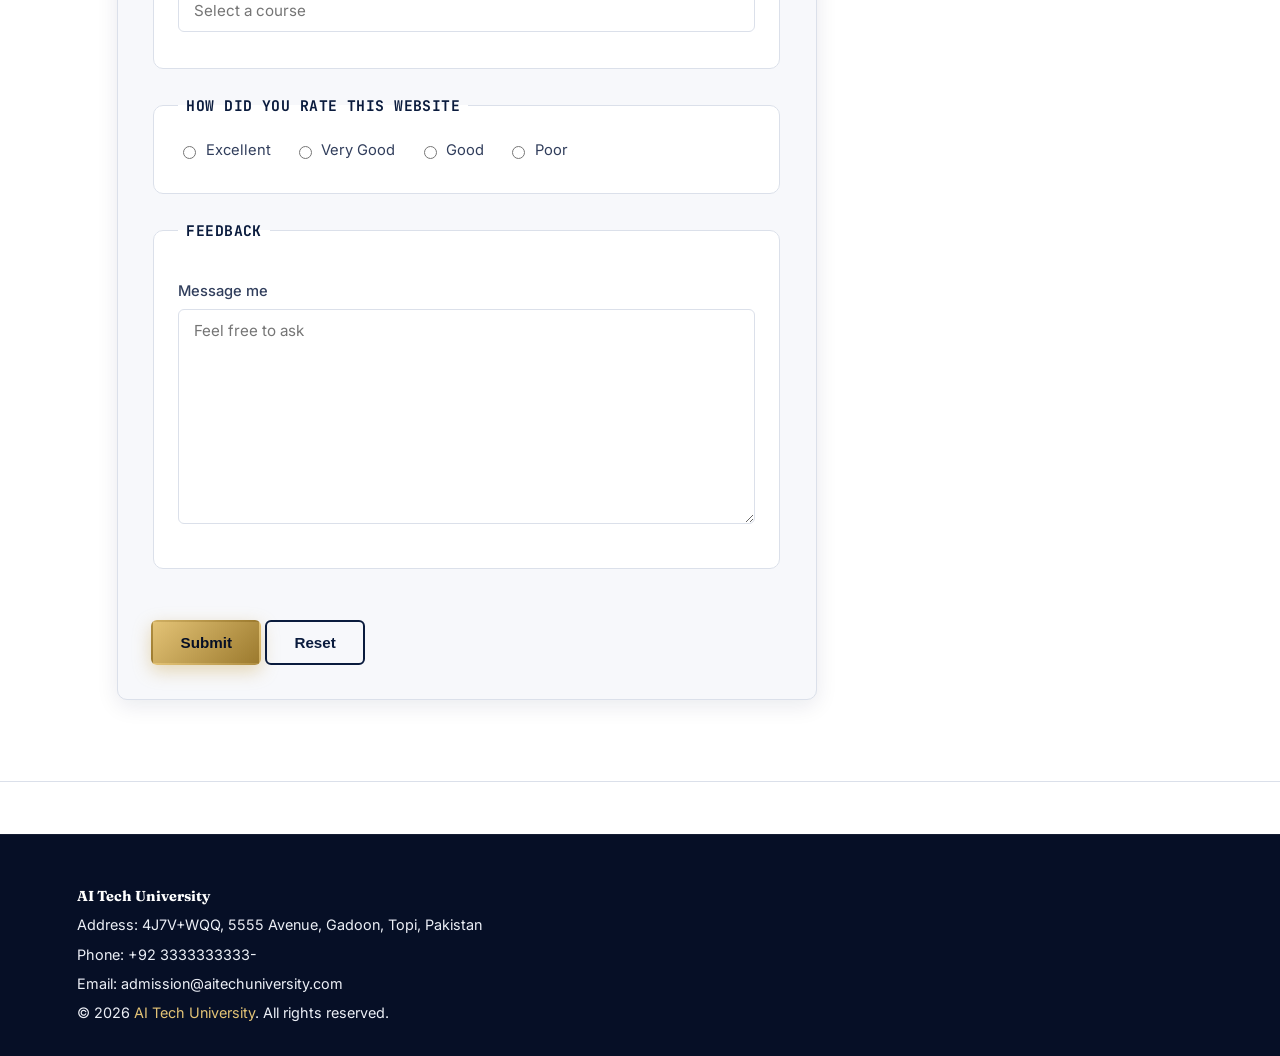
<file: programs.html>
<!DOCTYPE html>
<html lang="en">
<head>
    <meta charset="UTF-8">
    <meta name="viewport" content="width=device-width, initial-scale=1.0">
    <title>AI Tech University - Programs</title>
    <link rel="icon" href="logo.png">
    <link rel="stylesheet" href="main.css">
    <link rel="preconnect" href="https://fonts.googleapis.com">
</head>
<body>
     <nav class="navbar">
     <ul class="nav-links">
        <li><a href="index.html">Home</a></li>
        <li><a href="admission.html">Admission</a></li>
        <li><a href="contact.html">Contact</a></li>
        <li><a href="about.html">About</a></li>
        <li><a href="tuitionfee.html">Tuition Fee</a></li>
    </ul>
    </nav>
<header class="site-header">
    <h1>
        Welcome to AI Tech University Programs Page
    </h1>
   
    </header>
    <hr>
    <main><h2>Our Academic Programs</h2>
    <figure class="img-card">
        <img src="img/pro.jpg" alt="Programs Image" width="600" height="400" loading="lazy">
        <figcaption>AI Tech University Academic Programs</figcaption>
    </figure>
     <P>
            At AI Tech University, we offer industry-focused academic programs designed to prepare students for successful careers in the rapidly evolving world of technology. Our curriculum combines theoretical knowledge with practical experience, enabling students to develop the skills required to solve real-world challenges and become future leaders in innovation.
        </P>
    <h2>Undergraduate Programs</h2>
    <ul>
        <li>Bachelor of Science in Computer Science</li>
        <li>Bachelor of Science in Artificial Intelligence</li>
        <li>Bachelor of Science in Cybersecurity</li>
        <li>Bachelor of Science in Data Science</li>
        <li>Bachelor of Science in Software Engineering</li>
    </ul>
    <h2>Postgraduate Programs</h2>
    <ul>
        <li>Master of Science in Computer Science</li>
        <li>Master of Science in Artificial Intelligence</li>
        <li>Master of Science in Cybersecurity</li>
        <li>Master of Science in Data Science</li>
        <li>Master of Science in Software Engineering</li> 
    </ul>
<div class="program-grid"></div>
<div class="program-card">
<h3>Computer Science Program</h3>
<figure class="img-card">
    <img src="img/cam.jpg" alt="Computer Science Image" width="400" height="300" loading="lazy">
    <figcaption>Computer Science lab</figcaption>
</figure>
<p>
    The Computer Science program at AI Tech University is designed to provide students with a comprehensive understanding of modern computing technologies and their real-world applications. We offer both the <strong>Bachelor of Computer Science</strong> and <strong>Master of Computer Science</strong> programs, enabling students to build a strong academic foundation while developing the practical skills required for successful careers in the technology industry. Our curriculum combines theoretical knowledge with hands-on experience to prepare graduates for the rapidly evolving world of computing.
<br>
The Bachelor of Computer Science program introduces students to the fundamental principles of computer science, including programming, data structures, algorithms, database systems, operating systems, computer networks, software engineering, web development, cloud computing, and cybersecurity. Through laboratory sessions, coding projects, and collaborative assignments, students gain valuable practical experience while strengthening their analytical thinking, creativity, and problem-solving abilities.
<br>
The Master of Computer Science program is designed for graduates who wish to expand their expertise and specialize in advanced areas of computing. Students explore subjects such as advanced software engineering, distributed systems, artificial intelligence, cloud computing, big data analytics, information security, high-performance computing, and emerging technologies. The program also emphasizes research, innovation, and collaboration with faculty members, allowing students to contribute to meaningful projects that address real-world technological challenges.
<br>
At AI Tech University, Computer Science students benefit from modern computer laboratories, experienced faculty, industry partnerships, internships, workshops, and research opportunities. Our programs are designed to bridge the gap between academic learning and industry requirements, ensuring graduates are prepared for today's competitive job market. Upon graduation, students are equipped for careers as Software Engineers, Full-Stack Developers, Systems Analysts, Web Developers, Mobile Application Developers, Database Administrators, Cloud Engineers, Cybersecurity Specialists, DevOps Engineers, and IT Consultants. Graduates are also well prepared to pursue doctoral studies, conduct advanced research, or become leaders in the global technology industry.

</p>
</div>
<div class="program-card">

<figure class="img-card">
    <img src="img/ai.jpg" alt="Artificial Intelligence Image" width="400" height="300" loading="lazy">
    <figcaption>Artificial Intelligence lab</figcaption>

</figure>
<p>
    The Artificial Intelligence (AI) program at AI Tech University is designed to prepare students for the next generation of intelligent technologies that are transforming industries around the world. We offer both <strong>Bachelor of Artificial Intelligence</strong> and <strong>Master of Artificial Intelligence</strong> programs, providing students with the knowledge and practical experience needed to design, develop, and deploy intelligent systems. Our curriculum combines a strong theoretical foundation with hands-on learning, ensuring graduates are ready to solve complex real-world problems using advanced AI technologies.
<br>
The Bachelor of Artificial Intelligence program introduces students to the core principles of artificial intelligence, including programming, mathematics, machine learning, deep learning, data science, natural language processing, computer vision, robotics, and intelligent systems. Students participate in laboratory sessions, team projects, and industry-based assignments that allow them to apply their knowledge in practical environments while developing creativity, critical thinking, and problem-solving skills.
<br>
The Master of Artificial Intelligence program is intended for students who wish to deepen their expertise and specialize in advanced areas of AI. Graduate students explore topics such as advanced machine learning, generative AI, reinforcement learning, neural networks, autonomous systems, AI ethics, and large-scale intelligent applications. They also conduct research, collaborate with faculty members on innovative projects, and work with modern AI tools and technologies used by leading technology companies worldwide.
<br>
Throughout both programs, students have access to modern AI laboratories, experienced faculty members, research opportunities, internships, and collaborations with industry partners. Graduates are well prepared for careers as AI Engineers, Machine Learning Engineers, Data Scientists, Robotics Engineers, Computer Vision Specialists, NLP Engineers, AI Researchers, and Intelligent Systems Developers. They also possess the skills required to pursue doctoral studies or contribute to cutting-edge research and innovation in the rapidly growing field of Artificial Intelligence.

</p>
</div>
<div class="program-card">
<h3>Cybersecurity Program</h3>
<figure class="img-card">
    <img src="img/cyber.jpg" alt="Cybersecurity Image" width="400" height="300" loading="lazy">
    <figcaption>Cybersecurity lab</figcaption>
</figure>
<p>
    The Cybersecurity program at AI Tech University is designed to prepare students to protect digital systems, networks, and sensitive information from the growing threats of cybercrime. We offer both the <strong>Bachelor of Cybersecurity</strong> and <strong>Master of Cybersecurity</strong> programs, providing students with the technical knowledge, practical experience, and ethical foundation required to safeguard organizations in today's increasingly connected world. Our curriculum combines academic excellence with hands-on training to ensure graduates are ready to face modern cybersecurity challenges.
<br>
The Bachelor of Cybersecurity program introduces students to the core principles of information security, including computer networks, ethical hacking, cryptography, digital forensics, network security, secure software development, operating systems, cloud security, and cyber defense strategies. Students gain practical experience through cybersecurity laboratories, penetration testing exercises, security simulations, and real-world projects that strengthen their analytical thinking, technical expertise, and problem-solving skills.
<br>
The Master of Cybersecurity program is designed for graduates who wish to specialize in advanced cybersecurity technologies and research. Students study subjects such as advanced cryptography, cyber threat intelligence, malware analysis, incident response, cloud and enterprise security, artificial intelligence for cybersecurity, and cyber risk management. The program also emphasizes research, innovation, and collaboration with industry experts, allowing students to develop solutions for complex security challenges facing governments, businesses, and organizations worldwide.
<br>
At AI Tech University, Cybersecurity students benefit from modern security laboratories, experienced faculty members, industry partnerships, internships, cybersecurity competitions, and research opportunities. Graduates are well prepared for careers as Cybersecurity Analysts, Ethical Hackers, Penetration Testers, Security Engineers, Digital Forensics Specialists, Security Consultants, Network Security Engineers, Information Security Managers, and Cyber Threat Analysts. They also possess the advanced knowledge required to pursue doctoral studies, conduct cybersecurity research, and contribute to building a safer digital future.
</p>
</div>
<div class="program-card">
<h3>Data Science Program</h3>
<figure class="img-card">
    <img src="img/data.jpg" alt="Data Science Image" width="400" height="300" loading="lazy">
    <figcaption>Data Science lab</figcaption>
</figure>
<p>
    The Data Science program at AI Tech University is designed to prepare students for careers in data analysis, machine learning, and artificial intelligence. We offer both the <strong>Bachelor of Data Science</strong> and <strong>Master of Data Science</strong> programs, providing students with the technical knowledge, practical experience, and ethical foundation required to extract insights from complex datasets and drive data-driven decision-making.
<br>
The Bachelor of Data Science program introduces students to the core principles of data analysis, including statistics, programming, database management, data visualization, and machine learning. Students gain practical experience through data science laboratories, real-world projects, and collaborations with industry partners that strengthen their analytical thinking, technical expertise, and problem-solving skills.
<br>
The Master of Data Science program is designed for graduates who wish to specialize in advanced data science technologies and research. Students study subjects such as deep learning, natural language processing, big data analytics, predictive modeling, and data engineering. The program also emphasizes research, innovation, and collaboration with industry experts, allowing students to develop solutions for complex data challenges facing governments, businesses, and organizations worldwide.
<br>
At AI Tech University, Data Science students benefit from modern data laboratories, experienced faculty members, industry partnerships, internships, data science competitions, and research opportunities. Graduates are well prepared for careers as Data Analysts, Data Scientists, Machine Learning Engineers, Business Intelligence Analysts, Data Engineers, and Research Scientists. They also possess the advanced knowledge required to pursue doctoral studies, conduct data science research, and contribute to building a more informed society.
</p>
</div>
</div>
<h4>Contact Our Programs Team</h4>
<p>
    If you have any questions or need assistance with our academic programs, please do not hesitate to contact our programs team. We are here to help you every step of the way.</p>
   <form action="#" method="post" class="site-form">
        <fieldset class="form-fieldset">
            <legend>Personal Information</legend>
            <p>
                <label for="FirstName">First Name:</label> <input type="text" id="FirstName" name="FirstName" placeholder="Muhammad" required autocomplete="on">
            </p>
            <p>
                <label for="LastName">Last Name:</label> 
                <input type="text" id="LastName" name="LastName" placeholder="Talha" required autocomplete="on"></p>
            <p>
                <label for="Email">Email:</label>
             <input type="email" id="Email" name="Email" placeholder="talha@example.com" required autocomplete="on"></p>
             <p> 
             <label for="Phone">Phone:</label> 
             <input type="tel" id="Phone" name="Phone" placeholder="+92 300 1234567" required autocomplete="on"></p>
             
             <p>
                <label for="Course">Your selected Course:</label>
                <input type="text" id="Course" name="Course" list="CourseList" placeholder="Select a course">
                <datalist id="CourseList">
                    <option value="Bs in Computer Science">
                    <option value="Ms in Computer Science">
                    <option value="Bs in Artificial Intelligence">
                    <option value="Ms in Artificial Intelligence">
                    <option value="Bs in Cybersecurity">
                    <option value="Ms in Cybersecurity">
                    <option value="Bs in Data Science">
                    <option value="Ms in Data Science">
                    <option value="Bs in Software Engineering">
                    <option value="Ms in Software Engineering">
                </datalist>
             </p>
        </fieldset>
       <fieldset class="form-fieldset form-fieldset-radio">
        <legend>How did you rate this website</legend>
             <p>
            <input type="radio"  name="Review"  id="Excellent" value="Excellent">
            <label for="Excellent">Excellent</label>
        </p>
         <p>
            <input type="radio"  name="Review" id="VeryGood" value="VeryGood">
            <label for="VeryGood">Very Good</label>
        </p>
         <p>
            <input type="radio" name="Review" id="Good"  value="Good">
            <label for="Good">Good</label>
        </p>
         <p>
            <input type="radio"  name="Review" id="Poor" value="Poor">
            <label for="Poor">Poor</label>
        </p>
       </fieldset>
       <fieldset class="form-fieldset">
        <legend>Feedback</legend>
        <p>
            <label for="message">Message me</label>
            <textarea name="message" id="message" rows="10" cols="30" placeholder="Feel free to ask"></textarea>
        </p>
       
    </fieldset>
    <br>
            <button type="submit" class="btn btn-primary">Submit</button>   
            <button type="reset" class="btn btn-outline">Reset</button>
            </form>
            </main>
    <hr>
<footer class="site-footer">
        <p><strong>AI Tech University</strong></p>

        <p>Address: 4J7V+WQQ, 5555 Avenue, Gadoon, Topi, Pakistan</p>
        <p>Phone: +92 3333333333-</p>
        <p>Email: admission@aitechuniversity.com</p>
        <p>&copy; 2026 <a href="about.html" target="_blank">AI Tech University</a>. All rights reserved.</p>
    </footer>
    <script src="script.js"></script>
</body> 
</html>
</file>
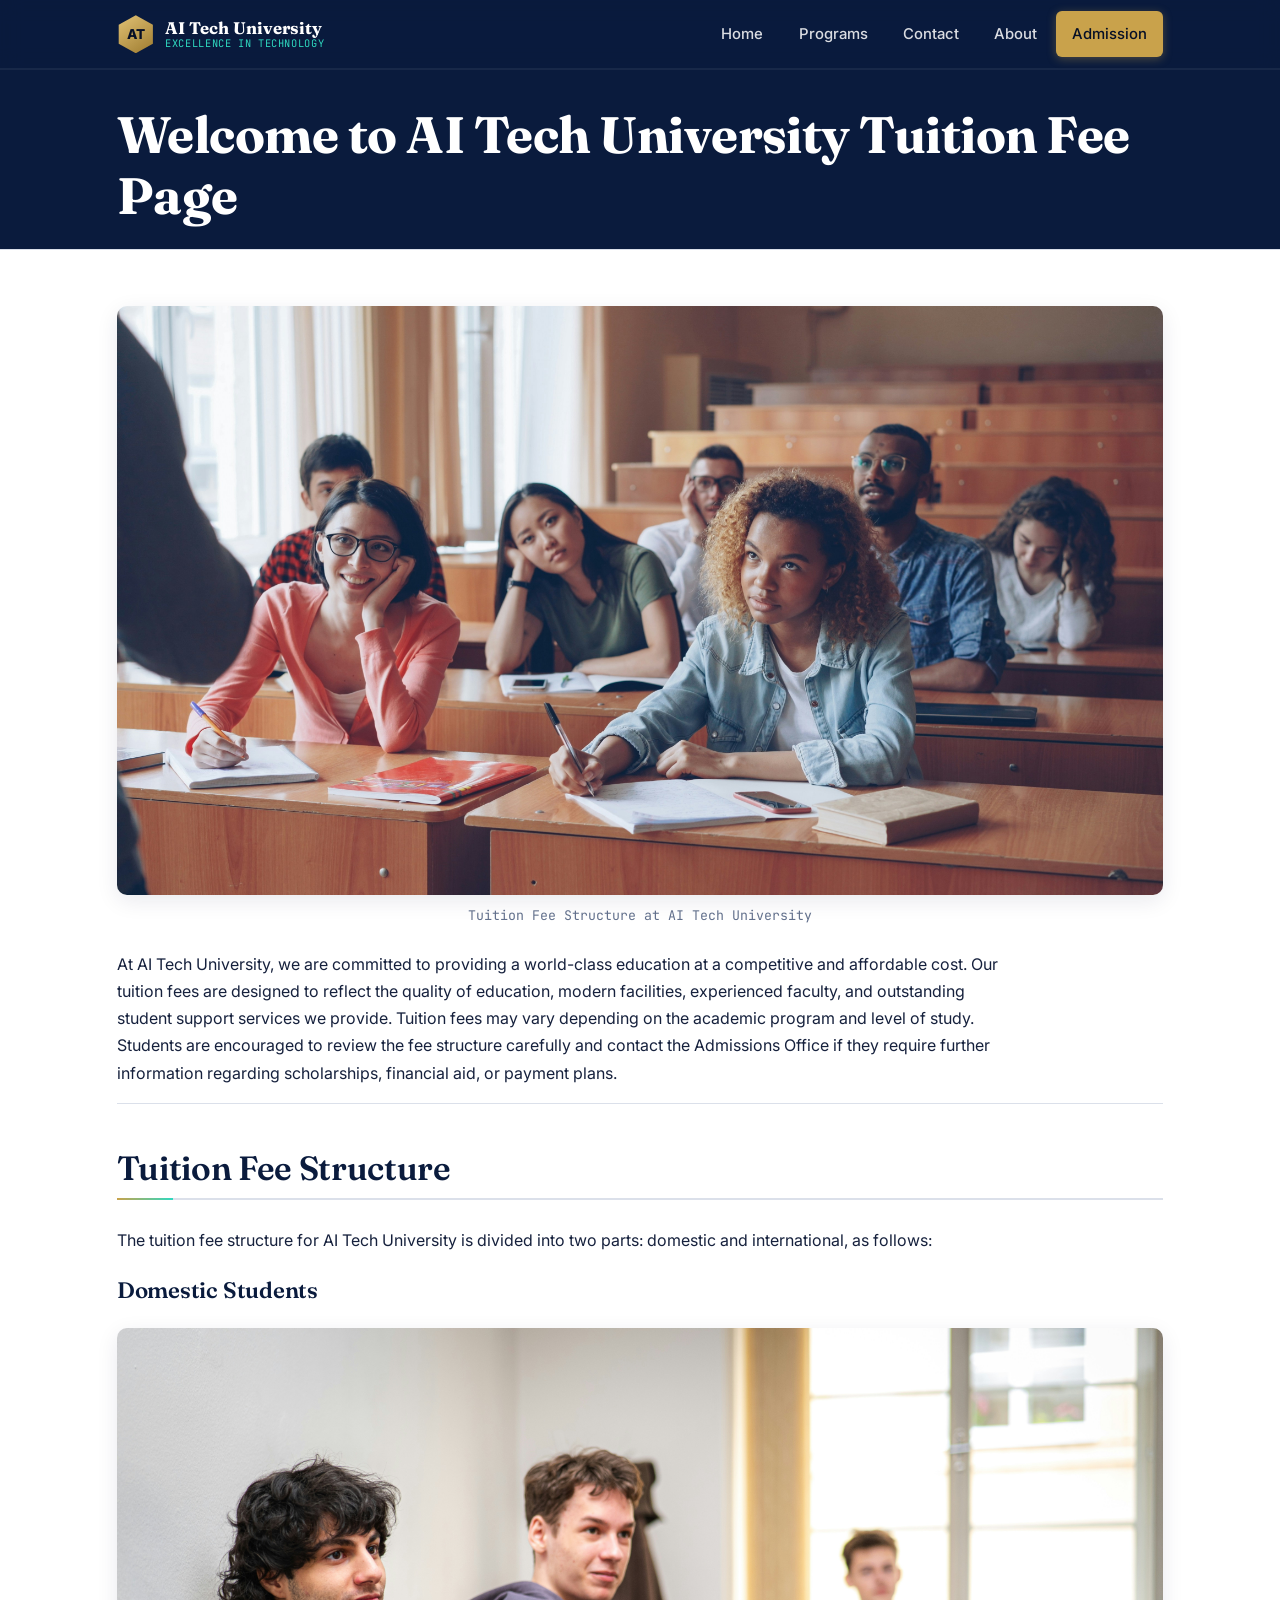
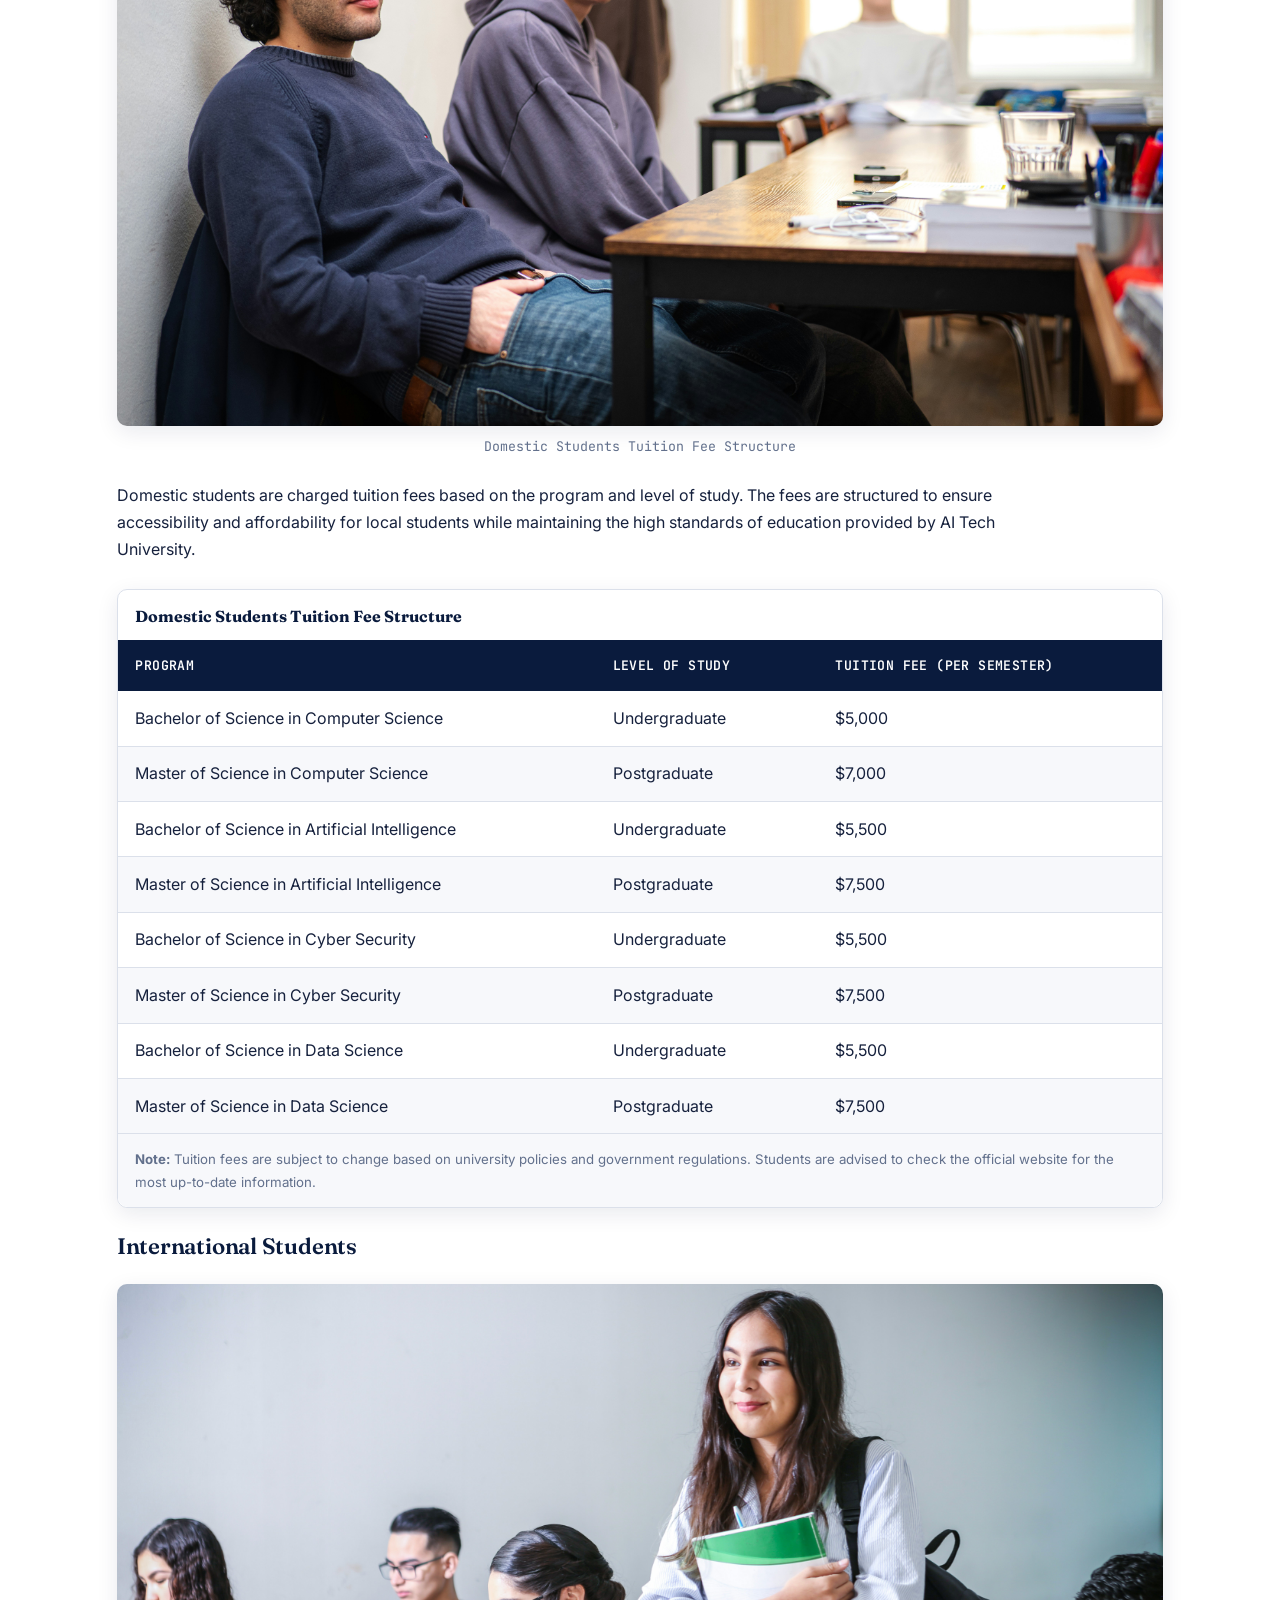
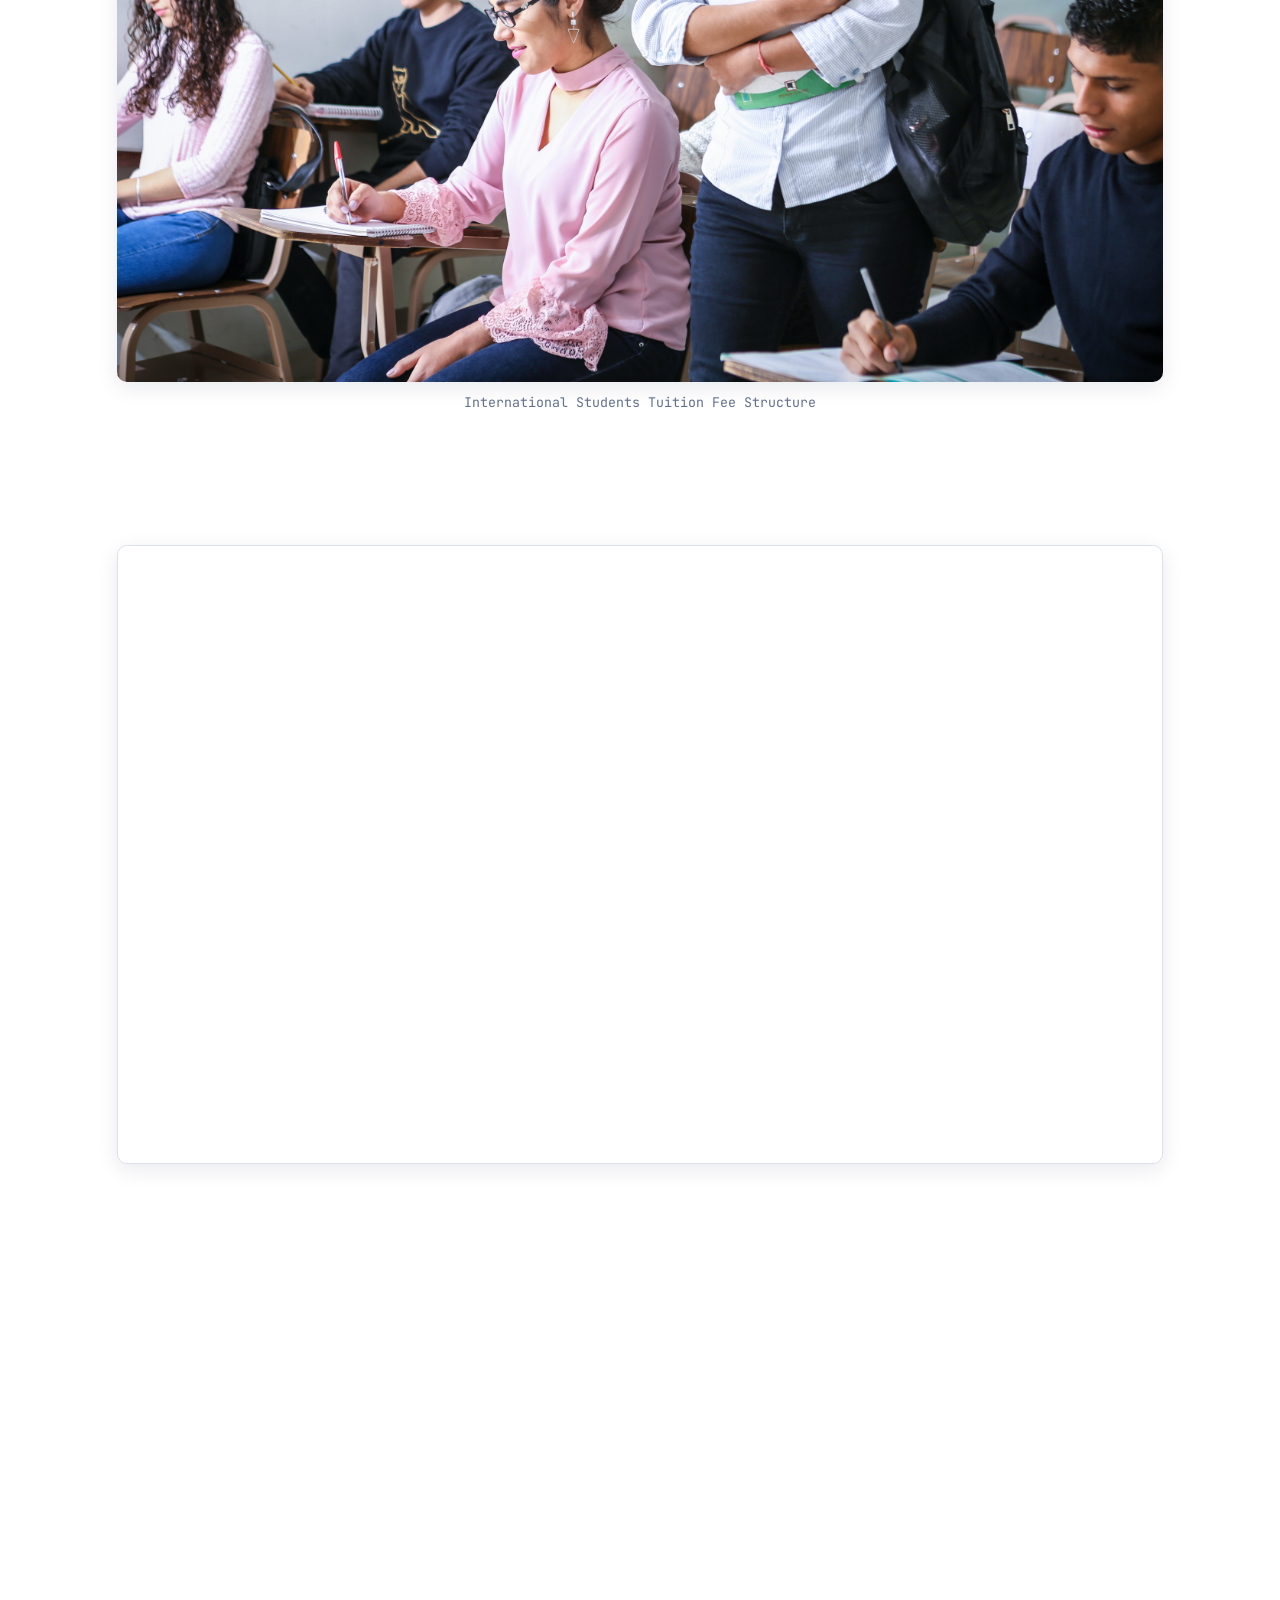
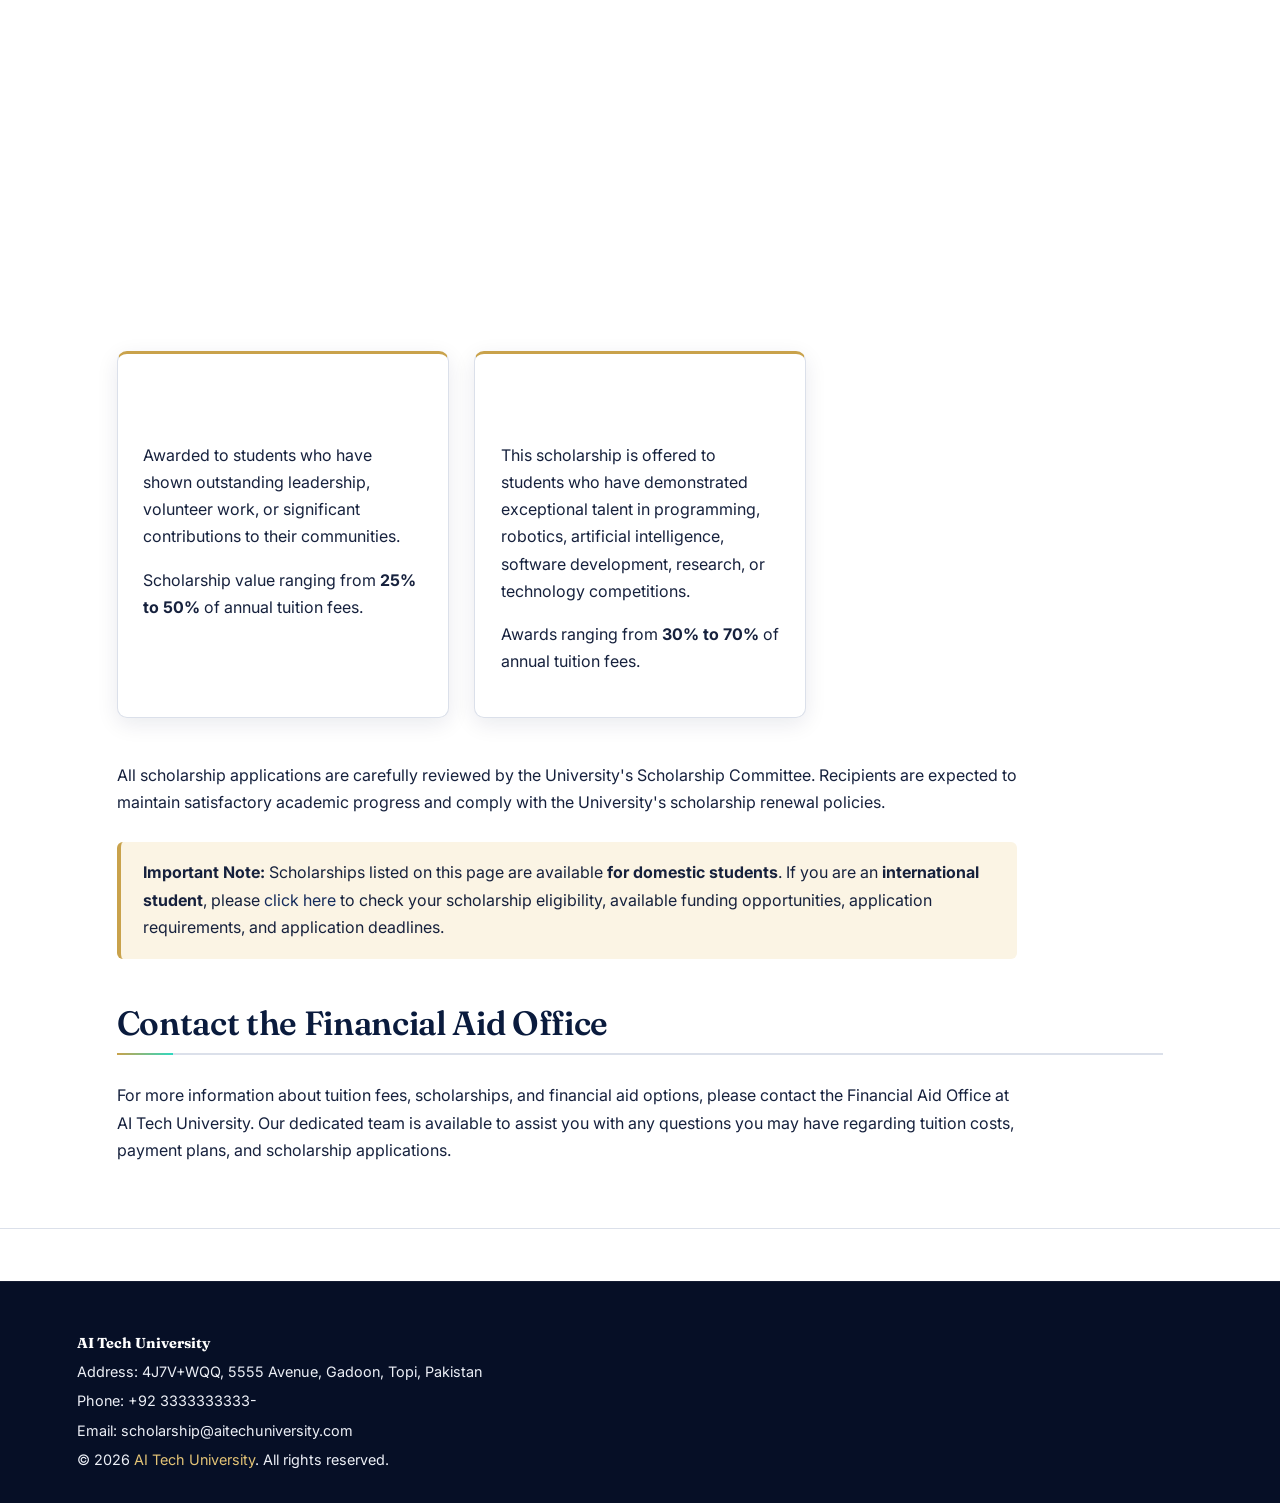
<file: tuitionfee.html>
<!DOCTYPE html>
<html lang="en">
<head>
    <meta charset="UTF-8">
    <meta name="viewport" content="width=device-width, initial-scale=1.0">
    <title>AI Tech University - Tuition Fee</title>
    <link rel="icon" href="logo.png">
    <link rel="stylesheet" href="main.css">
    <link rel="preconnect" href="https://fonts.googleapis.com">
</head>
<body>
     <nav class="navbar">
     <ul class="nav-links">
        <li><a href="index.html">Home</a></li>
        <li><a href="programs.html">Programs</a></li>
        <li><a href="contact.html">Contact</a></li>
        <li><a href="about.html">About</a></li>
        <li><a href="admission.html">Admission</a></li>
    </ul>
    </nav>
<header class="site-header">
    <h1>
        Welcome to AI Tech University Tuition Fee Page
    </h1>
   
    </header>
    <hr>
    <main><figure class="img-card">
    <img src="img/adm1.jpg" alt="Tuition Fee Image" width="600" height="400" loading="lazy">
    <figcaption>Tuition Fee Structure at AI Tech University</figcaption>
    </figure>
    <p>
At AI Tech University, we are committed to providing a world-class education at a competitive and affordable cost. Our tuition fees are designed to reflect the quality of education, modern facilities, experienced faculty, and outstanding student support services we provide. Tuition fees may vary depending on the academic program and level of study. Students are encouraged to review the fee structure carefully and contact the Admissions Office if they require further information regarding scholarships, financial aid, or payment plans.
 </p>
 <hr>
<h2>Tuition Fee Structure</h2>
<p>
    The tuition fee structure for AI Tech University is divided into two parts: domestic and international, as follows:
</p>
<h3>Domestic Students</h3>
<figure class="img-card">
    <img src="img/dom.jpg" alt="Domestic Students Tuition Fee" width="600" height="400" loading="lazy">
    <figcaption>Domestic Students Tuition Fee Structure</figcaption>
</figure>
   <p>
    Domestic students are charged tuition fees based on the program and level of study. The fees are structured to ensure accessibility and affordability for local students while maintaining the high standards of education provided by AI Tech University.
   </p>
   <table class="data-table">
    <caption>Domestic Students Tuition Fee Structure</caption>
    <thead>
        <tr>
            <th>Program</th>
            <th>Level of Study</th>
            <th>Tuition Fee (per semester)</th>
        </tr>
    </thead>
    <tbody>
        <tr>
            <td>Bachelor of Science in Computer Science</td>
            <td>Undergraduate</td>
            <td>$5,000</td>
        </tr>
         <tr>
            <td>Master of Science in Computer Science</td>
            <td>Postgraduate</td>
            <td>$7,000</td>
        </tr>
        <tr>
            <td>Bachelor of Science in Artificial Intelligence</td>
            <td>Undergraduate</td>
            <td>$5,500</td>
        </tr>
        <tr>
            <td>Master of Science in Artificial Intelligence</td>
            <td>Postgraduate</td>
            <td>$7,500</td>
        </tr>
        <tr>
            <td>Bachelor of Science in Cyber Security</td>
            <td>Undergraduate</td>
            <td>$5,500</td>
        </tr>
        <tr>
            <td>Master of Science in Cyber Security</td>
            <td>Postgraduate</td>
            <td>$7,500</td>
        </tr>
        <tr>
            <td>Bachelor of Science in Data Science</td>
            <td>Undergraduate</td>
            <td>$5,500</td>
        </tr>
        <tr>
            <td>Master of Science in Data Science</td>
            <td>Postgraduate</td>
            <td>$7,500</td>
        </tr>
    </tbody>
 <tfoot>
        <tr>
            <td colspan="3"><strong>Note:</strong> Tuition fees are subject to change based on university policies and government regulations. Students are advised to check the official website for the most up-to-date information.</td>
        </tr>
    </tfoot>
   </table>
   <h3>International Students</h3>
   <figure class="img-card">
    <img src="img/Int's.jpg" alt="International Students Tuition Fee" width="600" height="400" loading="lazy">
    <figcaption>International Students Tuition Fee Structure</figcaption>
    </figure>
    <p>
    International students are charged tuition fees based on the program and level of study. The fees are structured to ensure accessibility and affordability for international students while maintaining the high standards of education provided by AI Tech University.
    </p>
    <table class="data-table">
        <caption>International Students Tuition Fee Structure</caption>
        <thead>
            <tr>
                <th>Program</th>
                <th>Level of Study</th>
                <th>Tuition Fee (per semester)</th>
            </tr>
        </thead>
        <tbody>
            <tr>
                <td>Bachelor of Science in Computer Science</td>
                <td>Undergraduate</td>
                <td>$8,000</td>
            </tr>
            <tr>
                <td>Master of Science in Computer Science</td>
                <td>Postgraduate</td>
                <td>$10,000</td>
            </tr>
            <tr>
                <td>Bachelor of Science in Artificial Intelligence</td>
                <td>Undergraduate</td>
                <td>$8,500</td>
            </tr>
            <tr>
                <td>Master of Science in Artificial Intelligence</td>
                <td>Postgraduate</td>
                <td>$10,500</td>
            </tr>
            <tr>
                <td>Bachelor of Science in Cyber Security</td>
                <td>Undergraduate</td>
                <td>$8,500</td>
            </tr>
            <tr>
                <td>Master of Science in Cyber Security</td>
                <td>Postgraduate</td>
                <td>$10,500</td>
            </tr>
            <tr>
                <td>Bachelor of Science in Data Science</td>
                <td>Undergraduate</td>
                <td>$8,500</td>
            </tr>
            <tr>
                <td>Master of Science in Data Science</td>
                <td>Postgraduate</td>
                <td>$10,500</td>
            </tr>
        </tbody>
        <tfoot>
            <tr>
                <td colspan="3"><strong>Note:</strong> Tuition fees are subject to change based on university policies and government regulations. Students are advised to check the official website for the most up-to-date information.</td>
            </tr>
        </tfoot>
    </table>
    <h3>Scholarships and Financial Aid</h3>
    <p>
At AI Tech University, we believe that financial circumstances should never prevent talented students from achieving their academic goals. To recognize academic excellence and support students with financial needs, the University offers a range of scholarships and financial aid programs. Scholarships are awarded based on academic performance, leadership qualities, extracurricular achievements, community service, and financial need. Students are encouraged to apply early, as scholarship opportunities are limited and awarded on a competitive basis.</p>

<div class="scholarship-grid">
<div class="scholarship-box">
<h4>Merit Excellence Scholarship</h4>
<p>Awarded to students with outstanding academic records and exceptional achievements.</p>
<ul>
    <li><strong>100% Tuition Scholarship</strong> – For students with exceptional academic performance and leadership.</li>
    <li><strong>75% Tuition Scholarship</strong> – For students with excellent academic results and strong extracurricular involvement.</li>
    <li><strong>50% Tuition Scholarship</strong> – For students who demonstrate consistent academic excellence.</li>
</ul>
</div>

<div class="scholarship-box">
<h4>Academic Achievement Scholarship</h4>
<p>Designed for students who have maintained high grades throughout their previous education.</p>
<ul>
    <li><strong>40% Tuition Scholarship</strong></li>
    <li><strong>30% Tuition Scholarship</strong></li>
    <li><strong>20% Tuition Scholarship</strong></li>
</ul>
</div>

<div class="scholarship-box">
<h4>Financial Assistance Scholarship</h4>
<p>Available for students who demonstrate financial need while maintaining satisfactory academic performance.</p>
<p>Up to <strong>60%</strong> Tuition Assistance. Renewable each academic year, subject to eligibility requirements.</p>
</div>

<div class="scholarship-box">
<h4>Leadership & Community Service Scholarship</h4>
<p>Awarded to students who have shown outstanding leadership, volunteer work, or significant contributions to their communities.</p>
<p>Scholarship value ranging from <strong>25% to 50%</strong> of annual tuition fees.</p>
</div>

<div class="scholarship-box">
<h4>Innovation & Technology Scholarship</h4>
<p>This scholarship is offered to students who have demonstrated exceptional talent in programming, robotics, artificial intelligence, software development, research, or technology competitions.</p>
<p>Awards ranging from <strong>30% to 70%</strong> of annual tuition fees.</p>
</div>
</div>

<p>All scholarship applications are carefully reviewed by the University's Scholarship Committee. Recipients are expected to maintain satisfactory academic progress and comply with the University's scholarship renewal policies.</p>
<p class="note-box"><strong>Important Note:</strong> Scholarships listed on this page are available <strong>for domestic students</strong>. If you are an <strong>international student</strong>, please <a href="international-students.html">click here</a> to check your scholarship eligibility, available funding opportunities, application requirements, and application deadlines.</p>
<h2>Contact the Financial Aid Office</h2>
<p>
    For more information about tuition fees, scholarships, and financial aid options, please contact the Financial Aid Office at AI Tech University. Our dedicated team is available to assist you with any questions you may have regarding tuition costs, payment plans, and scholarship applications.</p>
    </main>
      <hr>
<footer class="site-footer">
        <p><strong>AI Tech University</strong></p>

        <p>Address: 4J7V+WQQ, 5555 Avenue, Gadoon, Topi, Pakistan</p>
        <p>Phone: +92 3333333333-</p>
        <p>Email: scholarship@aitechuniversity.com</p>
        <p>&copy; 2026 <a href="about.html" target="_blank">AI Tech University</a>. All rights reserved.</p>
    </footer>
    <script src="script.js"></script>
</body> 
</html>
</file>
<file: main.css>
/* ═══════════════════════════════════════════════
   AI TECH UNIVERSITY — main.css
   Redesign pass: same classes, new visual language.
   Concept: "campus meets terminal" — an academic
   institution that happens to run on code. Deep ink
   navy + warm brass gold (credibility, tradition) with
   a single cool signal-teal accent (the "tech" voice),
   serif display type for gravitas + clean sans body +
   monospace for anything data/technical.
═══════════════════════════════════════════════ */

@import url('https://fonts.googleapis.com/css2?family=Fraunces:opsz,wght@9..144,500;9..144,600;9..144,700&family=Inter:wght@400;500;600;700;800&family=JetBrains+Mono:wght@400;500;600&display=swap');

/* ---------- Variables ---------- */
:root {
  --navy: #0A1B3D;
  --navy-mid: #142B5C;
  --navy-dark: #060F26;
  --gold: #C9A24B;
  --gold-bright: #E3C376;
  --gold-dark: #9C7A2E;
  --tech: #2FD9C0;
  --tech-dark: #1CA893;
  --white: #ffffff;
  --gray-50: #F7F8FB;
  --gray-100: #ECEFF6;
  --gray-200: #DBE0EA;
  --gray-500: #62708C;
  --gray-700: #313E5C;
  --text: #16213D;
  --radius: 10px;
  --radius-sm: 6px;
  --shadow: 0 6px 22px rgba(10, 27, 61, 0.09);
  --shadow-hover: 0 18px 40px rgba(10, 27, 61, 0.18);
  --transition: 0.25s cubic-bezier(.4, 0, .2, 1);
  --font-display: 'Fraunces', Georgia, serif;
  --font: 'Inter', system-ui, sans-serif;
  --font-mono: 'JetBrains Mono', 'SFMono-Regular', Menlo, monospace;
}

/* ---------- Reset ---------- */
* { box-sizing: border-box; }
html { scroll-behavior: smooth; }
body {
  margin: 0;
  font-family: var(--font);
  color: var(--text);
  background: var(--white);
  line-height: 1.7;
  font-size: 16px;
   overflow:hidden;
  -webkit-font-smoothing: antialiased;
}
img { max-width: 100%; height: auto; display: block; }
hr { border: none; border-top: 1px solid var(--gray-200); margin: 0; }
a { color: var(--navy-mid); text-decoration: none; transition: color var(--transition); }
a:hover { color: var(--tech-dark); }

h1, h2, h3, h4 {
  font-family: var(--font-display);
  color: var(--navy);
  line-height: 1.2;
  font-weight: 600;
  letter-spacing: -0.01em;
}
h1 { font-size: clamp(2.1rem, 4.4vw, 3.2rem); font-weight: 700; }
h2 {
  font-size: clamp(1.5rem, 3vw, 2.1rem);
  margin-top: 2.75rem;
  padding-bottom: 0.6rem;
  border-bottom: 2px solid var(--gray-200);
  position: relative;
}
h2::after {
  content: '';
  position: absolute;
  left: 0; bottom: -2px;
  width: 56px; height: 2px;
  background: linear-gradient(90deg, var(--gold), var(--tech));
}
h3 { font-size: clamp(1.15rem, 2.4vw, 1.4rem); }
h4 { font-size: 1.05rem; }
.site-header{
    padding-top:70px;
}
main, .site-form, footer, section, .cta-band { padding-left: 6vw; padding-right: 6vw; }
main { max-width: 1200px; margin: 0 auto; padding-top: 2rem; padding-bottom: 3rem; }
main > p, main > ul, main > ol { max-width: 900px; }

/* Keyboard focus visibility */
a:focus-visible, button:focus-visible, input:focus-visible, textarea:focus-visible {
  outline: 3px solid var(--tech);
  outline-offset: 2px;
}

/* ---------- Loading Screen ---------- */
#loading-screen {

 position: fixed;
    top:0;
    left:0;
    width:100vw;
    height:100vh;
    overflow:hidden;
    display:grid;
    place-items:center;
   z-index: 99999;
  transition: opacity 0.5s ease, visibility 0.5s ease;
    background:
    radial-gradient(circle at 20% 20%, rgba(47, 217, 192, 0.12), transparent 45%),
    linear-gradient(160deg, var(--navy-dark), var(--navy) 70%);
    
}
#loading-screen.hidden { opacity: 0; visibility: hidden; pointer-events: none; }
.loader { text-align: center; color: var(--white); }
.loader-logo {
  font-family: var(--font-display);
  font-size: 1.7rem; font-weight: 700; margin-bottom: 1.2rem;
  letter-spacing: 0.01em;
}
.loader-logo span { color: var(--gold-bright); }
.loader-spinner {
  width: 40px; height: 40px; margin: 0 auto;
  border: 3px solid rgba(255, 255, 255, 0.18);
  border-top-color: var(--tech);
  border-right-color: var(--gold);
  border-radius: 50%;
  animation: spin 0.9s linear infinite;
}
@keyframes spin { to { transform: rotate(360deg); } }

/* ---------- Scroll Progress Bar ---------- */
#progress-bar {
  position: fixed; top: 0; left: 0; height: 3px; width: 0%;
  background: linear-gradient(90deg, var(--gold), var(--tech));
  z-index: 3000; transition: width 0.1s ease;
}

/* ---------- Header / Navbar ---------- */
.site-header { background: var(--navy); color: var(--white); }
.navbar {
 position: fixed;
  top: 0;
  left: 0;
  width: 100%;
  z-index: 1000;
  background: rgba(10, 27, 61, 0.92);
  backdrop-filter: blur(10px);
  -webkit-backdrop-filter: blur(10px);
  box-shadow: 0 1px 0 rgba(255, 255, 255, 0.06);
  border-bottom: 1px solid rgba(255, 255, 255, 0.06);
}
.navbar.scrolled { background: rgba(6, 15, 38, 0.96); }
.nav-inner {
  display: flex; align-items: center; justify-content: space-between;
  max-width: 1200px; margin: 0 auto;
  padding: 0.7rem 6vw;
}
.nav-logo { display: flex; align-items: center; gap: 0.65rem; color: var(--white); }
.nav-logo-icon {
  background: linear-gradient(145deg, var(--gold-bright), var(--gold-dark));
  color: var(--navy-dark);
  font-weight: 800; font-size: 0.85rem;
  width: 38px; height: 38px;
  clip-path: polygon(50% 0%, 95% 25%, 95% 75%, 50% 100%, 5% 75%, 5% 25%);
  display: flex; align-items: center; justify-content: center;
}
.nav-logo-text { display: flex; flex-direction: column; line-height: 1.15; }
.nav-logo-name { font-family: var(--font-display); font-weight: 700; font-size: 1.05rem; }
.nav-logo-sub { font-family: var(--font-mono); font-size: 0.65rem; letter-spacing: 0.06em; text-transform: uppercase; color: var(--tech); }

.nav-links {
  list-style: none; display: flex; gap: 0.2rem;
  margin: 0; padding: 0;
}
.nav-links li a {
  display: block; color: rgba(255, 255, 255, 0.85); padding: 0.65rem 1rem;
  border-radius: var(--radius-sm); font-weight: 500; font-size: 0.93rem;
  position: relative; transition: background var(--transition), color var(--transition);
}
.nav-links li a:hover { background: rgba(255, 255, 255, 0.08); color: var(--white); }
.nav-links li a.active { color: var(--white); background: rgba(255, 255, 255, 0.06); }
.nav-links li a.active::after {
  content: '';
  position: absolute; left: 1rem; right: 1rem; bottom: 4px;
  height: 2px; background: linear-gradient(90deg, var(--gold), var(--tech));
  border-radius: 2px;
}
.nav-apply a {
  background: var(--gold);
  color: var(--navy-dark) !important;
  font-weight: 700;
  box-shadow: 0 2px 10px rgba(201, 162, 75, 0.35);
}
.nav-apply a:hover { background: var(--gold-bright); }

.hamburger {
  display: none; flex-direction: column; justify-content: center; gap: 5px;
  width: 36px; height: 36px; background: none; border: none; cursor: pointer; padding: 0;
}
.hamburger span {
  display: block; width: 26px; height: 3px; background: var(--white);
  border-radius: 2px; transition: transform var(--transition), opacity var(--transition);
}
.hamburger.active span:nth-child(1) { transform: translateY(8px) rotate(45deg); }
.hamburger.active span:nth-child(2) { opacity: 0; }
.hamburger.active span:nth-child(3) { transform: translateY(-8px) rotate(-45deg); }

/* Plain <h1> inside header on non-home pages */
.site-header > h1 {
  color: var(--white);
  max-width: 1200px; margin: 0 auto; padding: 2.1rem 6vw 1.4rem;
  border-bottom: none;
}

/* ---------- Hero (home page) ---------- */
.hero {
  max-width: 900px; margin: 0 auto; padding: 4.5rem 6vw 5.5rem; text-align: center;
  color: var(--white);
  background:
    linear-gradient(rgba(6, 15, 38, 0.82), rgba(10, 27, 61, 0.78)),
    repeating-linear-gradient(0deg, rgba(255,255,255,0.035) 0px, rgba(255,255,255,0.035) 1px, transparent 1px, transparent 42px),
    repeating-linear-gradient(90deg, rgba(255,255,255,0.035) 0px, rgba(255,255,255,0.035) 1px, transparent 1px, transparent 42px),
    url('img/wel.png') center/cover no-repeat;
  border-radius: 0 0 28px 28px;
}
.hero h1 {
  color: var(--white);
  font-family: var(--font-display);
  animation: fadeIn 0.8s ease both;
}
.hero-subtitle {
  font-size: 1.12rem; color: var(--gray-100);
  max-width: 640px; margin: 1.1rem auto 2.2rem;
  animation: fadeIn 1s ease 0.15s both;
}
.hero-buttons { display: flex; gap: 1rem; justify-content: center; flex-wrap: wrap; animation: fadeIn 1.1s ease 0.3s both; }
@keyframes fadeIn { from { opacity: 0; transform: translateY(16px); } to { opacity: 1; transform: translateY(0); } }

/* ---------- Buttons ---------- */
.btn {
  display: inline-block; padding: 0.75rem 1.7rem; border-radius: var(--radius-sm);
  font-weight: 600; font-size: 0.95rem; border: 2px solid transparent; cursor: pointer;
  transition: transform var(--transition), box-shadow var(--transition), background var(--transition), color var(--transition);
}
.btn:hover { transform: translateY(-2px); }
.btn-primary {
  background: linear-gradient(135deg, var(--gold-bright), var(--gold-dark));
  color: var(--navy-dark) !important;
  box-shadow: 0 6px 18px rgba(201, 162, 75, 0.4);
}
.btn-primary:hover { box-shadow: 0 10px 26px rgba(201, 162, 75, 0.5); }
.btn-secondary { background: transparent; color: var(--white) !important; border-color: rgba(255, 255, 255, 0.55); }
.btn-secondary:hover { background: var(--white); color: var(--navy) !important; border-color: var(--white); }
.btn-outline { background: transparent; color: var(--navy) !important; border-color: var(--navy); }
.btn-outline:hover { background: var(--navy); color: var(--white) !important; }

/* ---------- Figures / Images ---------- */
.img-card { margin: 1.5rem 0; }
.img-card img {
  border-radius: var(--radius);
  box-shadow: var(--shadow);
  transition: transform var(--transition), box-shadow var(--transition);
  width: 100%; object-fit: cover;
}
.img-card img:hover { transform: scale(1.015); box-shadow: var(--shadow-hover); }
.img-card figcaption {
  text-align: center; font-size: 0.83rem; color: var(--gray-500);
  margin-top: 0.6rem; font-family: var(--font-mono);
}

/* ---------- Sections (about page alternating bg) ---------- */
.about-section { padding-top: 2.75rem; padding-bottom: 2.75rem; }
.about-section.alt {
  background: var(--gray-50);
  border-radius: var(--radius);
  border: 1px solid var(--gray-200);
}

/* ---------- CTA band ---------- */
.cta-band {
  background:
    radial-gradient(circle at 85% 20%, rgba(47, 217, 192, 0.16), transparent 55%),
    linear-gradient(155deg, var(--navy), var(--navy-dark));
  color: var(--white);
  text-align: center; padding: 3.25rem 6vw; border-radius: var(--radius);
  margin: 2.5rem auto; max-width: 1100px;
  border: 1px solid rgba(255, 255, 255, 0.07);
}
.cta-band h2 { color: var(--white); margin-top: 0; border-bottom: none; }
.cta-band h2::after { left: 50%; transform: translateX(-50%); }
.cta-band p { color: var(--gray-100); }

/* ---------- Cards: programs / facilities / scholarships / contact-info ---------- */
.program-grid, .facility-grid, .scholarship-grid, .contact-info-grid {
  display: grid; gap: 1.6rem; margin: 1.6rem 0 2.75rem;
  grid-template-columns: repeat(auto-fit, minmax(260px, 1fr));
}
.program-card, .facility-card, .scholarship-box, .contact-info-card {
  background: var(--white); border: 1px solid var(--gray-200);
  border-top: 3px solid var(--gold);
  border-radius: var(--radius); padding: 1.6rem; box-shadow: var(--shadow);
  transition: transform var(--transition), box-shadow var(--transition), border-color var(--transition);
}
.program-card:hover, .facility-card:hover, .scholarship-box:hover, .contact-info-card:hover {
  transform: translateY(-6px); box-shadow: var(--shadow-hover);
  border-top-color: var(--tech);
}
.program-card h3, .facility-card h3, .scholarship-box h3, .scholarship-box h4 {
  margin-top: 0; font-family: var(--font-display);
}
.program-card img, .facility-card img { border-radius: var(--radius-sm); margin-bottom: 1rem; }

/* ---------- Note box ---------- */
.note-box, .facilities-closing {
  background: #FBF4E4;
  border-left: 4px solid var(--gold);
  padding: 1.1rem 1.4rem; border-radius: var(--radius-sm); margin: 1.6rem 0;
}

/* ---------- Tables ---------- */
.table-wrap { overflow-x: auto; margin: 1.6rem 0; border-radius: var(--radius); box-shadow: var(--shadow); border: 1px solid var(--gray-200); }
.data-table {
  width: 100%; border-collapse: collapse; min-width: 480px;
  background: var(--white); border-radius: var(--radius); overflow: hidden;
}
.data-table caption {
  caption-side: top; text-align: left; font-weight: 700; color: var(--navy);
  font-family: var(--font-display); padding: 0.85rem 1.1rem 0.6rem;
}
.data-table thead th {
  background: var(--navy); color: var(--white); text-align: left;
  padding: 0.9rem 1.1rem; font-weight: 600;
  font-family: var(--font-mono); font-size: 0.82rem;
  letter-spacing: 0.03em; text-transform: uppercase;
}
.data-table tbody td { padding: 0.85rem 1.1rem; border-bottom: 1px solid var(--gray-200); }
.data-table tbody tr:nth-child(even) { background: var(--gray-50); }
.data-table tbody tr:hover { background: #FBF4E4; }
.data-table tfoot td { padding: 0.85rem 1.1rem; font-size: 0.83rem; color: var(--gray-500); background: var(--gray-50); }

/* ---------- Lists ---------- */
main ul, main ol { padding-left: 1.4rem; }
main li { margin-bottom: 0.45rem; }

/* ---------- Forms ---------- */
.site-form {
  background: var(--gray-50); border-radius: var(--radius);
  padding: 2.1rem; margin: 2.1rem 0; box-shadow: var(--shadow);
  max-width: 700px; border: 1px solid var(--gray-200);
}
.form-fieldset {
  border: 1px solid var(--gray-200); border-radius: var(--radius);
  padding: 1.25rem 1.5rem; margin-bottom: 1.5rem; background: var(--white);
}
.form-fieldset legend {
  font-weight: 700; color: var(--navy); padding: 0 0.5rem; font-size: 0.92rem;
  font-family: var(--font-mono); text-transform: uppercase; letter-spacing: 0.03em;
}
.site-form label { display: block; font-weight: 500; margin-bottom: 0.35rem; font-size: 0.92rem; color: var(--gray-700); }
.site-form input[type="text"],
.site-form input[type="email"],
.site-form input[type="tel"],
.site-form textarea {
  width: 100%; padding: 0.7rem 0.9rem; border: 1.5px solid var(--gray-200);
  border-radius: var(--radius-sm); font-family: var(--font); font-size: 0.95rem;
  transition: border-color var(--transition), box-shadow var(--transition);
  background: var(--white); color: var(--text);
}
.site-form input:focus, .site-form textarea:focus {
  border-color: var(--tech-dark); box-shadow: 0 0 0 3px rgba(47, 217, 192, 0.15); outline: none;
}
.form-fieldset-radio p { display: inline-flex; align-items: center; gap: 0.4rem; margin: 0 1.2rem 0.6rem 0; }
.form-fieldset-radio label { display: inline; margin: 0; font-weight: 400; }
.site-form textarea { resize: vertical; min-height: 120px; }
.field-error { color: #C0392B; font-size: 0.8rem; margin-top: 4px; display: block; font-family: var(--font-mono); }

/* ---------- Footer ---------- */
.site-footer {
  background: var(--navy-dark); color: var(--gray-100);
  padding: 2.75rem 6vw 1.6rem; margin-top: 3.25rem;
  border-top: 1px solid rgba(255, 255, 255, 0.06);
}
.site-footer p { margin: 0.3rem 0; font-size: 0.9rem; }
.site-footer strong { color: var(--white); font-family: var(--font-display); }
.site-footer a { color: var(--gold-bright); }
.site-footer a:hover { color: var(--tech); }
.footer-inner {
  display: grid; gap: 2rem; max-width: 1200px; margin: 0 auto 1.6rem;
  grid-template-columns: repeat(auto-fit, minmax(200px, 1fr));
}
.footer-bottom {
  border-top: 1px solid rgba(255, 255, 255, 0.12); text-align: center;
  padding-top: 1.3rem; font-size: 0.83rem; font-family: var(--font-mono);
  max-width: 1200px; margin: 0 auto;
}

/* ---------- Back to top ---------- */
#back-to-top {
  position: fixed; bottom: 24px; right: 24px; z-index: 900;
  width: 46px; height: 46px; border-radius: 50%; border: none;
  background: linear-gradient(135deg, var(--gold-bright), var(--gold-dark));
  color: var(--navy-dark); font-size: 1.2rem; cursor: pointer;
  box-shadow: var(--shadow-hover);
  opacity: 0; visibility: hidden; transform: translateY(10px);
  transition: opacity var(--transition), transform var(--transition), visibility var(--transition), background var(--transition);
}
#back-to-top.visible { opacity: 1; visibility: visible; transform: translateY(0); }
#back-to-top:hover { background: linear-gradient(135deg, var(--tech), var(--tech-dark)); }

/* ---------- Scroll reveal ---------- */
.reveal { opacity: 0; transform: translateY(24px); transition: opacity 0.6s ease, transform 0.6s ease; }
.reveal.revealed { opacity: 1; transform: translateY(0); }

/* ---------- Responsive ---------- */
@media (max-width: 860px) {
  .nav-links {
    position: fixed; top: 64px; right: 0; height: calc(100vh - 64px);
    background: var(--navy-dark); flex-direction: column; width: 240px;
    padding: 1.5rem; gap: 0.4rem;
    transform: translateX(100%); transition: transform var(--transition);
    border-left: 1px solid rgba(255, 255, 255, 0.08);
  }
  .nav-links.active { transform: translateX(0); }
  .hamburger { display: flex; }
  .hero { padding: 3.2rem 6vw 3.75rem; border-radius: 0; }
}

@media (max-width: 600px) {
  main, .site-form, footer, section, .cta-band { padding-left: 5vw; padding-right: 5vw; }
  .site-form { padding: 1.4rem; }
  .program-grid, .facility-grid, .scholarship-grid, .contact-info-grid { grid-template-columns: 1fr; }
}

/* ---------- Reduced motion ---------- */
@media (prefers-reduced-motion: reduce) {
  html { scroll-behavior: auto; }
  .hero h1, .hero-subtitle, .hero-buttons, .reveal { animation: none !important; transition: none !important; }
  .loader-spinner { animation-duration: 1.6s; }
}
</file>
